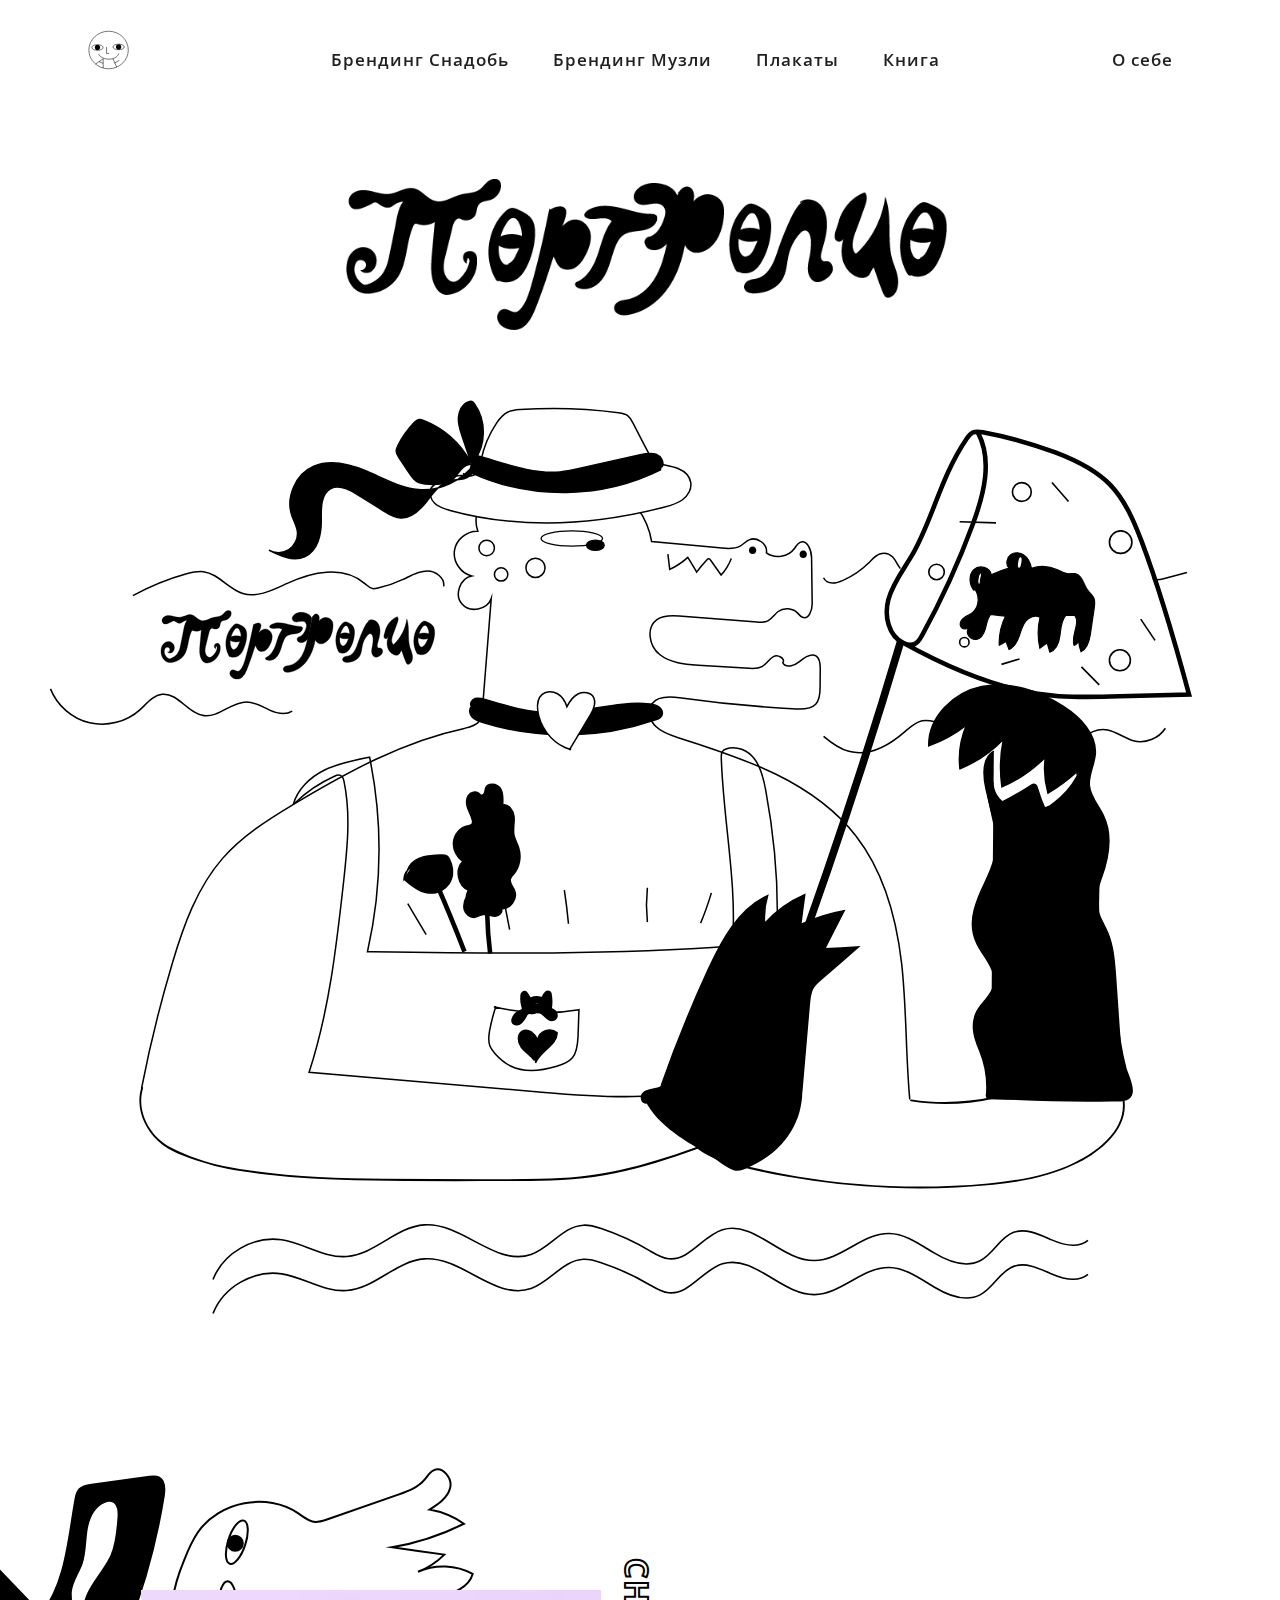
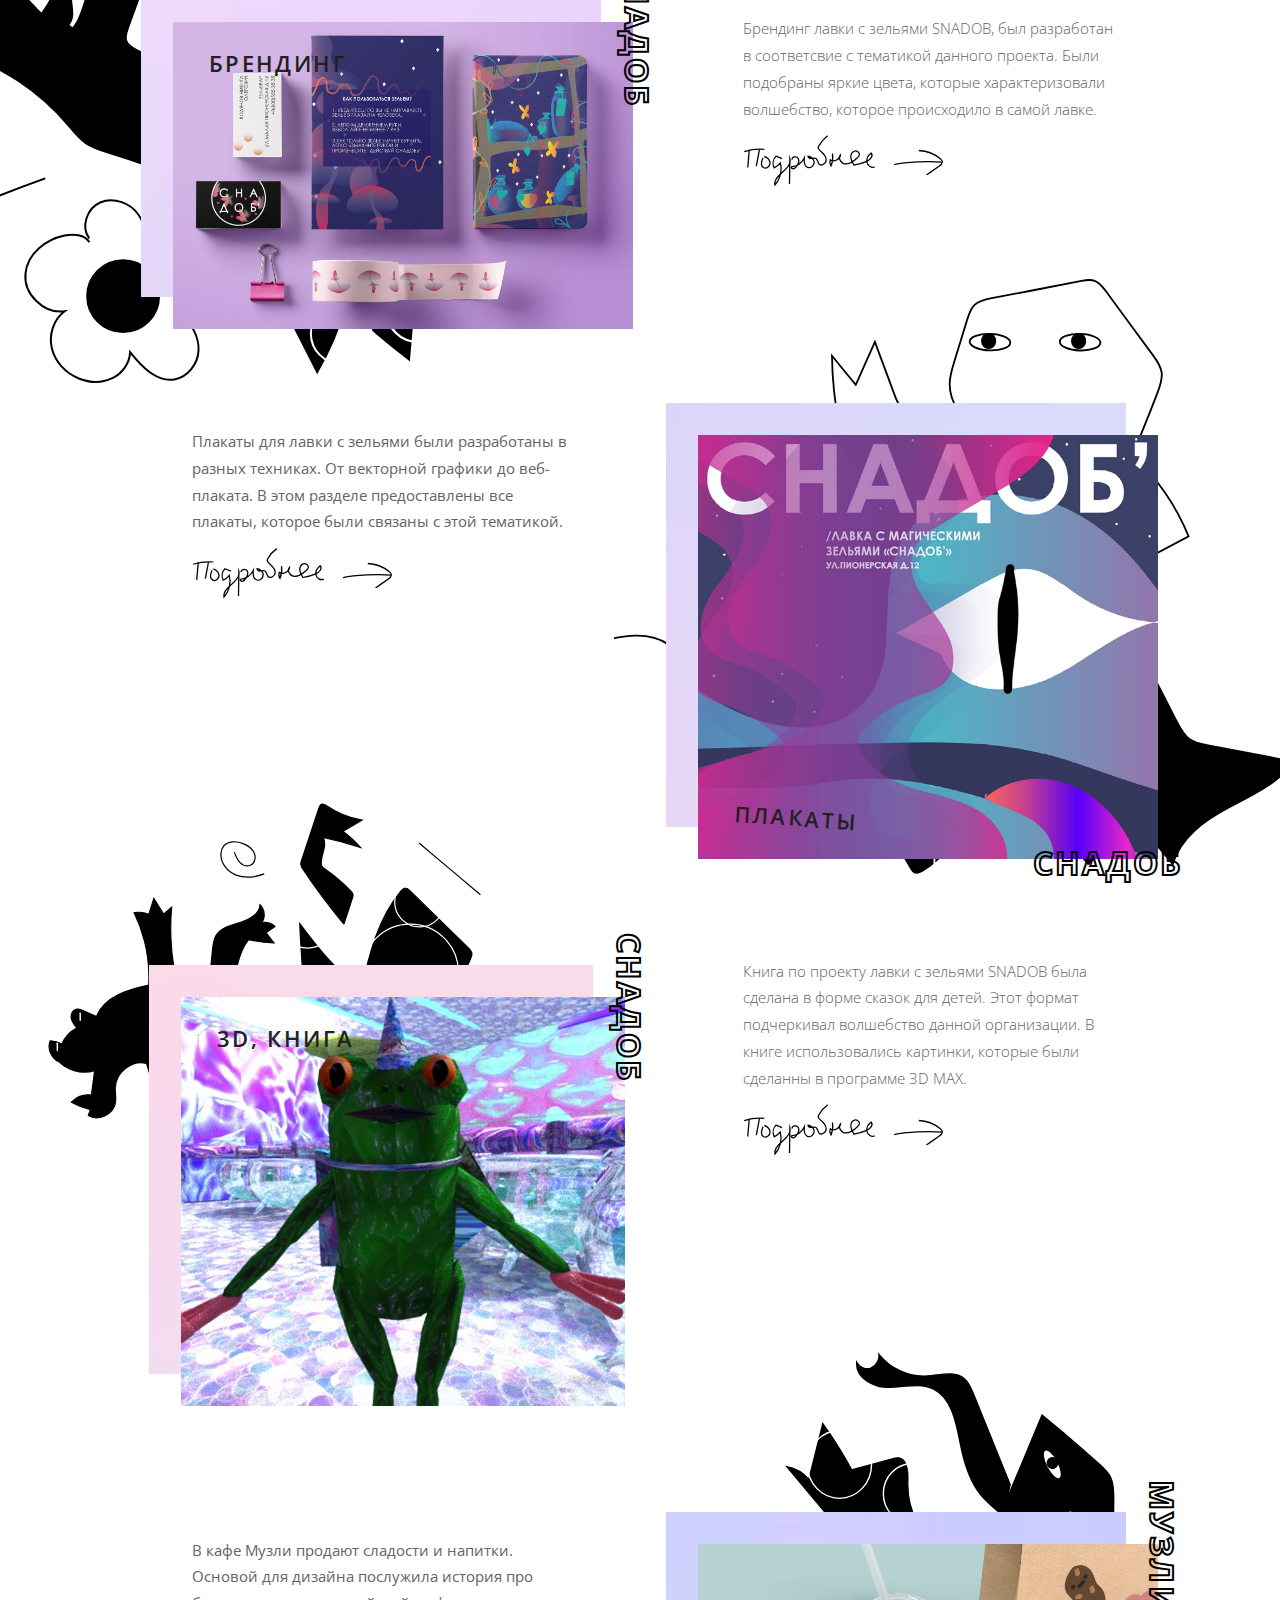
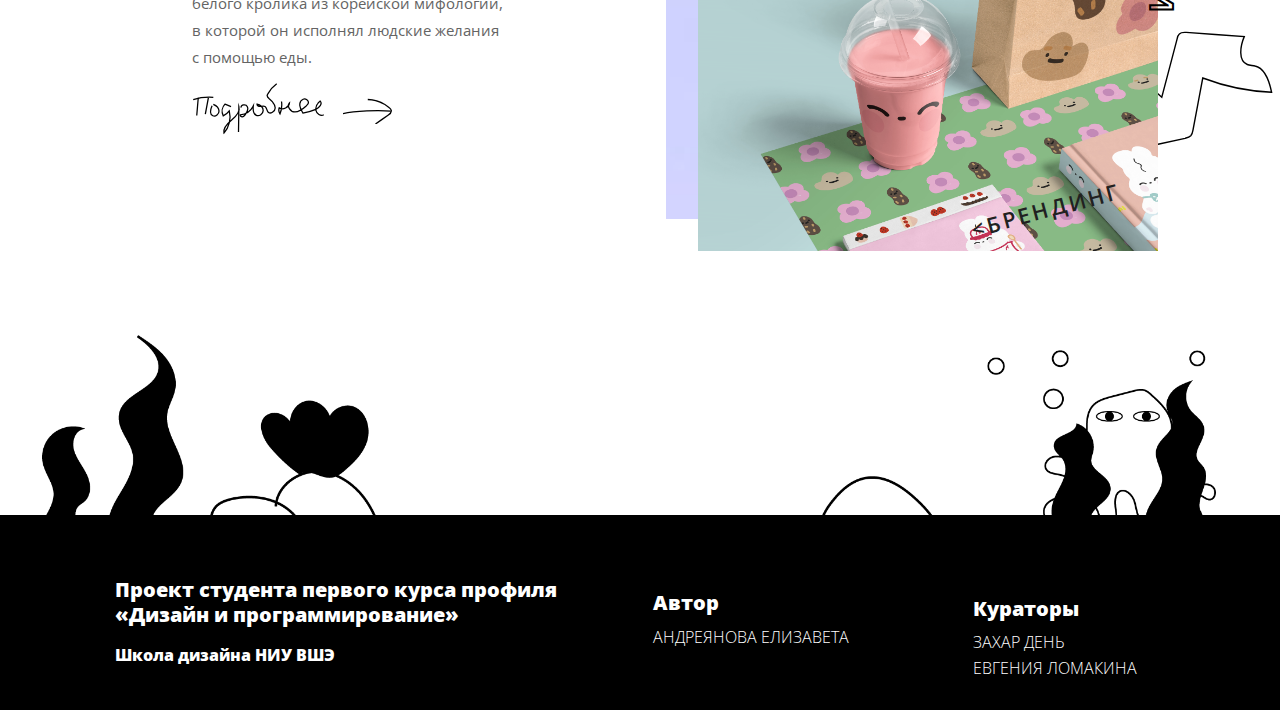
<file: index.html>
﻿
<!DOCTYPE html>
<html class="no-js" lang="en">

<head>
	<meta charset="utf-8">
	<title>Портфолио</title>

	<meta name="viewport" content="width=device-width, initial-scale=1, maximum-scale=1">
	<meta name="theme-color" content="#212121" />
	<meta name="msapplication-navbutton-color" content="#212121" />
	<meta name="apple-mobile-web-app-status-bar-style" content="#212121" />

	<link href="https://fonts.googleapis.com/css?family=Work+Sans:100,200,300,400,500,600,700,800,900" rel="stylesheet" />
	<link href="https://fonts.googleapis.com/css?family=Poppins:100,100i,200,200i,300,300i,400,400i,500,500i,600,600i,700,700i,800,800i,900,900i" rel="stylesheet" />


	<link rel="stylesheet" href="css/font-awesome.min.css" />
	<link rel="stylesheet" href="css/style.css" />
	<link rel="stylesheet" href="css/ionicons.min.css" />
	<link rel="stylesheet" href="css/owl.carousel.css" />
	<link rel="stylesheet" href="css/owl.transitions.css" />



</head>

<body class="royal_preloader">

	<div id="royal_preloader"></div>


	<nav id="menu-wrap" class="menu-back cbp-af-header">
		<div class="menu">
			<a href="index.html">
				<div class="logo"></div>
			</a>
			<ul>
				<li><a href="project.html">Брендинг Снадобь</a></li>
				<li><a href="project3.html">Брендинг Музли</a></li>
				<li><a href="project1.html">Плакаты</a></li>
				<li><a href="project2.html">Книга</a></li>
				<li class="uy">
					<a class="shadow-hover" href="about.html">О себе</a></li>
				<ul>
		</div>
	</nav>

	<main>
		<img class="namep" src="img/1/name.png"></img>
		<img class="croc" src="img/1/croc.svg"></img>
		<img class="frogs" src="img/1/frogs.svg"></img>
		<img class="what" src="img/1/what.svg"></img>
		<img src="img/1/asssSSS.svg" class="wawe"></img>
		<div class="content padding-top-bottom-big" id="top-scroll">
			<div class="service-texta">
				<a class="grid__item" href="project.html">
					<div class="box">
						<div class="box__shadow pattern-1"></div>
						<img class="box__img" src="img/1/glass2.png" alt="Some image" />
						<h3 class="box__title"><span class="box__title-inner" data-hover="СНАДОБ">СНАДОБ</span></h3>
						<h4 class="box__text"><span class="box__text-inner">Брендинг</span></h4>
					</div>
				</a>

				<div class="fa">
					<p class="fa">Брендинг лавки с зельями SNADOB, был разработан в соответсвие с тематикой данного проекта. Были подобраны яркие цвета, которые характеризовали волшебство, которое происходило в самой лавке.</p>
					<a href="project.html"><img class="words" src="img/1/words.svg"></img></a>
					<a href="project.html"><img class="strelka" src="img/1/strelka.svg"></img></a>
				</div>
				<div class="fi">
					<p class="faa">Плакаты для лавки с зельями были разработаны в разных техниках. От векторной графики до веб-плаката. В этом разделе предоставлены все плакаты, которое были связаны с этой тематикой.</p>
					<a href="project1.html"><img class="wordss" src="img/1/words.svg"></img></a>
					<a href="project1.html"><img class="strelkaa" src="img/1/strelka.svg"></img></a>
				</div>
				<a class="grid__item" href="project1.html">
					<div class="box">
						<div class="box__shadow pattern-2"></div>
						<img class="box__img" src="img/1/glass3.png" alt="Some image" />
						<h3 class="box__title box__title--straight box__title--bottom"><span class="box__title-inner" data-hover="СНАДОБ">СНАДОБ</span></h3>
						<h4 class="box__text box__text--bottom"><span class="box__text-inner box__text-inner--rotated1">Плакаты</span></h4>
					</div>
				</a>

				<a class="grid__item" href="project2.html">
					<div class="boxx">
						<div class="box__shadow pattern-3"></div>
						<img class="box__img" src="img/1/glass4.png" alt="Some image" />
						<h3 class="box__title"><span class="box__title-inner" data-hover="СНАДОБ">СНАДОБ</span></h3>
						<h4 class="box__text box__text--topcloser"><span class="box__text-inner">3D, книга</span></h4>
					</div>
				</a>
				<div class="fa">
					<p class="fa">Книга по проекту лавки с зельями SNADOB была сделана в форме сказок для детей. Этот формат подчеркивал волшебство данной организации. В книге использовались картинки, которые были сделанны в программе 3D MAX.</p>
					<a href="project2.html"><img class="words" href="project2.html" src="img/1/words.svg"></img></a>
					<a href="project2.html"><img class="strelka" src="img/1/strelka.svg"></img></a>
				</div>
				<div class="fii">
					<p class="fsfs">В&nbsp;кафе Музли продают сладости и&nbsp;напитки. Основой для дизайна послужила история про белого кролика из&nbsp;корейской мифологии, в&nbsp;которой он&nbsp;исполнял людские желания с&nbsp;помощью еды.</p>
					<a href="project3.html"><img class="wordsss" href="project3.html" src="img/1/words.svg"></img></a>
					<a href="project3.html"> <img class="strelkaaa" src="img/1/strelka.svg"></img></a>
				</div>
				<a class="grid__item" href="project3.html">
					<div class="box">
						<div class="box__shadow pattern-4"></div>
						<img class="box__img" src="img/1/glass1.png" alt="Some image" />
						<h3 class="box__title"><span class="box__title-inner" data-hover="МOOZLI">Музли</span></h3>
						<h4 class="box__text box__text--bottom box__text--right"><span class="box__text-inner box__text-inner--rotated3">
								<Брендинг</span> </h4> </div> </a> </div> </div> <div class="gi" href="">
									<img src="img/1/ass.svg" class="girl"></img>
					</div>
					<img src="img/1/asssS.svg" class="wu"></img>
					<img src="img/1/asss.svg" class="q"></img>
					<img src="img/1/as.svg" class="so"></img>
					<img src="img/1/asssSS.png" class="frog"></img>

					<div class="section footer padding-top-big background-image-cover" style="background-color: black;">

						<h5 class="op">Проект студента первого курса профиля <br>«Дизайн и программирование»
						</h5>
						<h6 class="opp">Школа дизайна НИУ ВШЭ</h6>
						<h5 class="avtor">Автор</h5>
						<h6 class="name">Андреянова Елизавета </h6>
						<h5 class="cu">Кураторы</h5>
						<h6 class="curate">Захар День<br>
							Евгения Ломакина</h6>

					</div>

	</main>

	<script src="js/jquery.js"></script>
	<script src="js/royal_preloader.min.js"></script>
	<script src="js/popper.min.js"></script>
	<script src="js/plugins.js"></script>
	<script src="js/custom.js"></script>


</body>

</html>
</file>
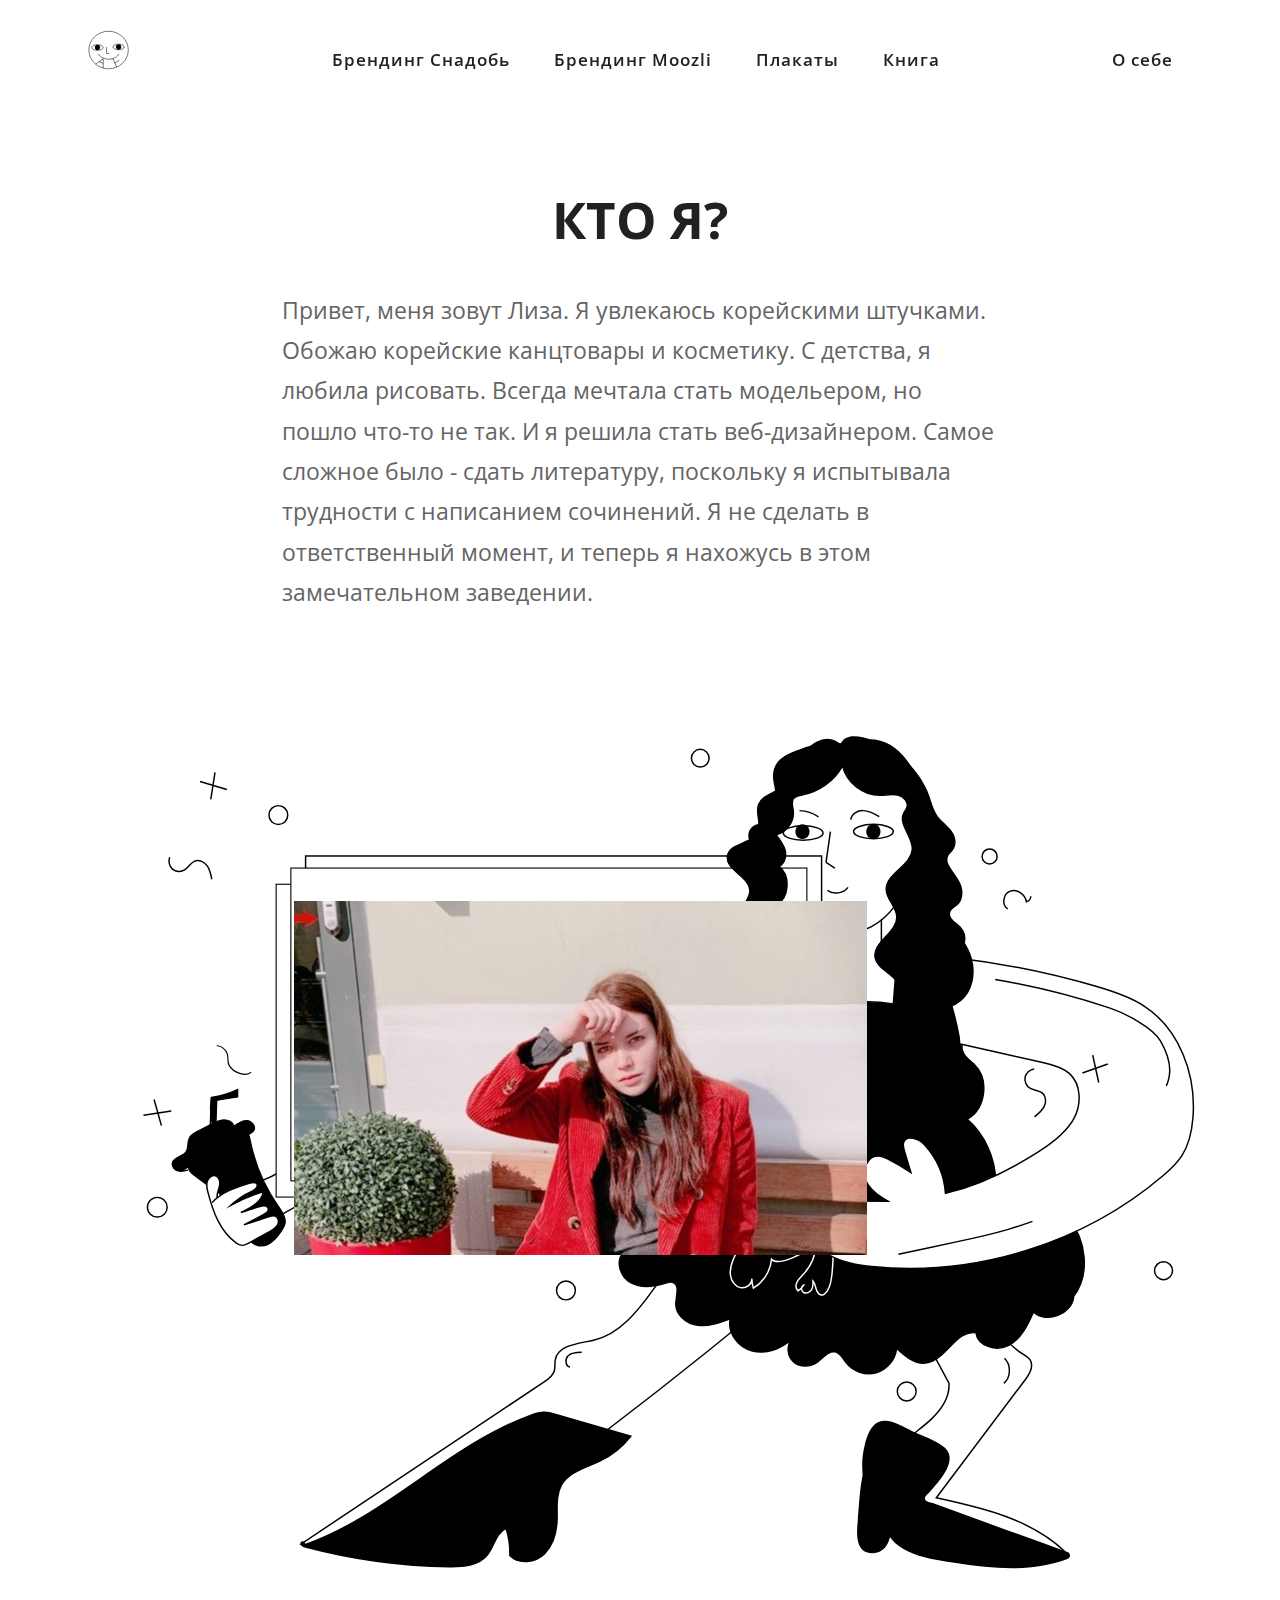
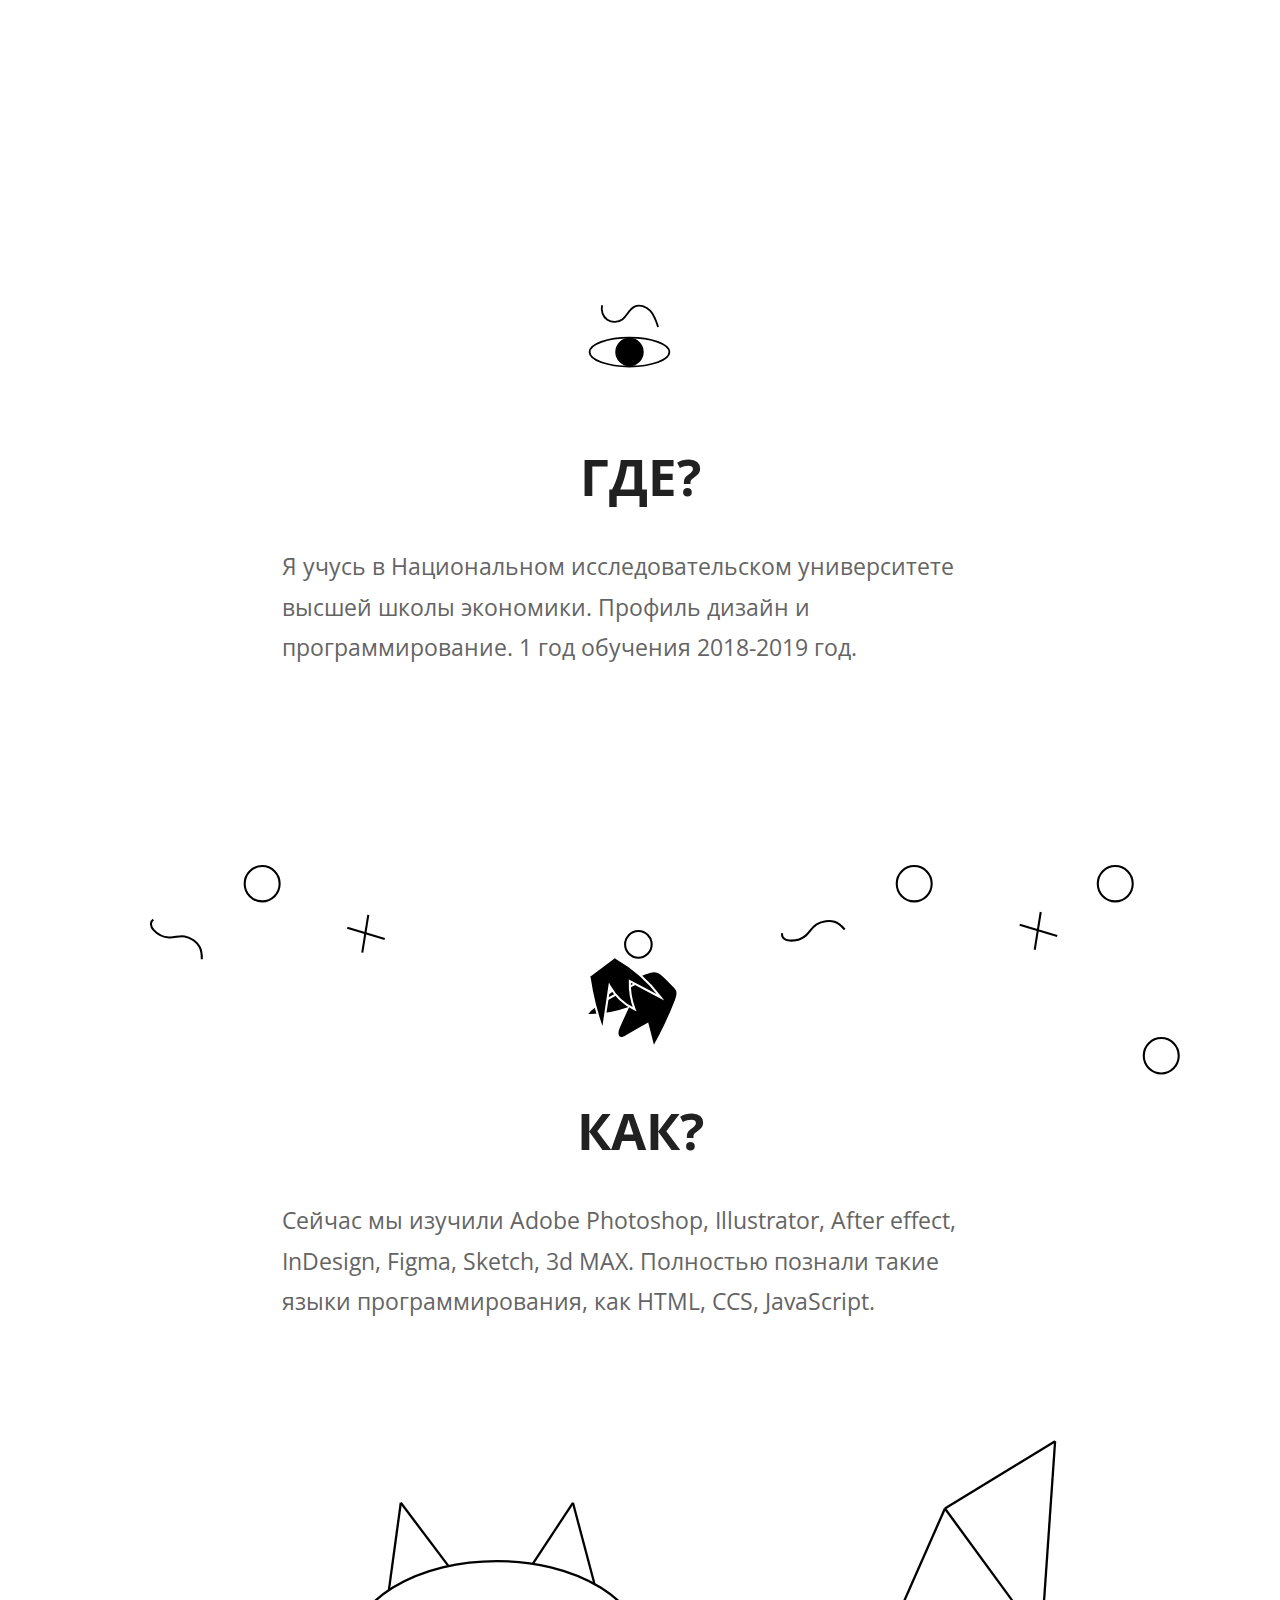
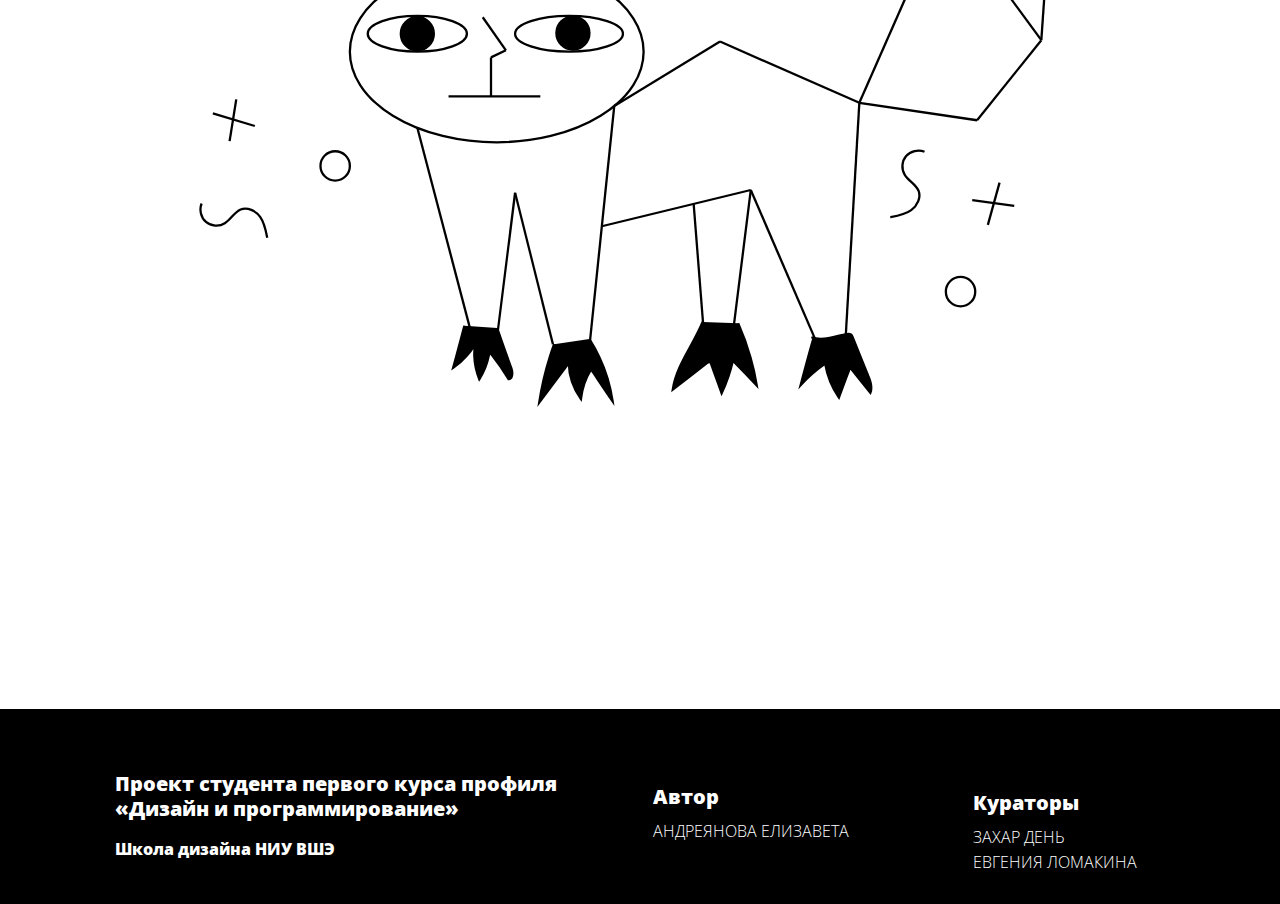
<file: about.html>
﻿<html class="no-js" lang="en">

<head>
	<meta charset="utf-8">
	<title>О себе</title>
	<meta name="viewport" content="width=device-width, initial-scale=1, maximum-scale=1">
	<meta name="theme-color" content="#212121" />
	<meta name="msapplication-navbutton-color" content="#212121" />
	<meta name="apple-mobile-web-app-status-bar-style" content="#212121" />
	<link href="https://fonts.googleapis.com/css?family=Work+Sans:100,200,300,400,500,600,700,800,900" rel="stylesheet" />
	<link href="https://fonts.googleapis.com/css?family=Poppins:100,100i,200,200i,300,300i,400,400i,500,500i,600,600i,700,700i,800,800i,900,900i" rel="stylesheet" />
	<link rel="stylesheet" href="css/font-awesome.min.css" />
	<link rel="stylesheet" href="css/style.css" />
	<link rel="stylesheet" href="css/ionicons.min.css" />
	<link rel="stylesheet" href="css/owl.carousel.css" />
	<link rel="stylesheet" href="css/owl.transitions.css" />
</head>

<body class="royal_preloader">

	<div id="royal_preloader"></div>

	<nav id="menu-wrap" class="menu-back cbp-af-header">
		<div class="menu">
			<a href="index.html">
				<div class="logo"></div>
			</a>
			<ul>
				<li><a href="project.html">Брендинг Снадобь</a></li>
				<li><a href="project3.html">Брендинг Moozli</a></li>
				<li><a href="project1.html">Плакаты</a></li>
				<li><a href="project2.html">Книга</a></li>
				<li class="uy">
					<a class="shadow-hover" href="about.html">О себе</a></li>
				<ul>
		</div>
	</nav>


	<div class="section padding-top-hero padding-bottom-big">
		<div class="container">
			<div class="row">
				<div class="col-md-12 page-center-text-wrap text-center">
					<h2 class="u">КТО Я?</h2>
					<p class="do">Привет, меня зовут Лиза. Я увлекаюсь корейскими штучками. Обожаю корейские канцтовары и косметику. С детства, я любила рисовать. Всегда мечтала стать модельером, но пошло что-то не так. И я решила стать веб-дизайнером. Самое
						сложное было - сдать литературу, поскольку я испытывала трудности с написанием сочинений. Я не сделать в ответственный момент, и теперь я нахожусь в этом замечательном заведении. </p>
				</div>
			</div>
		</div>
	</div>

	<div class="section padding-top-hero padding-bottom-big">
		<div class="container">
			<div class="row">
				<div class="col-md-12 page-center-text-wrap text-center">
					<img src="img/1/about.svg" class="about"></img>
				</div>
			</div>
		</div>
	</div>

	<div class="section padding-top-hero padding-bottom-big">
		<div class="container">
			<div class="row">
				<div class="col-md-12 page-center-text-wrap text-center">
					<img src="img/1/foto.jpg" class="foto"></img>
				</div>
			</div>
		</div>
	</div>

	<div class="section padding-top-hero padding-bottom-big">
		<div class="container">
			<div class="row">
				<div class="col-md-12 page-center-text-wrap text-center">
					<img src="img/1/w.svg" class="w"></img>
				</div>
			</div>
		</div>
	</div>

	<div class="section padding-top-hero padding-bottom-big">
		<div class="container">
			<div class="row">
				<div class="col-md-12 page-center-text-wrap text-center">
					<h2 class="e">ГДЕ?</h2>
					<p class="do">Я учусь в Национальном исследовательском университете высшей школы экономики. Профиль дизайн и программирование. 1 год обучения 2018-2019 год.</p>
				</div>
			</div>
		</div>
	</div>

	<div class="section padding-top-hero padding-bottom-big">
		<div class="container">
			<div class="row">
				<div class="col-md-12 page-center-text-wrap text-center">
					<img src="img/1/izo.svg" class="izo"></img>
				</div>
			</div>
		</div>
	</div>

	<div class="section padding-top-hero padding-bottom-big">
		<div class="container">
			<div class="row">
				<div class="col-md-12 page-center-text-wrap text-center">
					<img src="img/1/ww.svg" class="waw"></img>
				</div>
			</div>
		</div>
	</div>

	<div class="section padding-top-hero padding-bottom-big">
		<div class="container">
			<div class="row">
				<div class="col-md-12 page-center-text-wrap text-center">
					<h2 class="ui">КАК?</h2>
					<p class="do">Сейчас мы изучили Adobe Photoshop, Illustrator, After effect, InDesign, Figma, Sketch, 3d MAX. Полностью познали такие языки программирования, как HTML, CCS, JavaScript.</p>
				</div>
			</div>
		</div>
	</div>
	<img src="img/1/fox.svg" class="fox"></img>

	<div class="section footer padding-top-big background-image-cover" style="background-color: black;">

		<h5 class="op">Проект студента первого курса профиля <br>«Дизайн и программирование»
		</h5>
		<h6 class="opp">Школа дизайна НИУ ВШЭ</h6>
		<h5 class="avtor">Автор</h5>
		<h6 class="name">Андреянова Елизавета </h6>
		<h5 class="cu">Кураторы</h5>
		<h6 class="curate">Захар День<br>
			Евгения Ломакина</h6>

	</div>

	</main>


	<script src="js/jquery.js"></script>
	<script src="js/royal_preloader.min.js"></script>
	<script src="js/popper.min.js"></script>
	<script src="js/plugins.js"></script>
	<script src="js/custom.js"></script>

</body>

</html>
</file>
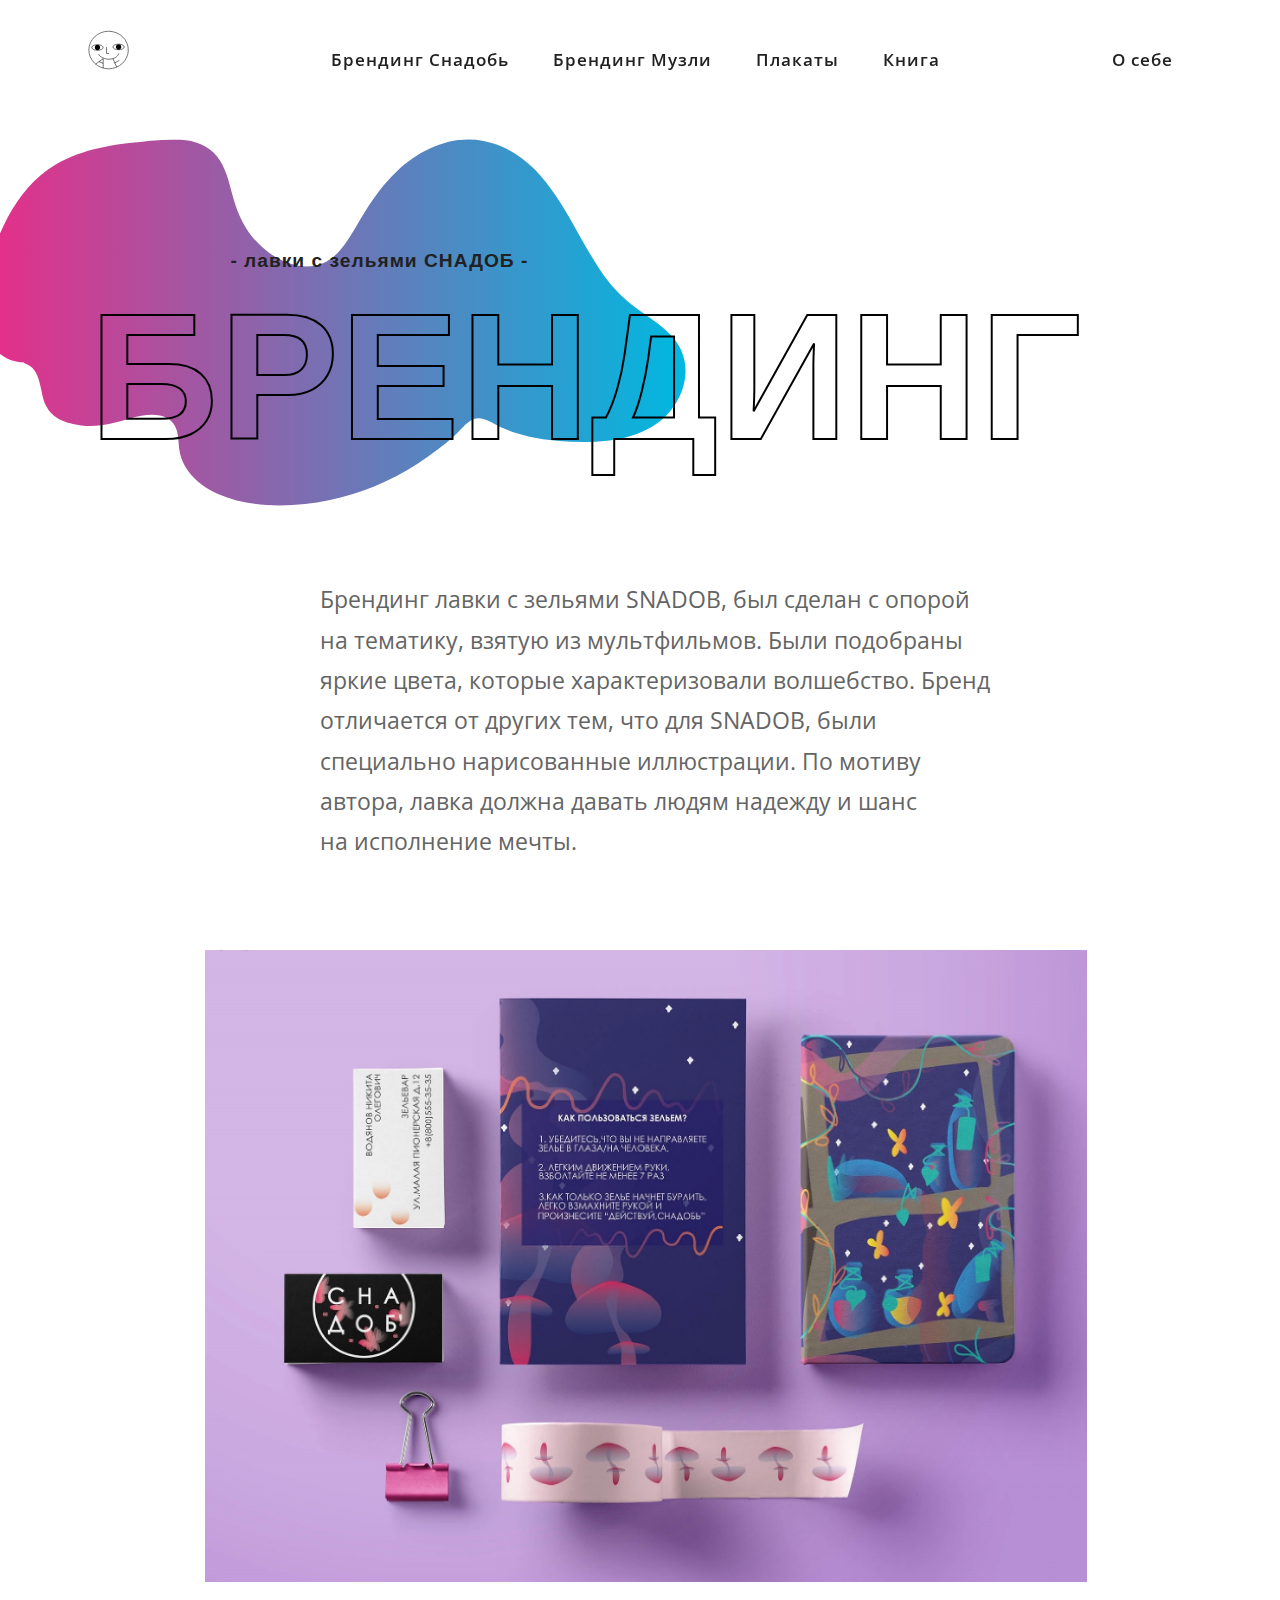
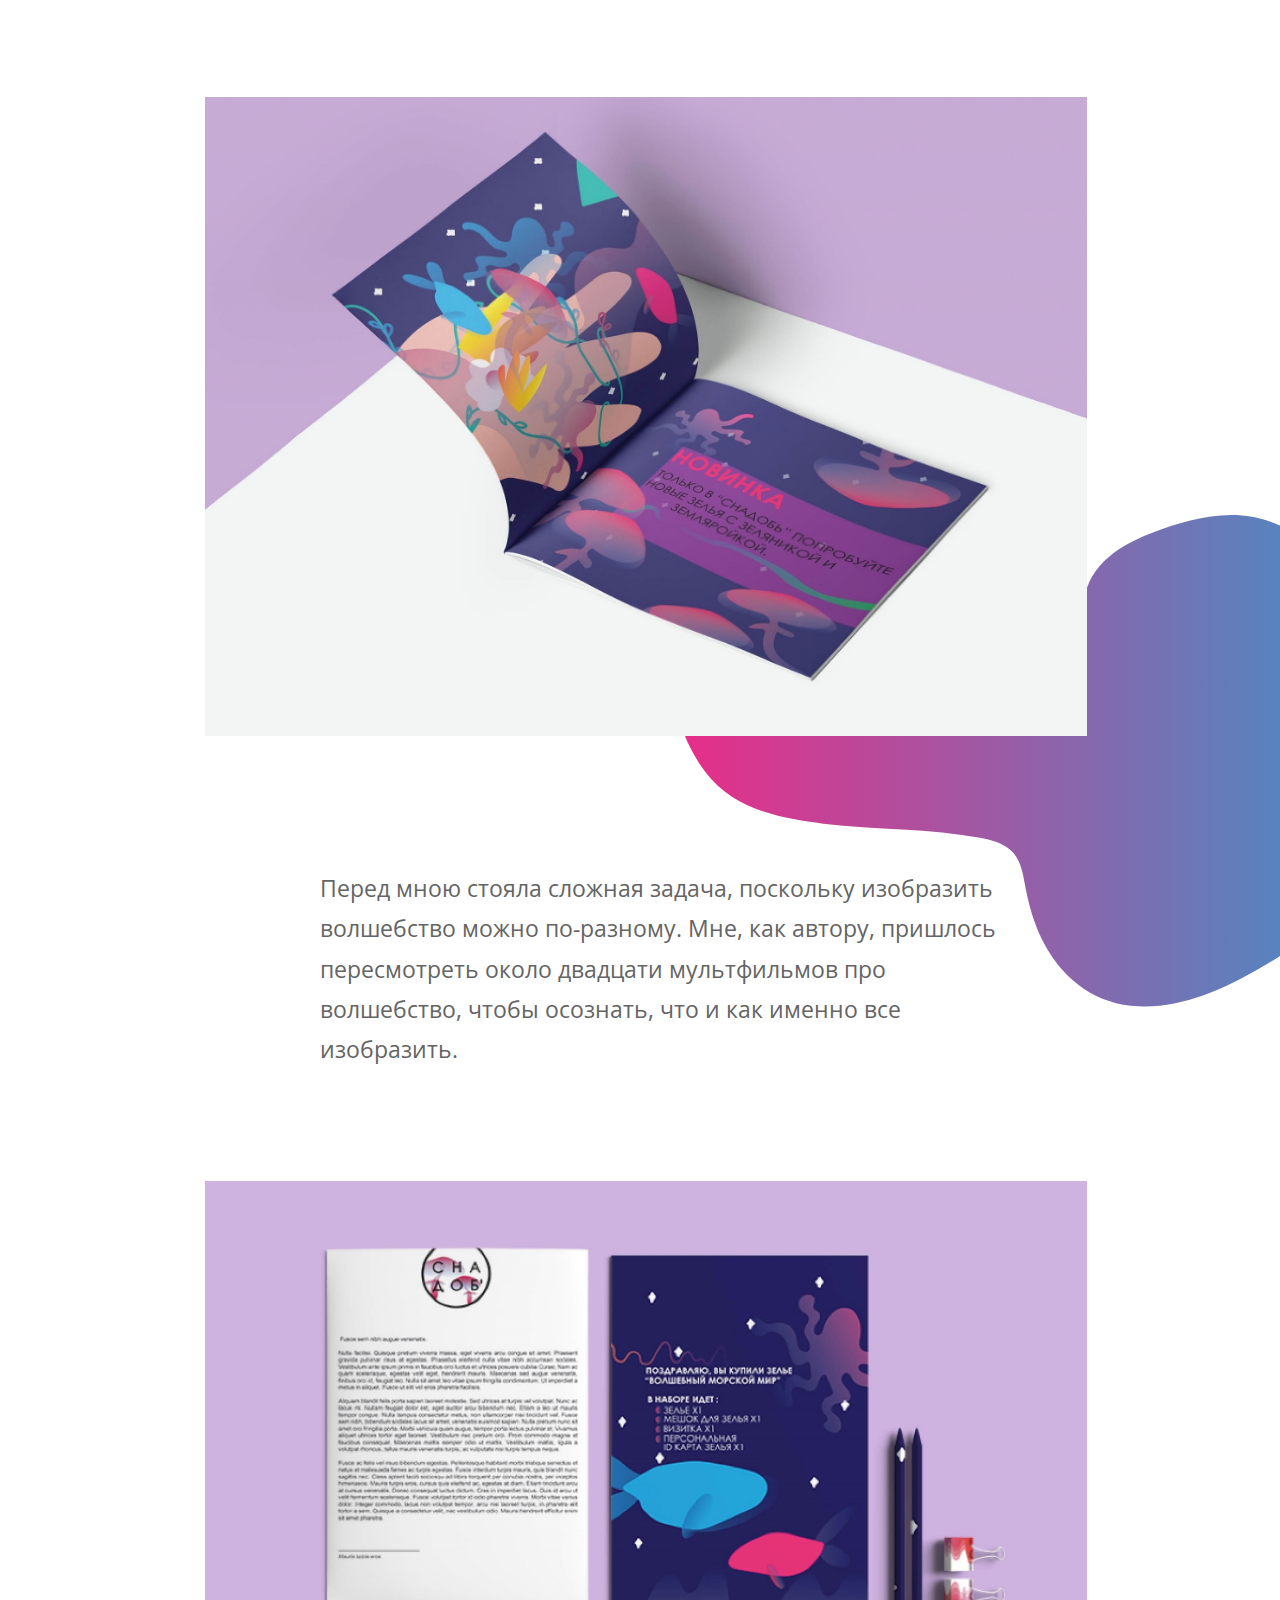
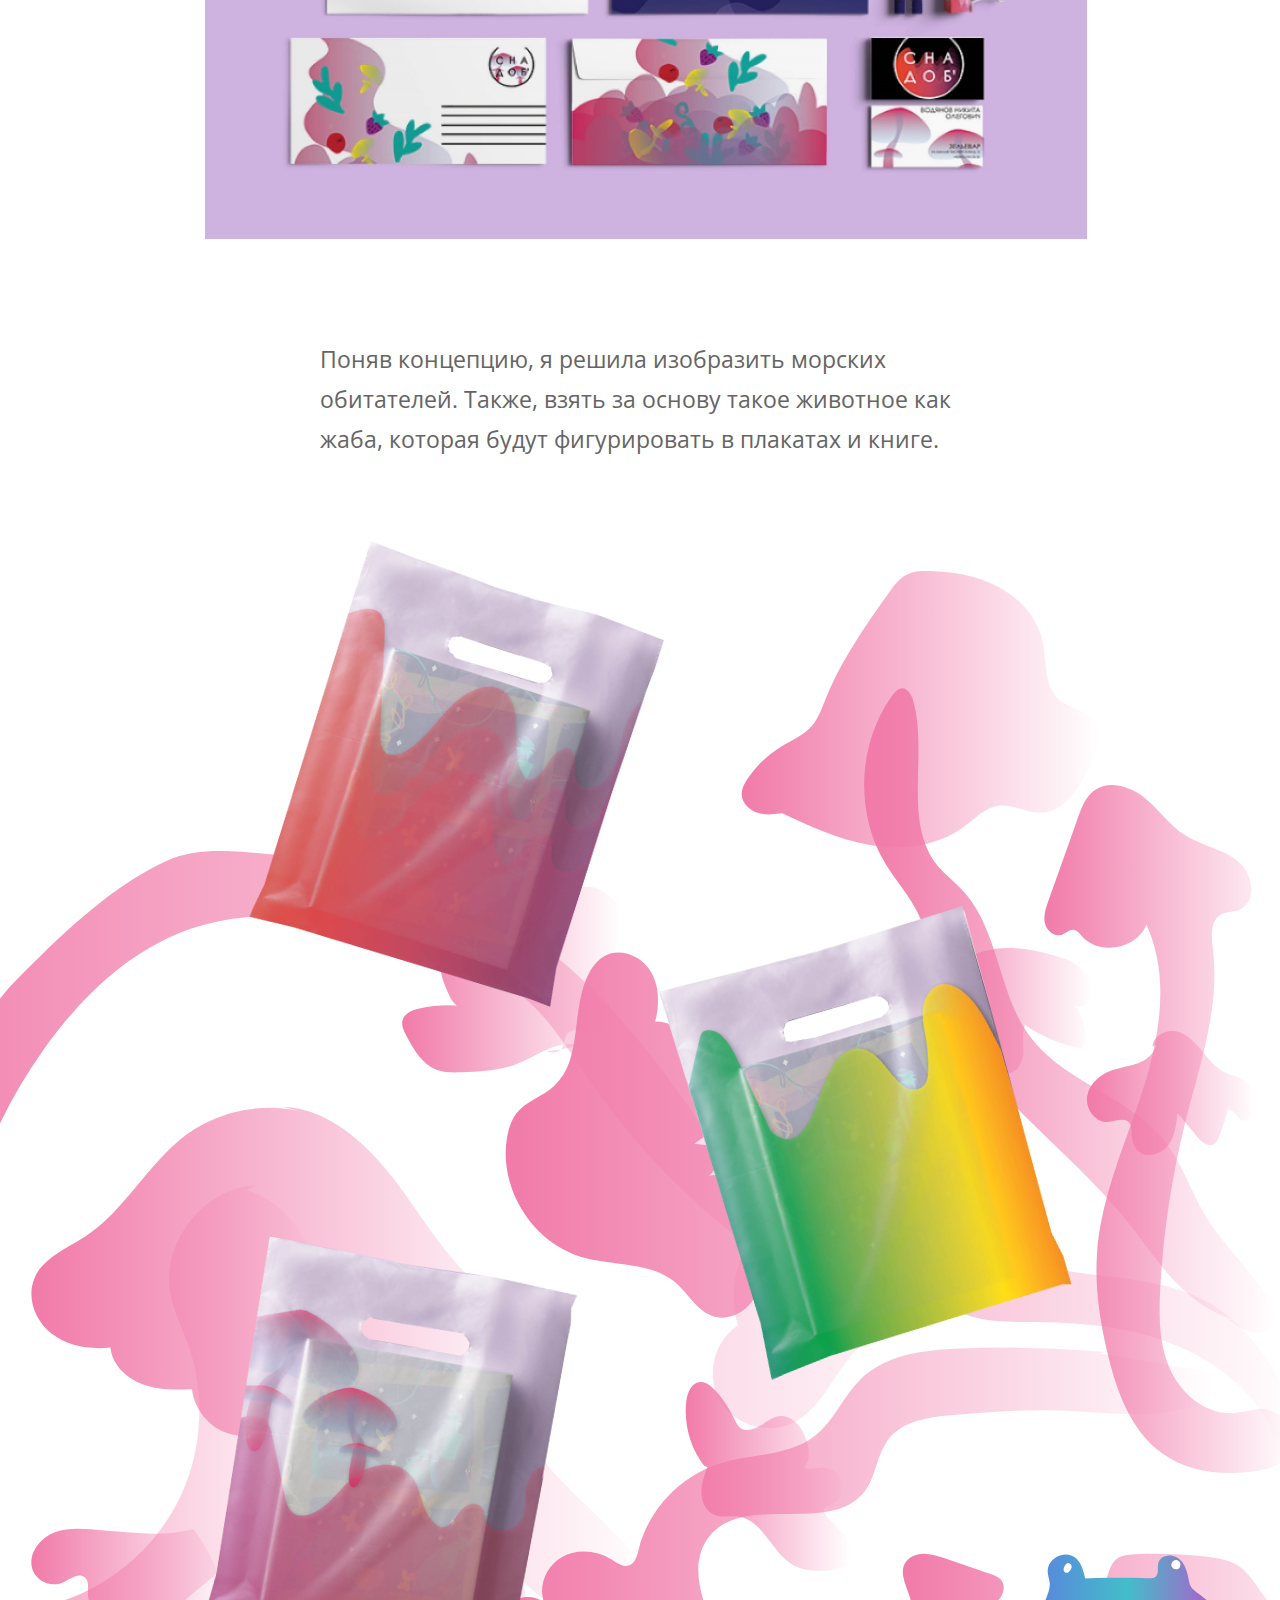
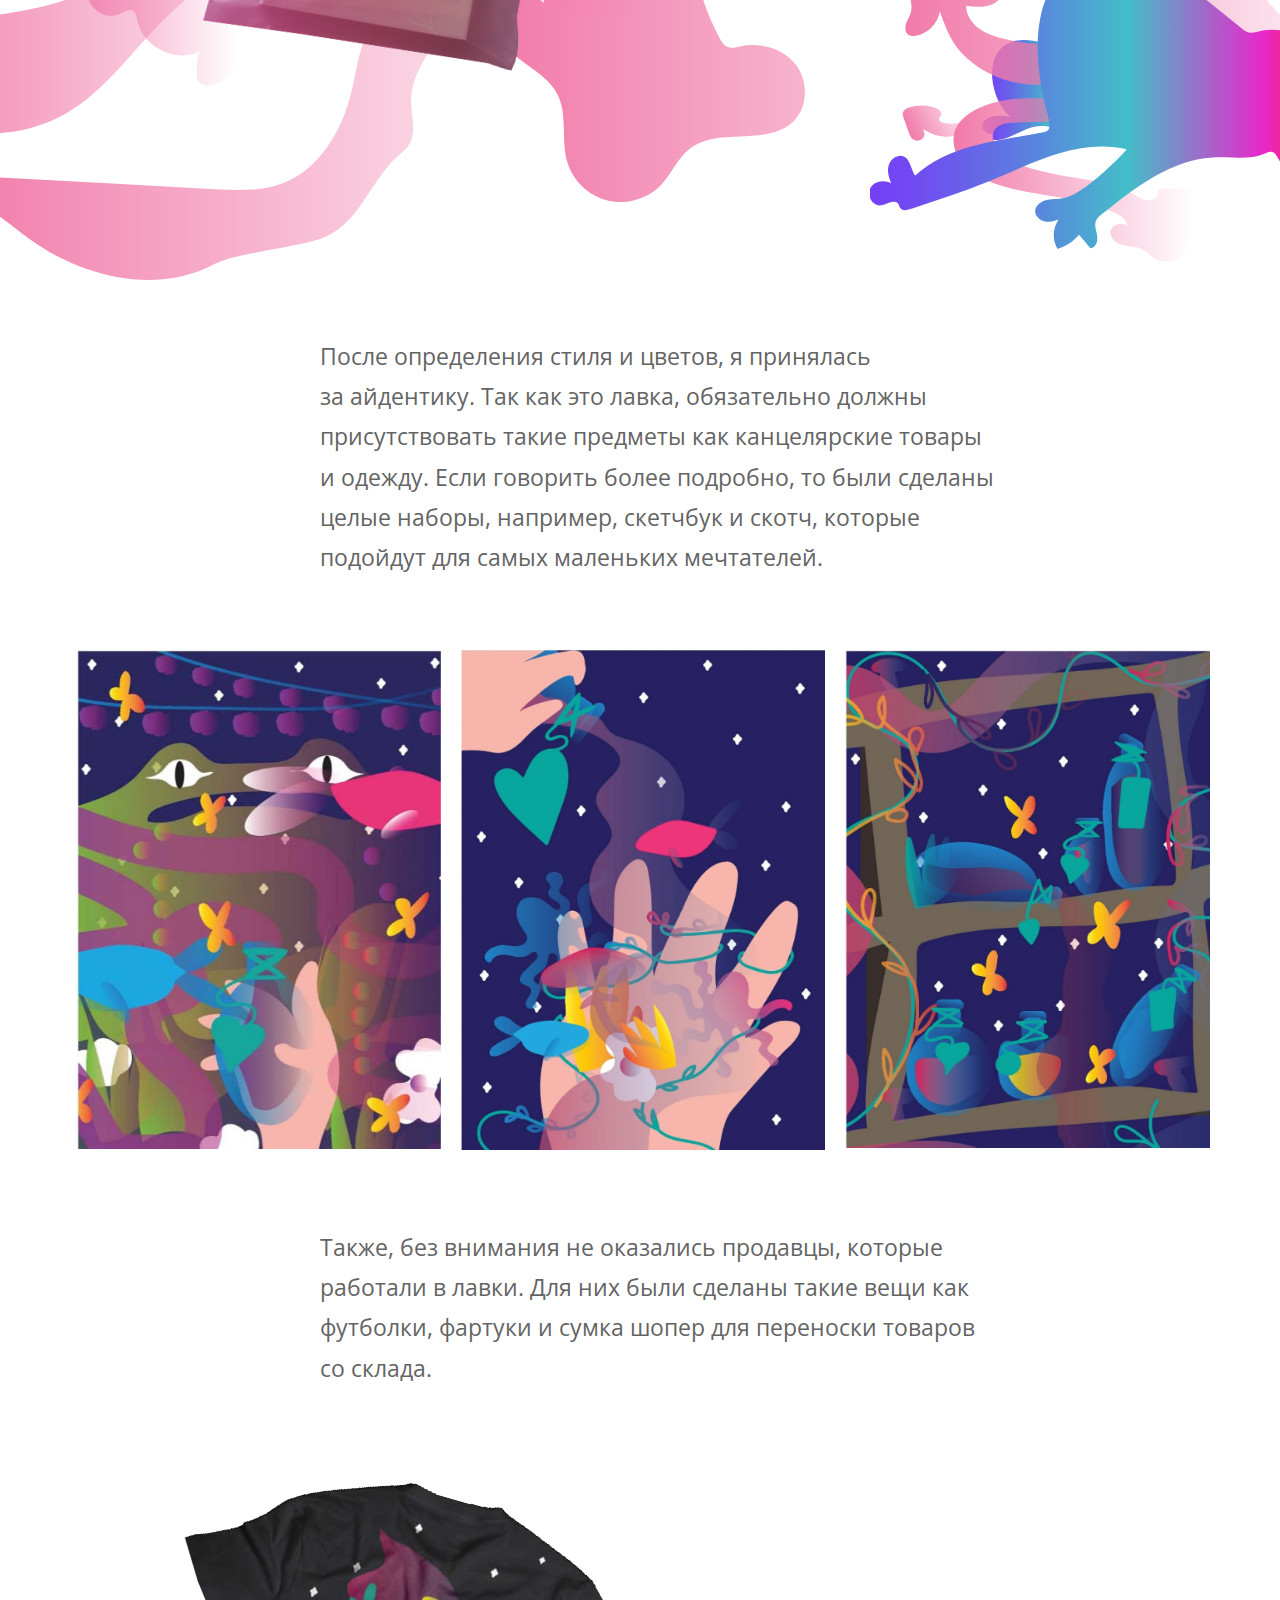
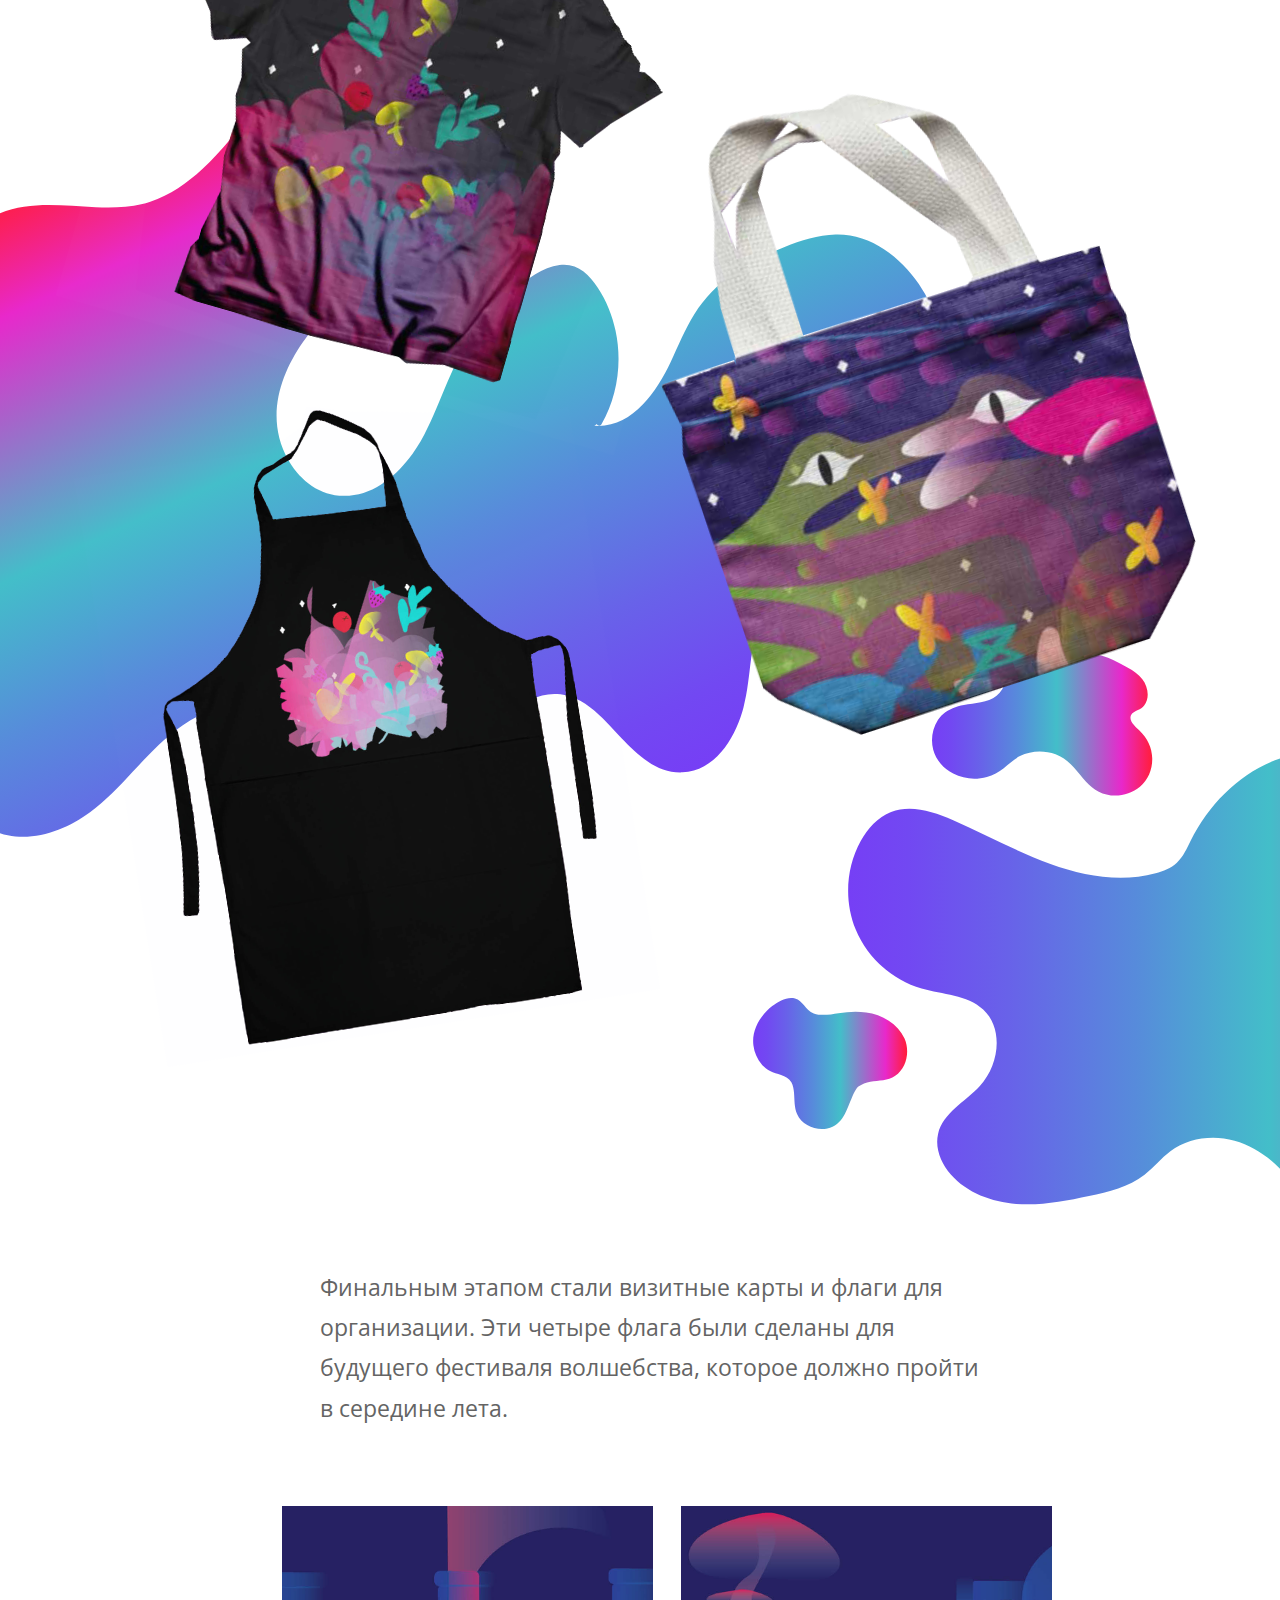
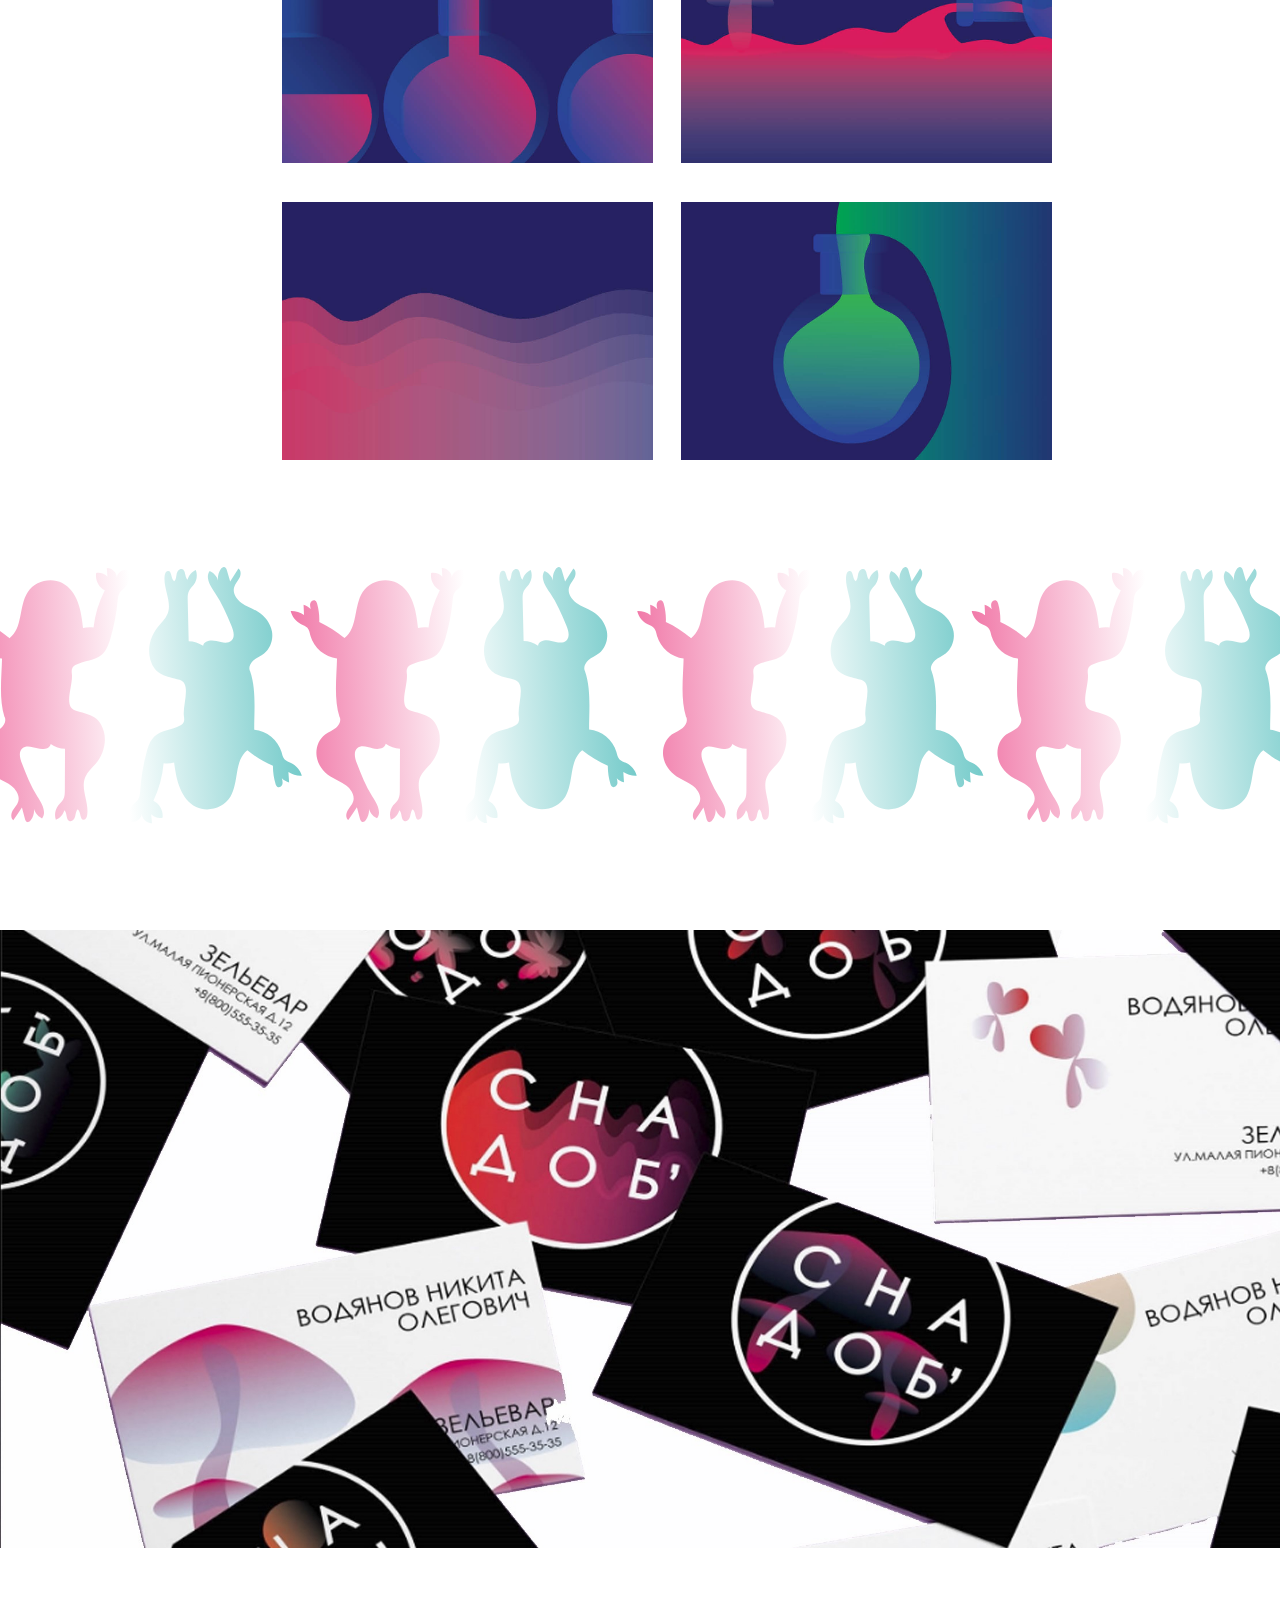
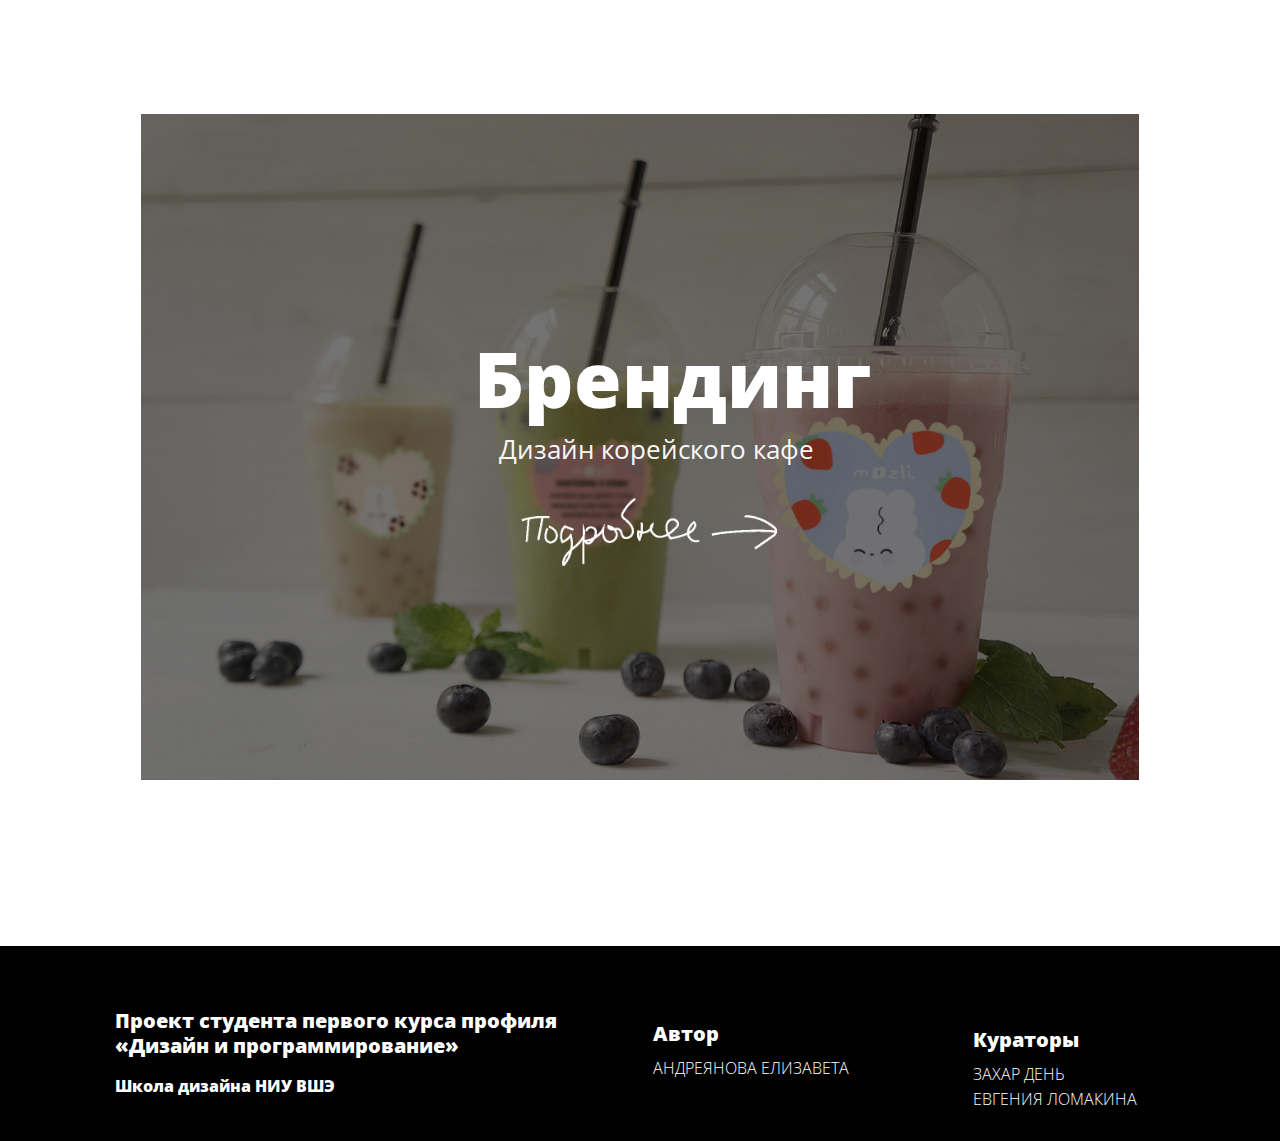
<file: project.html>
﻿<html class="no-js" lang="en">

<head>
	<meta charset="utf-8">
	<title>Брендинг СНАДОБ</title>
	<meta name="viewport" content="width=device-width, initial-scale=1, maximum-scale=1">
	<meta name="theme-color" content="#212121" />
	<meta name="msapplication-navbutton-color" content="#212121" />
	<meta name="apple-mobile-web-app-status-bar-style" content="#212121" />
	<link href="https://fonts.googleapis.com/css?family=Work+Sans:100,200,300,400,500,600,700,800,900" rel="stylesheet" />
	<link href="https://fonts.googleapis.com/css?family=Poppins:100,100i,200,200i,300,300i,400,400i,500,500i,600,600i,700,700i,800,800i,900,900i" rel="stylesheet" />
	<link rel="stylesheet" href="css/font-awesome.min.css" />
	<link rel="stylesheet" href="css/style.css" />
	<link rel="stylesheet" href="css/ionicons.min.css" />
	<link rel="stylesheet" href="css/owl.carousel.css" />
	<link rel="stylesheet" href="css/owl.transitions.css" />
</head>

<nav id="menu-wrap" class="menu-back cbp-af-header">
	<div class="menu">
		<a href="index.html">
			<div class="logo"></div>
		</a>
		<ul>
			<li><a href="project.html">Брендинг Снадобь</a></li>
			<li><a href="project3.html">Брендинг Музли</a></li>
			<li><a href="project1.html">Плакаты</a></li>
			<li><a href="project2.html">Книга</a></li>
			<li class="uy">
				<a class="shadow-hover" href="about.html">О себе</a></li>
			<ul>
	</div>
</nav>

<main class="over-hide">



	<div class="section padding-top-hero">
		<div class="container">
			<div class="row">
				<div class="col-md-12 page-center-text-wrap text-center">
					<h1 class="parallax-fade-top-2"><strong>-</strong> лавки с зельями СНАДОБ <strong>-</strong><br><span>БРЕНДИНГ</span></h1>
				</div>
			</div>
		</div>
	</div>
	<img src="img/1/water1.svg" class="water111"></img>

	<div class="section padding-top-bottom">
		<div class="container">
			<div class="row justify-content-center">
				<div class="col-md-8 text-center" data-scroll-reveal="enter bottom move 60px over 0.6s after 0.1s">
					<p class="lead">Брендинг лавки с&nbsp;зельями SNADOB, был сделан с&nbsp;опорой на&nbsp;тематику, взятую из&nbsp;мультфильмов. Были подобраны яркие цвета, которые характеризовали волшебство. Бренд отличается от&nbsp;других тем, что для SNADOB,
						были специально нарисованные иллюстрации.
						По&nbsp;мотиву автора, лавка должна давать людям надежду и&nbsp;шанс на&nbsp;исполнение мечты.</p>
				</div>
			</div>
		</div>
	</div>

	<div class="section padding-top-big">
		<div class="container">
			<div class="row">
				<div class="col-md-12" data-scroll-reveal="enter bottom move 60px over 0.6s after 0.1s">
					<div class="brend1">
						<img src="img/1/4.png" class="brend1">
					</div>
				</div>

				<img src="img/1/water2.svg" class="water1111"></img>

				<div class="col-md-6 pt-4" data-scroll-reveal="enter bottom move 60px over 0.6s after 0.1s">
					<div class="brend2">
						<img src="img/1/5.png" class="brend2">
					</div>
				</div>

				<div class="section padding-top-bottom">
					<div class="container">
						<div class="row justify-content-center">
							<div class="col-md-8 text-center" data-scroll-reveal="enter bottom move 60px over 0.6s after 0.1s">
								<p class="lead">Перед мною стояла сложная задача, поскольку изобразить волшебство можно по-разному. Мне, как автору, пришлось пересмотреть около двадцати мультфильмов про волшебство, чтобы осознать, что и&nbsp;как именно все изобразить.</p>
							</div>
						</div>
					</div>
				</div>

				<div class="col-md-6 pt-4" data-scroll-reveal="enter bottom move 60px over 0.6s after 0.1s">
					<div class="brend3">
						<img src="img/1/6.png" class="brend3">
					</div>
				</div>
			</div>
		</div>
	</div>

	<div class="section padding-top-bottom">
		<div class="container">
			<div class="row justify-content-center">
				<div class="col-md-8 text-center" data-scroll-reveal="enter bottom move 60px over 0.6s after 0.1s">
					<p class="lead">Поняв концепцию, я&nbsp;решила изобразить морских обитателей. Также, взять за&nbsp;основу такое животное как жаба, которая будут фигурировать в&nbsp;плакатах и&nbsp;книге.</p>
				</div>
			</div>
		</div>
	</div>
	<img src="img/1/grib1.svg" class="water3"></img>
	<div class="col-md-12 mt-4" data-scroll-reveal="enter bottom move 60px over 0.6s after 0.1s">
		<div class="packing1">
			<img src="img/1/15.jpg" class="packing1">
		</div>
	</div>

	<div class="col-md-12 mt-4" data-scroll-reveal="enter bottom move 60px over 0.6s after 0.1s">
		<div class="packing2">
			<img src="img/1/16.jpg" class="packing2">
		</div>
	</div>
	<img src="img/1/grib.svg" class="water5"></img>
	<div class="col-md-12 mt-4" data-scroll-reveal="enter bottom move 60px over 0.6s after 0.1s">
		<div class="packing3">
			<img src="img/1/17.jpg" class="packing3">
		</div>
	</div>
	<img src="img/1/17.svg" class="wwa">
	<div class="section padding-top-bottom">
		<div class="container">
			<div class="row justify-content-center">
				<div class="col-md-8 text-center" data-scroll-reveal="enter bottom move 60px over 0.6s after 0.1s">
					<p class="lead">После определения стиля и&nbsp;цветов, я&nbsp;принялась за&nbsp;айдентику. Так как это лавка, обязательно должны присутствовать такие предметы как канцелярские товары и&nbsp;одежду. Если говорить более подробно, то&nbsp;были
						сделаны целые наборы, например, скетчбук и&nbsp;скотч, которые подойдут для самых маленьких мечтателей.</p>
				</div>
			</div>
		</div>
	</div>

	<div class="service-text11">
		<div class="col-md-12 mt-4" data-scroll-reveal="enter bottom move 60px over 0.6s after 0.1s">
			<img src="img/1/1.jpg" class="picture1"></img>
		</div>
		<div class="col-md-12 mt-4" data-scroll-reveal="enter bottom move 60px over 0.6s after 0.1s">
			<img src="img/1/2.png" class="picture2"></img>
		</div>
		<div class="col-md-12 mt-4" data-scroll-reveal="enter bottom move 60px over 0.6s after 0.1s">
			<img src="img/1/3.png" class="picture3"></img>
		</div>
	</div>

	<div class="col-md-12 mt-4" data-scroll-reveal="enter bottom move 60px over 0.6s after 0.1s">
		<p class="lead">Также, без внимания не&nbsp;оказались продавцы, которые работали в&nbsp;лавки. Для них были сделаны такие вещи как футболки, фартуки и&nbsp;сумка шопер для переноски товаров со&nbsp;склада.</p>
	</div>
	<div class="service-text2">
		<div class="col-md-12 mt-4" data-scroll-reveal="enter bottom move 60px over 0.6s after 0.1s">
			<img src="img/1/8.jpg" class="top"></img>
		</div>
		<div class="col-md-12 mt-4" data-scroll-reveal="enter bottom move 60px over 0.6s after 0.1s">
			<img src="img/1/9.jpg" class="top1"></img>
		</div>
		<div class="col-md-12 mt-4" data-scroll-reveal="enter bottom move 60px over 0.6s after 0.1s">
			<img src="img/1/88.png" class="top2"></img>
		</div>
	</div>
	<div class="section padding-top-bottom">
		<div class="container">
			<div class="row justify-content-center">
				<div class="col-md-8 text-center" data-scroll-reveal="enter bottom move 60px over 0.6s after 0.1s">
					<p class="lead">Финальным этапом стали визитные карты и&nbsp;флаги для организации. Эти четыре флага были сделаны для будущего фестиваля волшебства, которое должно пройти в&nbsp;середине лета.</p>
				</div>
			</div>
		</div>
	</div>
	<img src="img/1/fon.svg" class="water8"></img>
	<img src="img/1/water7.svg" class="water7"></img>

	<div class="service-text3">
		<div class="col-md-12 mt-4" data-scroll-reveal="enter bottom move 60px over 0.6s after 0.1s">
			<img src="img/1/11.jpg" class="flat"></img>
		</div>
		<div class="col-md-12 mt-4" data-scroll-reveal="enter bottom move 60px over 0.6s after 0.1s">
			<img src="img/1/12.jpg" class="flat1"></img>
		</div>
		<div class="col-md-12 mt-4" data-scroll-reveal="enter bottom move 60px over 0.6s after 0.1s">
			<img src="img/1/14.png" class="flat2"></img>
		</div>
		<div class="col-md-12 mt-4" data-scroll-reveal="enter bottom move 60px over 0.6s after 0.1s">
			<img src="img/1/10.jpg" class="flat3"></img>
		</div>
	</div>

	<img src="img/1/water9.svg" class="water9"></img>

	<div class="col-md-12 mt-4" data-scroll-reveal="enter bottom move 60px over 0.6s after 0.1s">
		<img src="img/1/7.jpg" class="bre11"></img>
	</div>
	<img src="img/1/oi.jpg" class="oi"></img>
	<p class="nice">Брендинг</p>
	<p class="nicce">Дизайн корейского кафе</p>
	<a href="project3.html"><img src="img/1/niccce.png" class="niccce"></img></a>



	</div>
	</div>
	</div>

	<div class="section footer padding-top-big background-image-cover" style="background-color: black;">

		<h5 class="op">Проект студента первого курса профиля <br>«Дизайн и программирование»
		</h5>
		<h6 class="opp">Школа дизайна НИУ ВШЭ</h6>
		<h5 class="avtor">Автор</h5>
		<h6 class="name">Андреянова Елизавета </h6>
		<h5 class="cu">Кураторы</h5>
		<h6 class="curate">Захар День<br>
			Евгения Ломакина</h6>

	</div>
</main>


<script src="js/jquery.js"></script>
<script src="js/royal_preloader.min.js"></script>
<script src="js/popper.min.js"></script>
<script src="js/plugins.js"></script>
<script src="js/custom.js"></script>

</body>

</html>
</file>
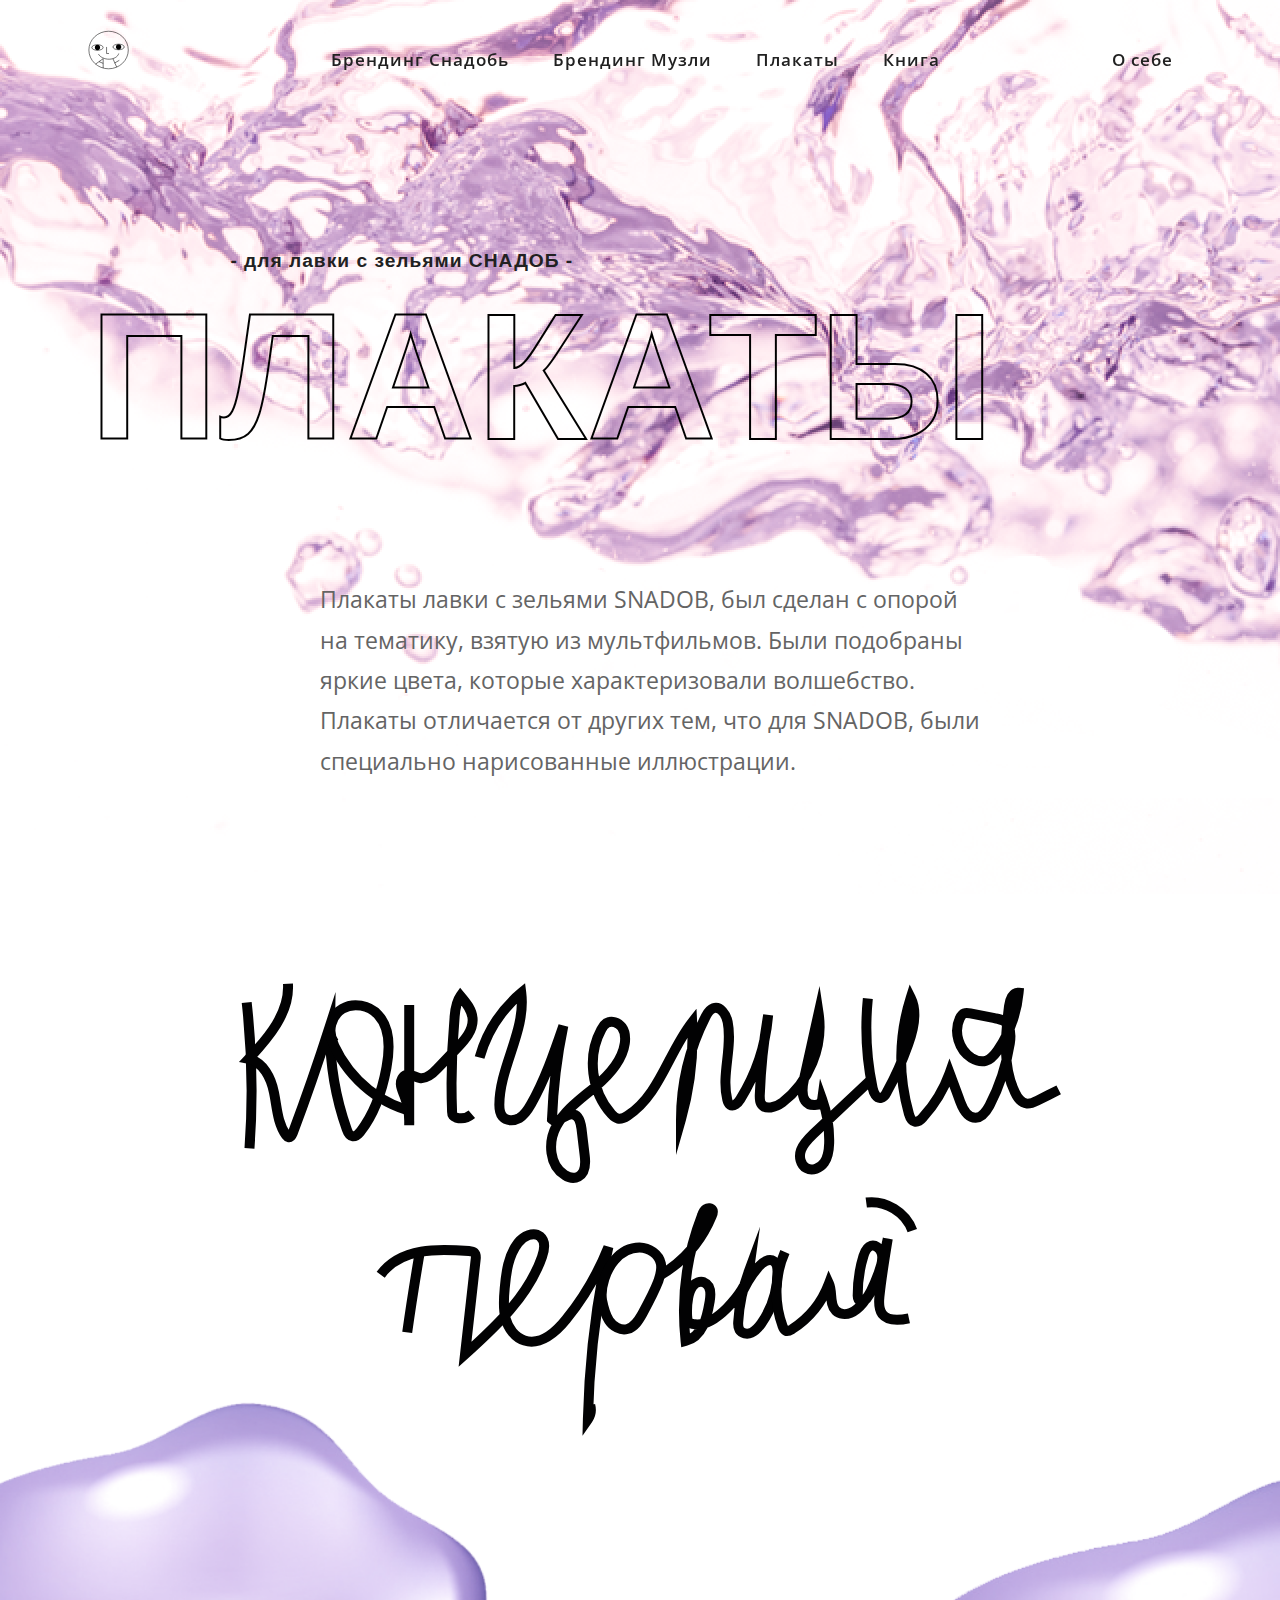
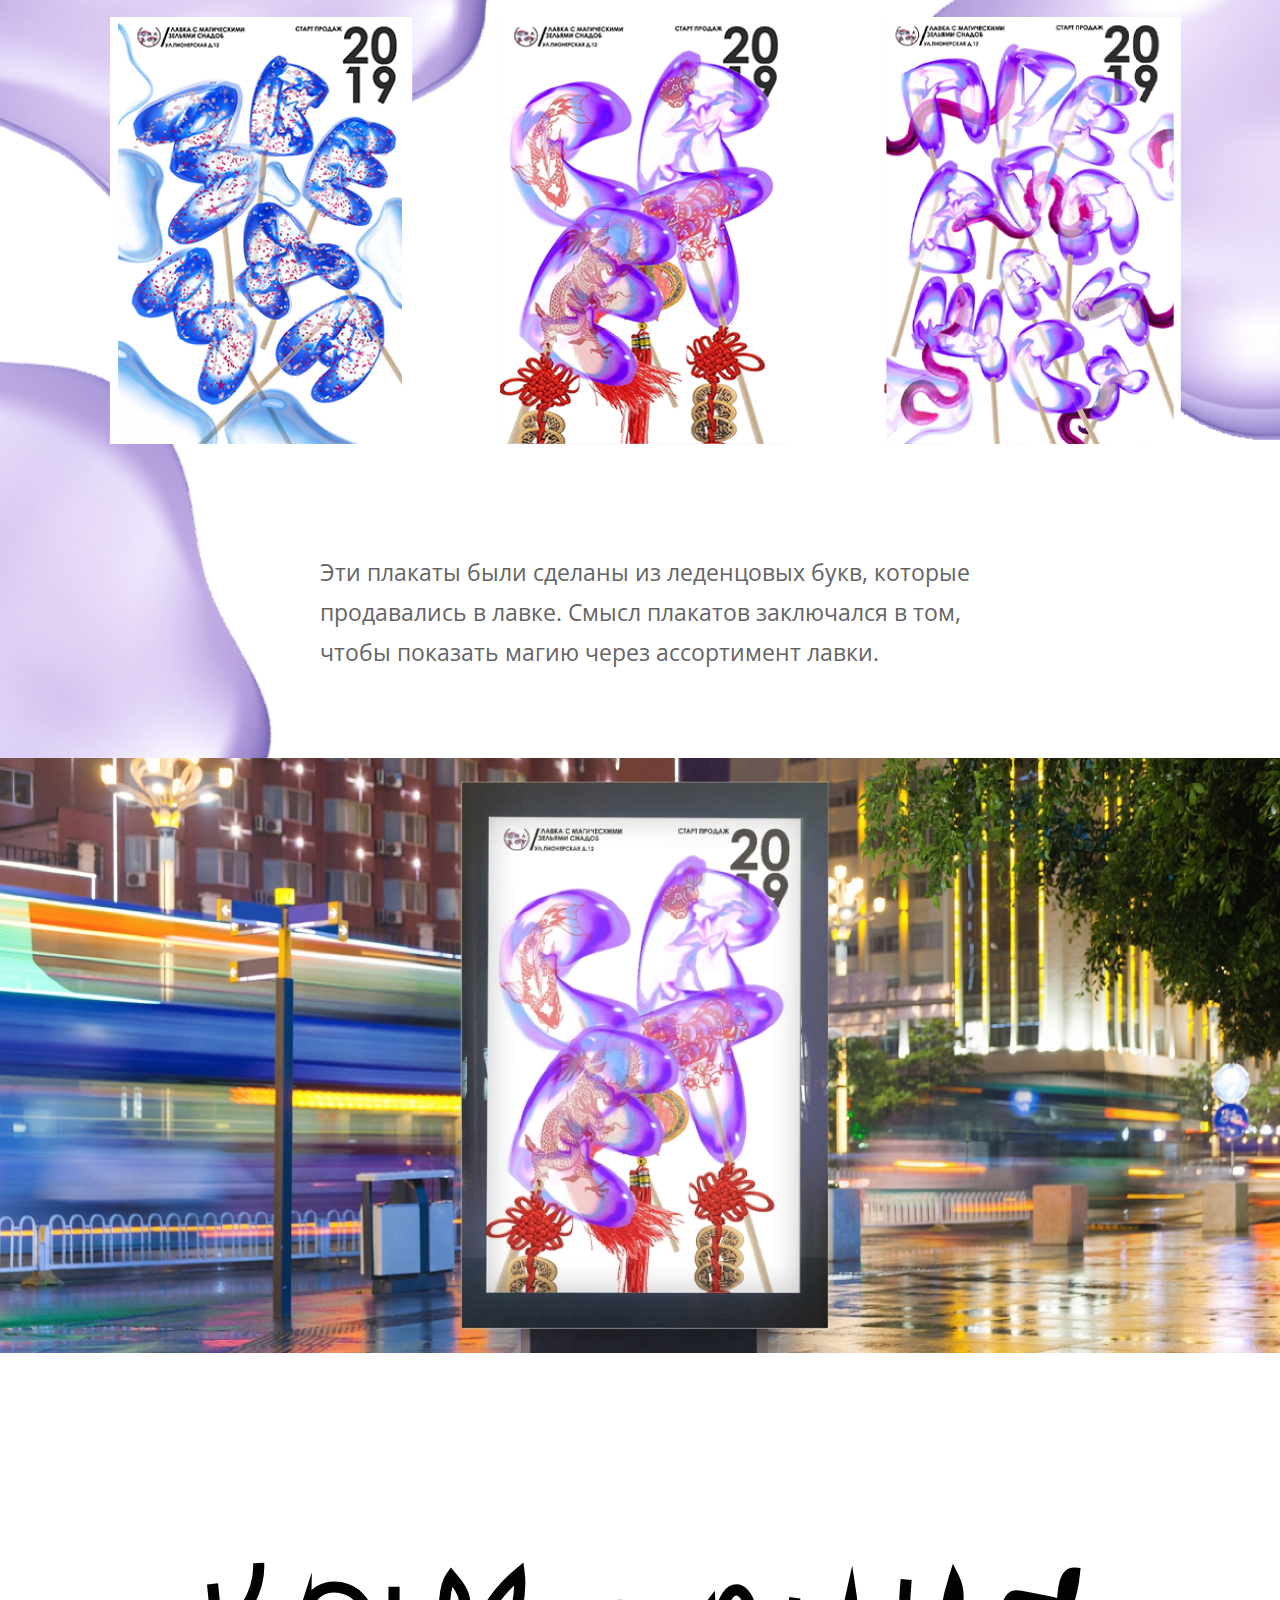
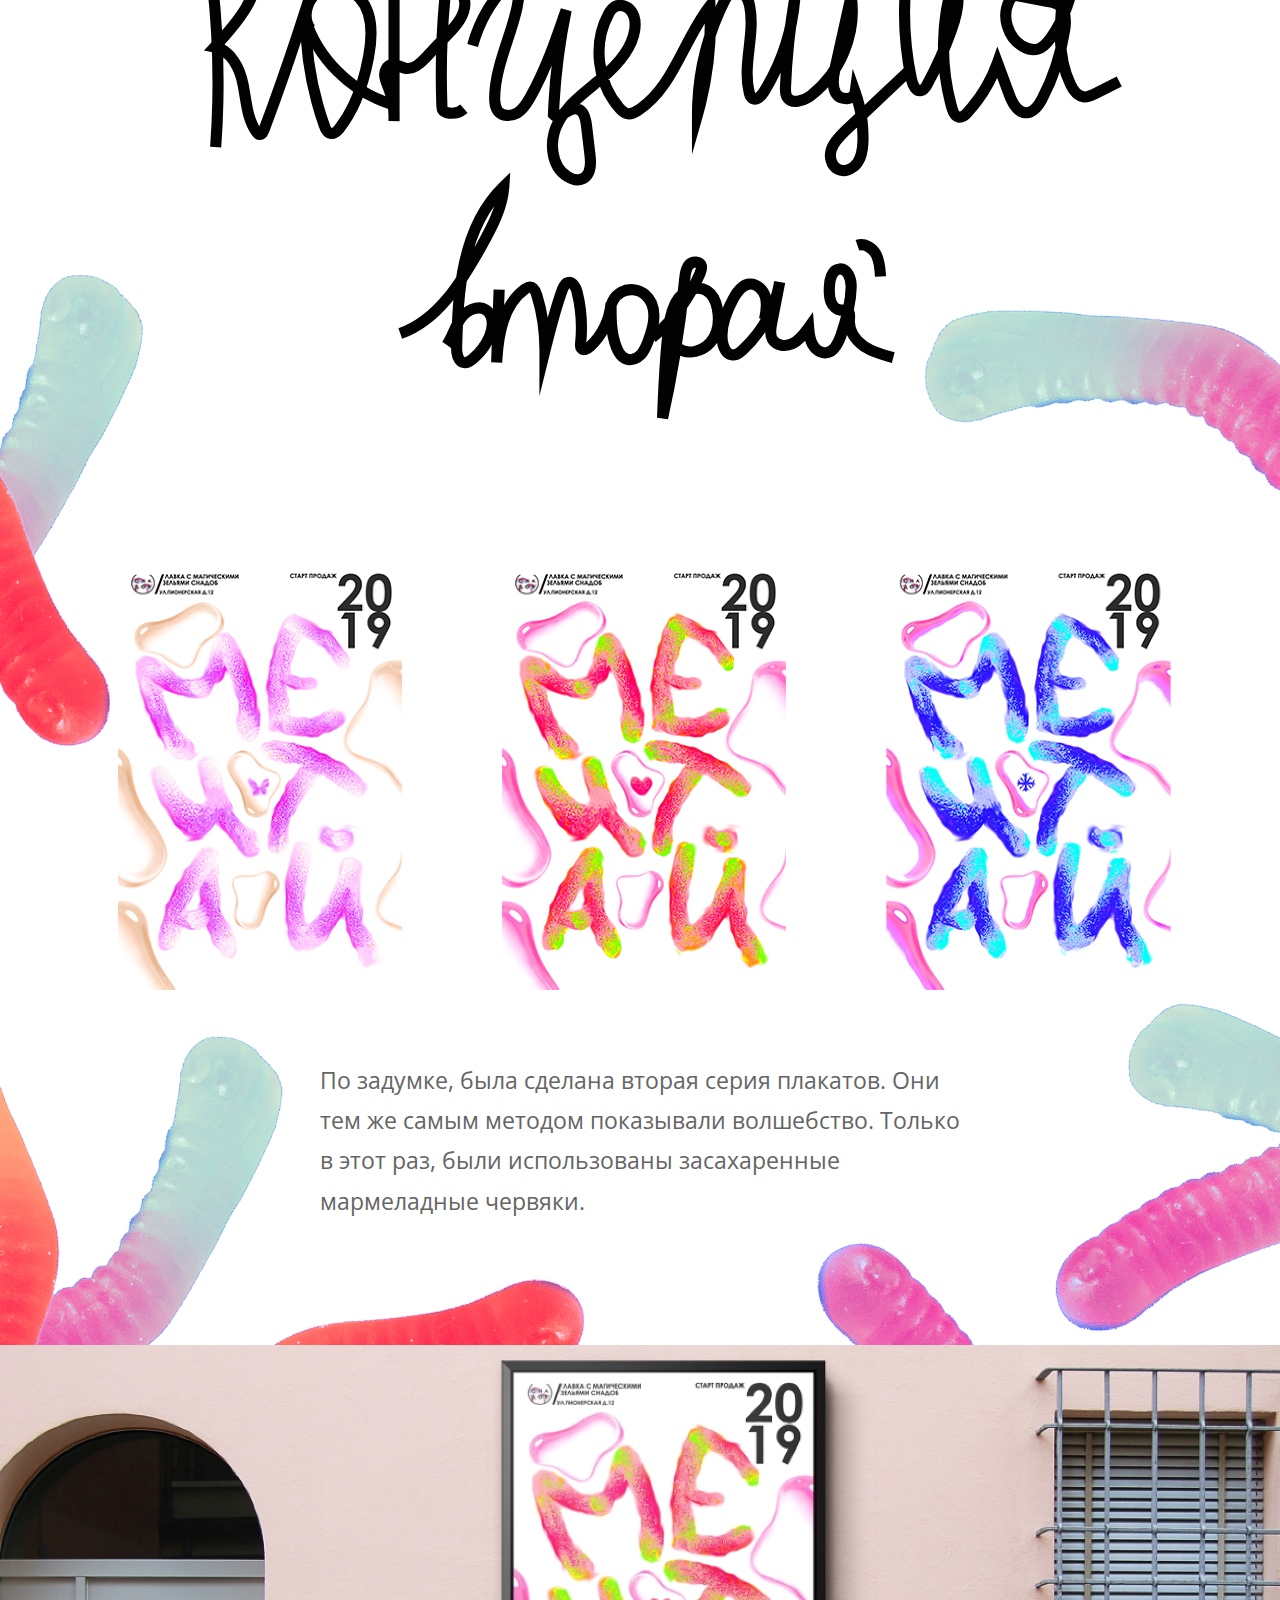
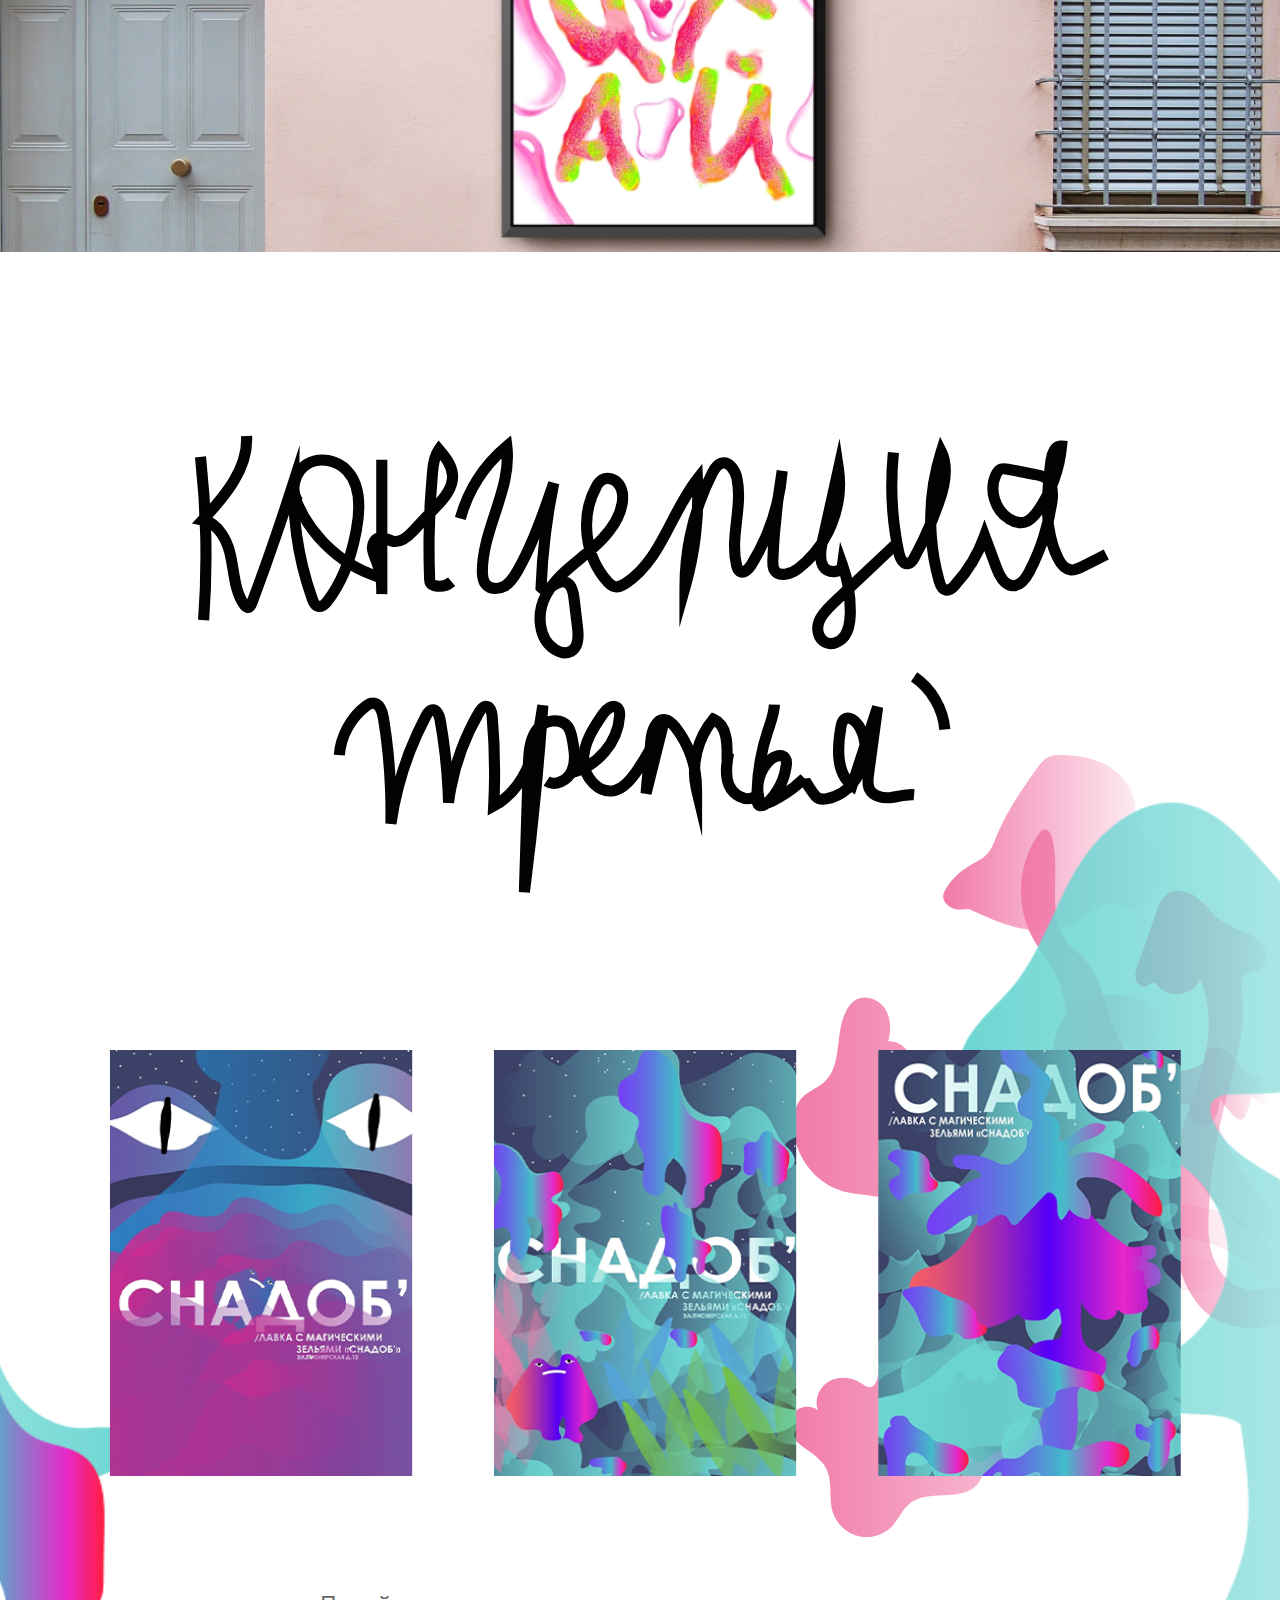
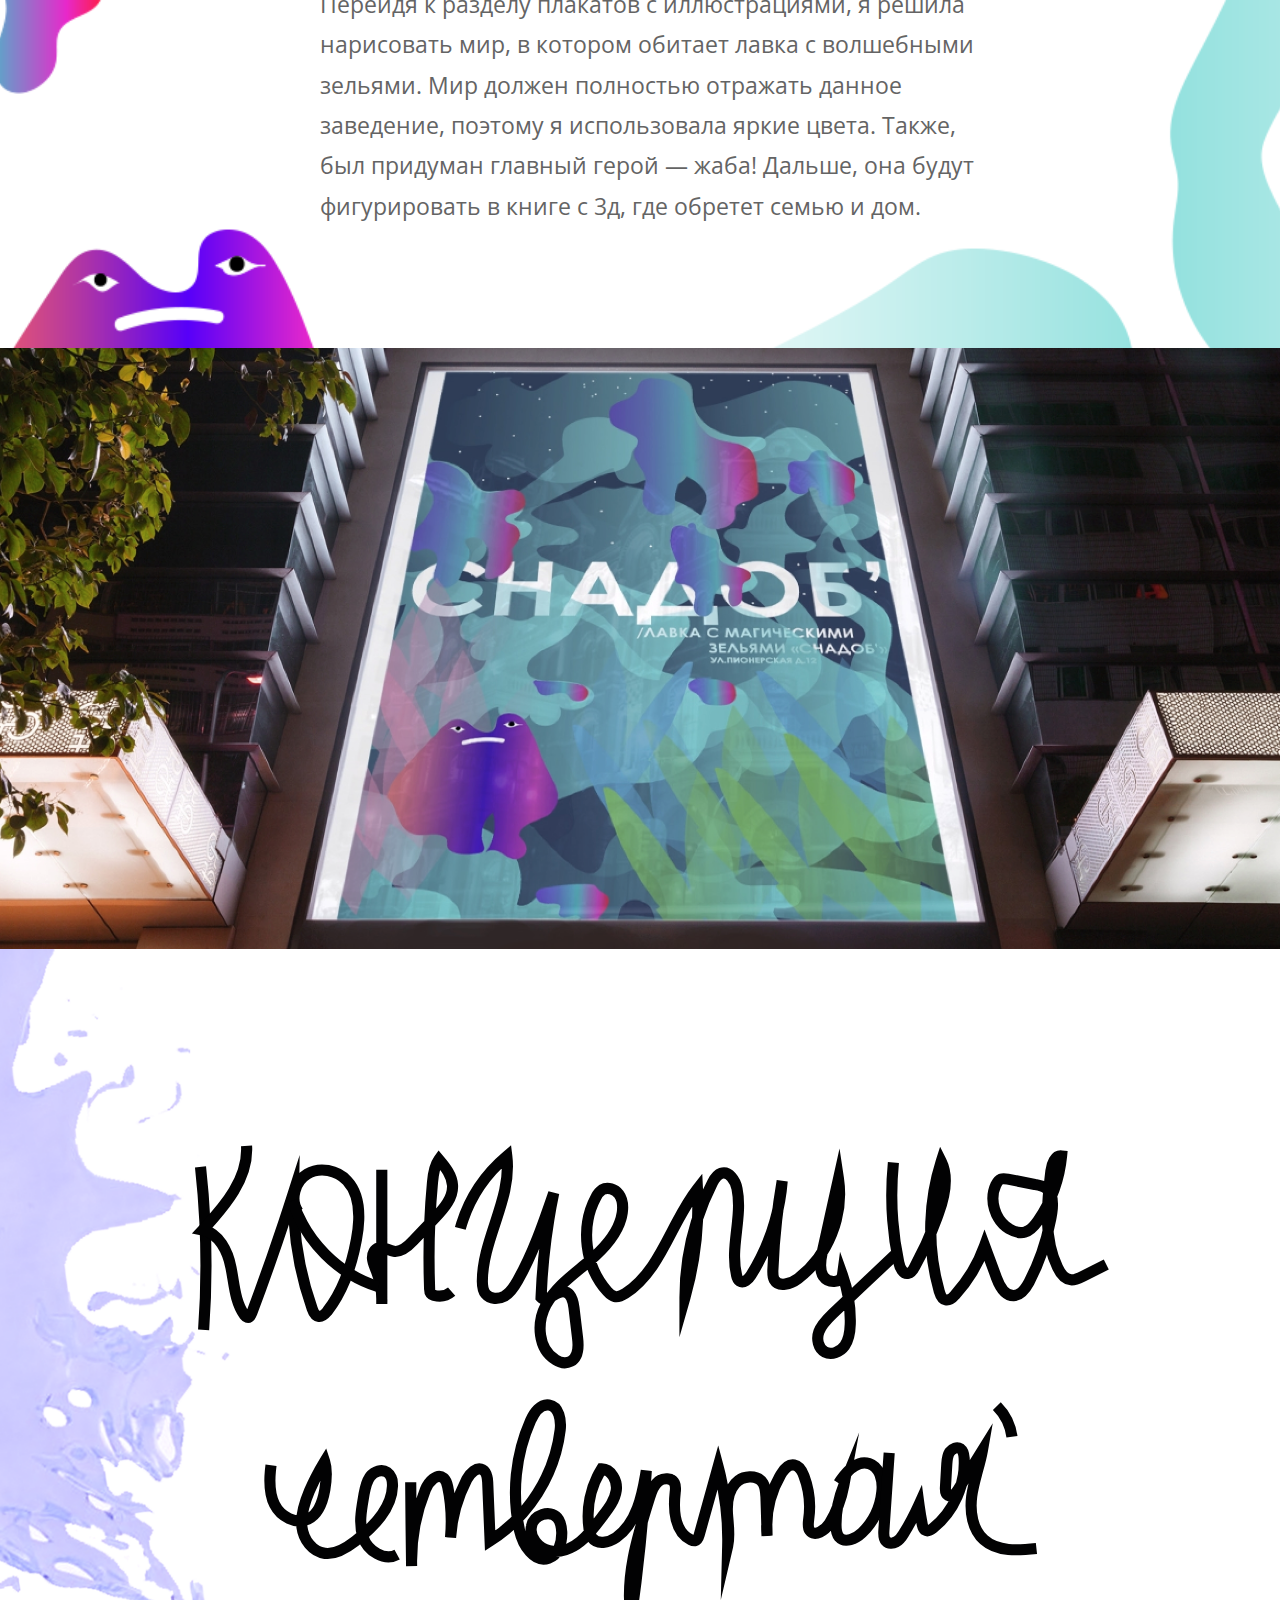
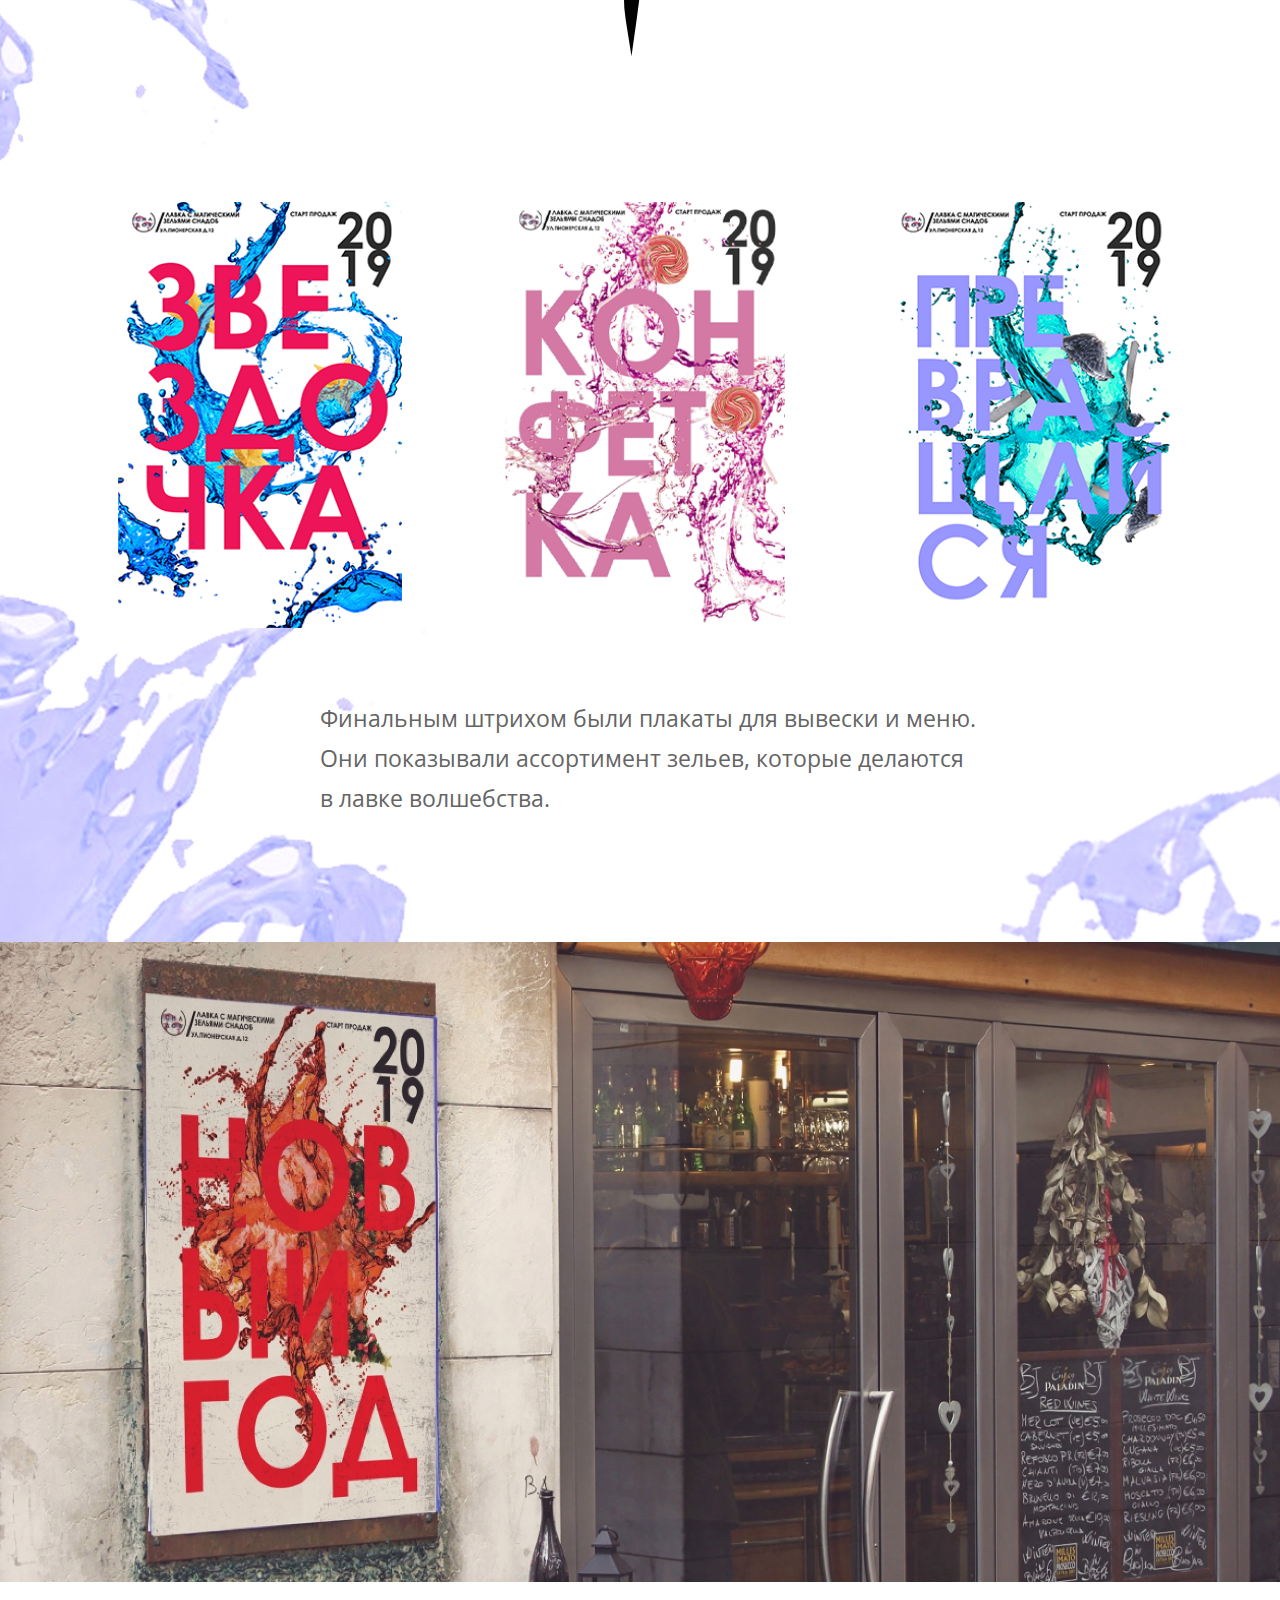
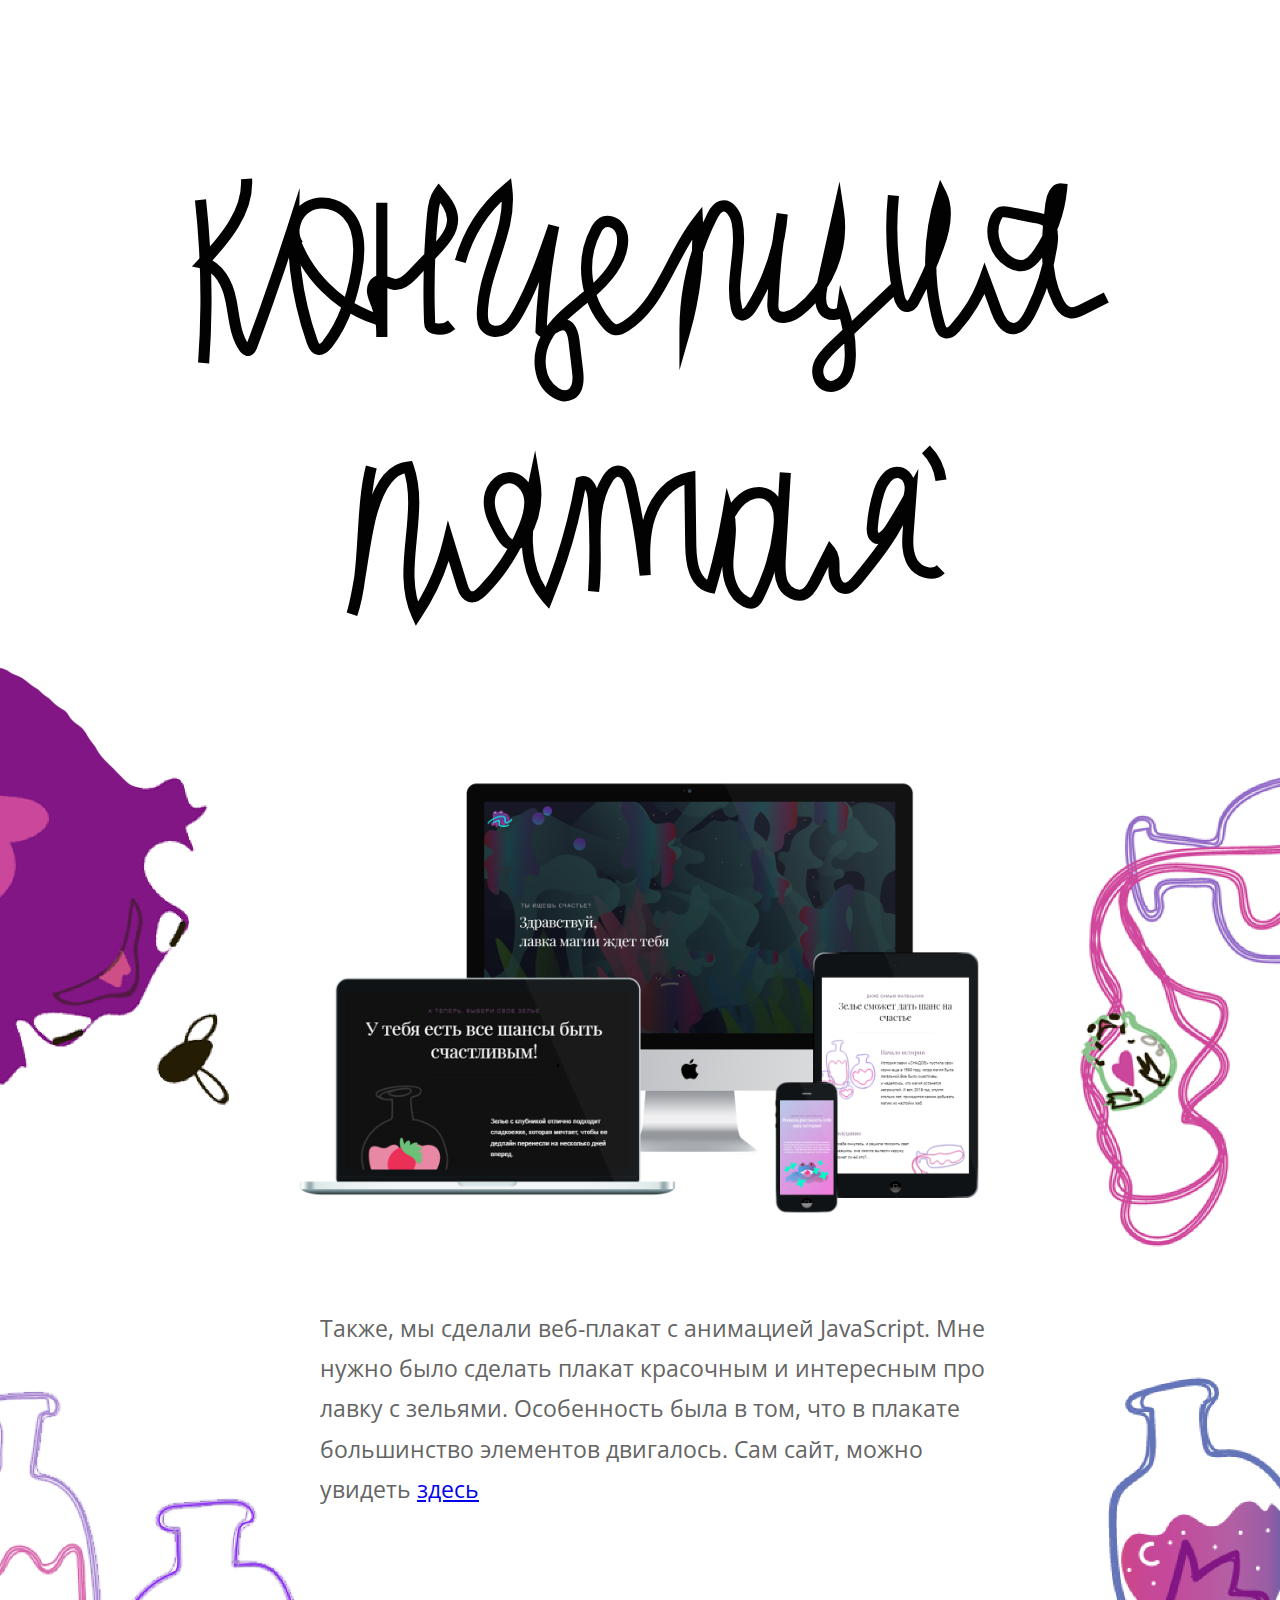
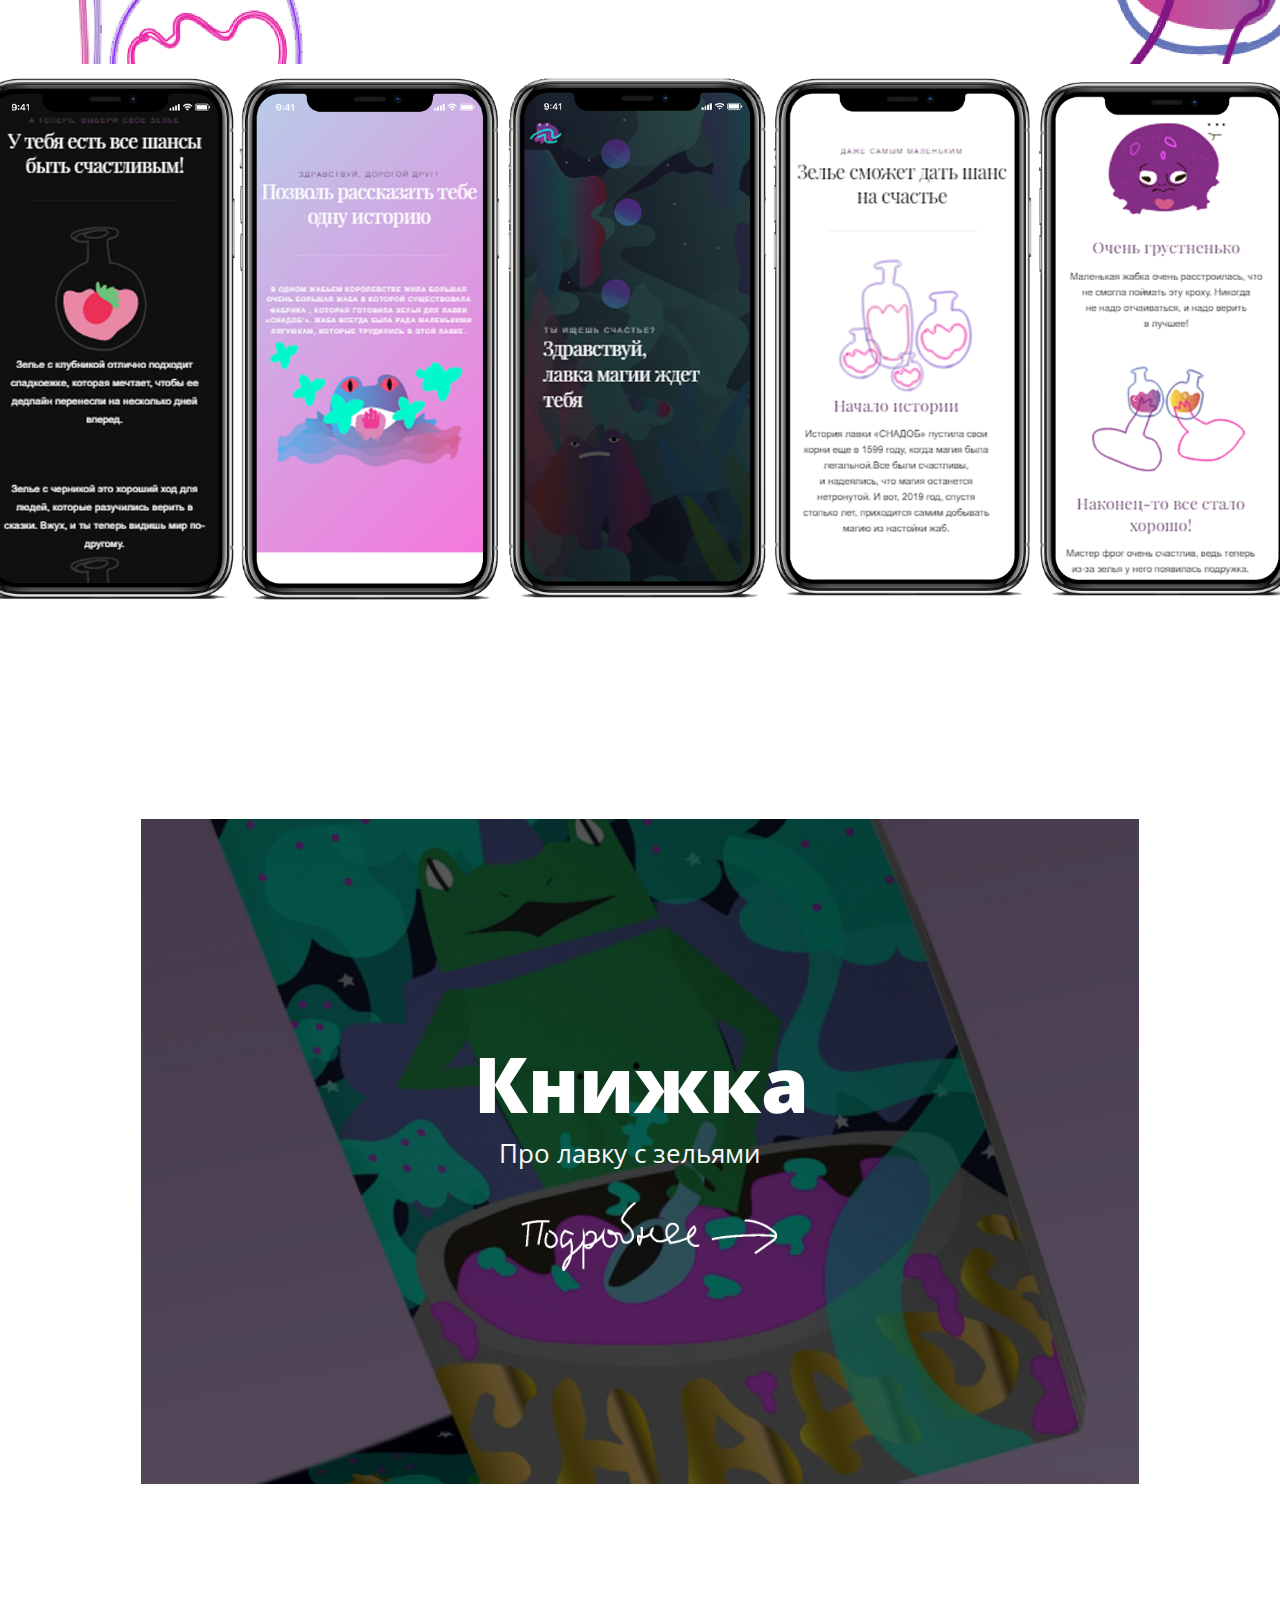
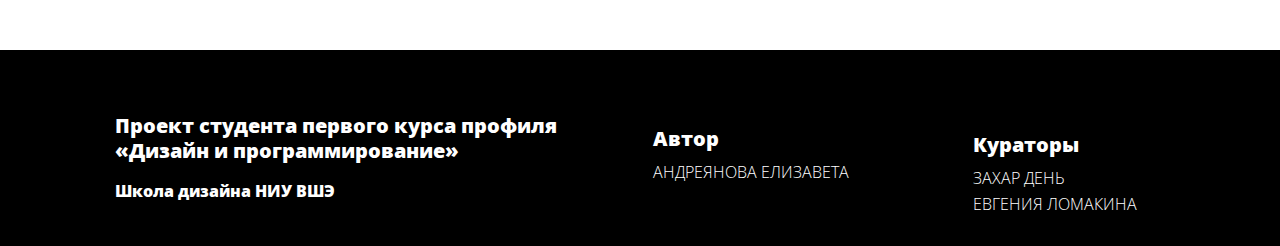
<file: project1.html>
<html class="no-js" lang="en">

<head>
	<meta charset="utf-8">
	<title>Плакаты</title>
	<meta name="viewport" content="width=device-width, initial-scale=1, maximum-scale=1">
	<meta name="theme-color" content="#212121" />
	<meta name="msapplication-navbutton-color" content="#212121" />
	<meta name="apple-mobile-web-app-status-bar-style" content="#212121" />
	<link href="https://fonts.googleapis.com/css?family=Work+Sans:100,200,300,400,500,600,700,800,900" rel="stylesheet" />
	<link href="https://fonts.googleapis.com/css?family=Poppins:100,100i,200,200i,300,300i,400,400i,500,500i,600,600i,700,700i,800,800i,900,900i" rel="stylesheet" />
	<link rel="stylesheet" href="css/font-awesome.min.css" />
	<link rel="stylesheet" href="css/style.css" />
	<link rel="stylesheet" href="css/ionicons.min.css" />
	<link rel="stylesheet" href="css/owl.carousel.css" />
	<link rel="stylesheet" href="css/owl.transitions.css" />
</head>

<nav id="menu-wrap" class="menu-back cbp-af-header">
	<div class="menu">
		<a href="index.html">
			<div class="logo"></div>
		</a>
		<ul>
			<li><a href="project.html">Брендинг Снадобь</a></li>
			<li><a href="project3.html">Брендинг Музли</a></li>
			<li><a href="project1.html">Плакаты</a></li>
			<li><a href="project2.html">Книга</a></li>
			<li class="uy">
				<a class="shadow-hover" href="about.html">О себе</a></li>
			<ul>
	</div>
</nav>

<main class="over-hide">
	<div class="section padding-top-hero">
		<div class="container">
			<div class="row">
				<div class="col-md-12 page-center-text-wrap text-center">
					<h1 class="parallax-fade-top-2"><strong>-</strong> для лавки с зельями СНАДОБ <strong>-</strong><br><span>ПЛАКАТЫ</span></h1>
				</div>
			</div>
		</div>
	</div>


	<div class="section padding-top-bottom">
		<div class="container">
			<div class="row justify-content-center">
				<div class="col-md-8 text-center" data-scroll-reveal="enter bottom move 60px over 0.6s after 0.1s">
					<p class="lead">Плакаты лавки с&nbsp;зельями SNADOB, был сделан с&nbsp;опорой на&nbsp;тематику, взятую из&nbsp;мультфильмов. Были подобраны яркие цвета, которые характеризовали волшебство. Плакаты отличается от&nbsp;других тем, что для SNADOB,
						были специально нарисованные иллюстрации.</p>
				</div>
			</div>
		</div>
	</div>
	<img src="img/1/oo.png" class="oo"></img>
	<img src="img/1/zazaza.svg" class="za"></img>
	<div class="service-text1">
		<div class="col-md-12 mt-4" data-scroll-reveal="enter bottom move 60px over 0.6s after 0.1s">
			<img src="img/1/V.png" class="pictures"></img>
		</div>
		<div class="col-md-12 mt-4" data-scroll-reveal="enter bottom move 60px over 0.6s after 0.1s">
			<img src="img/1/V01.png" class="pictures"></img>
		</div>
		<div class="col-md-12 mt-4" data-scroll-reveal="enter bottom move 60px over 0.6s after 0.1s">
			<img src="img/1/V012.png" class="pictures"></img>
		</div>
	</div>
	<img src="img/1/ooo.png" class="ooo"></img>

	<div class="section padding-top-bottom">
		<div class="container">
			<div class="row justify-content-center">
				<div class="col-md-8 text-center" data-scroll-reveal="enter bottom move 60px over 0.6s after 0.1s">
					<p class="lead">Эти плакаты были сделаны из&nbsp;леденцовых букв, которые продавались в&nbsp;лавке. Смысл плакатов заключался в&nbsp;том, чтобы показать магию через ассортимент лавки.</p>
				</div>
			</div>
		</div>
	</div>



	<div class="col-md-6 pt-4" data-scroll-reveal="enter bottom move 60px over 0.6s after 0.1s">
		<div class="bre1">
			<img src="img/1/gasa.png" class="bre1">
		</div>
	</div>
	<img src="img/1/wa.svg" class="zass"></img>
	<div class="service-text1">
		<div class="col-md-12 mt-4" data-scroll-reveal="enter bottom move 60px over 0.6s after 0.1s">
			<img src="img/1/A.png" class="pictures"></img>
		</div>
		<div class="col-md-12 mt-4" data-scroll-reveal="enter bottom move 60px over 0.6s after 0.1s">
			<img src="img/1/A1.png" class="pictures"></img>
		</div>
		<div class="col-md-12 mt-4" data-scroll-reveal="enter bottom move 60px over 0.6s after 0.1s">
			<img src="img/1/A2.png" class="pictures"></img>
		</div>
	</div>

	<div class="section padding-top-bottom">
		<div class="container">
			<div class="row justify-content-center">
				<div class="col-md-8 text-center" data-scroll-reveal="enter bottom move 60px over 0.6s after 0.1s">
					<p class="leadd">По&nbsp;задумке, была сделана вторая серия плакатов. Они тем&nbsp;же самым методом показывали волшебство. Только в&nbsp;этот раз, были использованы засахаренные мармеладные червяки.</p>
				</div>
			</div>
		</div>
	</div>

	<img src="img/1/z.png" class="z"></img>

	<div class="col-md-6 pt-4" data-scroll-reveal="enter bottom move 60px over 0.6s after 0.1s">
		<div class="bre1">
			<img src="img/1/ga.png" class="bre1">
		</div>
	</div>
	<img src="img/1/wa1.svg" class="zas"></img>
	<img src="img/1/grib1.svg" class="waterrr"></img>
	<div class="service-text1">
		<div class="col-md-12 mt-4" data-scroll-reveal="enter bottom move 60px over 0.6s after 0.1s">
			<img src="img/1/F1.png" class="pictures"></img>
		</div>
		<div class="col-md-12 mt-4" data-scroll-reveal="enter bottom move 60px over 0.6s after 0.1s">
			<img src="img/1/F2.png" class="pictures"></img>
		</div>
		<div class="col-md-12 mt-4" data-scroll-reveal="enter bottom move 60px over 0.6s after 0.1s">
			<img src="img/1/F3.png" class="pictures"></img>
		</div>
	</div>

	<div class="section padding-top-bottom">
		<div class="container">
			<div class="row justify-content-center">
				<div class="col-md-8 text-center" data-scroll-reveal="enter bottom move 60px over 0.6s after 0.1s">
					<p class="leaddd">Перейдя к&nbsp;разделу плакатов с&nbsp;иллюстрациями, я&nbsp;решила нарисовать мир, в&nbsp;котором обитает лавка с&nbsp;волшебными зельями. Мир должен полностью отражать данное заведение, поэтому я&nbsp;использовала яркие
						цвета.
						Также, был придуман главный герой&nbsp;&mdash; жаба! Дальше, она будут фигурировать в&nbsp;книге с&nbsp;3д, где обретет семью и&nbsp;дом.</p>
				</div>
			</div>
		</div>
	</div>

	<img src="img/1/f.png" class="f"></img>

	<div class="col-md-6 pt-4" data-scroll-reveal="enter bottom move 60px over 0.6s after 0.1s">
		<div class="bre1">
			<img src="img/1/gasas.png" class="bre1">
		</div>
	</div>


	<img src="img/1/wa2.svg" class="zasss"></img>
	<div class="service-text1">
		<div class="col-md-12 mt-4" data-scroll-reveal="enter bottom move 60px over 0.6s after 0.1s">
			<img src="img/1/V1.png" class="pictures"></img>
		</div>
		<div class="col-md-12 mt-4" data-scroll-reveal="enter bottom move 60px over 0.6s after 0.1s">
			<img src="img/1/V2.png" class="pictures"></img>
		</div>
		<div class="col-md-12 mt-4" data-scroll-reveal="enter bottom move 60px over 0.6s after 0.1s">
			<img src="img/1/V3.png" class="pictures"></img>
		</div>
	</div>

	<div class="section padding-top-bottom">
		<div class="container">
			<div class="row justify-content-center">
				<div class="col-md-8 text-center" data-scroll-reveal="enter bottom move 60px over 0.6s after 0.1s">
					<p class="leadddd">Финальным штрихом были плакаты для вывески и&nbsp;меню. Они показывали ассортимент зельев, которые делаются в&nbsp;лавке волшебства.</p>
				</div>
			</div>
		</div>
	</div>
	<img src="img/1/ko.png" class="ko"></img>
	<div class="col-md-6 pt-4" data-scroll-reveal="enter bottom move 60px over 0.6s after 0.1s">
		<div class="bre1">
			<img src="img/1/gas.png" class="bre1">
		</div>
	</div>
	<img src="img/1/wa3.svg" class="zaaa"></img>
	<div class="col-md-6 pt-4" data-scroll-reveal="enter bottom move 60px over 0.6s after 0.1s">
		<div class="bre1">
			<img src="img/1/koko.png" class="koko">
		</div>
	</div>

	<div class="section padding-top-bottom">
		<div class="container">
			<div class="row justify-content-center">
				<div class="col-md-8 text-center" data-scroll-reveal="enter bottom move 60px over 0.6s after 0.1s">
					<p class="lead">Также, мы сделали веб-плакат с анимацией JavaScript. Мне нужно было сделать плакат красочным и интересным про лавку с зельями. Особенность была в том, что в плакате большинство элементов двигалось.
						Сам сайт, можно увидеть <a href="https://eliseais.github.io/snadob_javas/">здесь</a></p>
				</div>
			</div>
		</div>
	</div>
	<img src="img/1/kokoko.png" class="kokoko"></img>
	<div class="col-md-6 pt-4" data-scroll-reveal="enter bottom move 60px over 0.6s after 0.1s">
		<div class="bre1">
			<img src="img/1/kokok.png" class="bre1">
		</div>
	</div>
	<img src="img/1/lovely.jpg" class="oi"></img>
	<p class="nice">Книжка</p>
	<p class="nicce">Про лавку с зельями</p>
	<a href="project2.html"><img src="img/1/niccce.png" class="niccce"></img></a>

	</div>
	</div>
	</div>
	<div class="section footer padding-top-big background-image-cover" style="background-color: black;">

		<h5 class="op">Проект студента первого курса профиля <br>«Дизайн и программирование»
		</h5>
		<h6 class="opp">Школа дизайна НИУ ВШЭ</h6>
		<h5 class="avtor">Автор</h5>
		<h6 class="name">Андреянова Елизавета </h6>
		<h5 class="cu">Кураторы</h5>
		<h6 class="curate">Захар День<br>
			Евгения Ломакина</h6>

	</div>
</main>
<script src="js/jquery.js"></script>
<script src="js/royal_preloader.min.js"></script>
<script src="js/popper.min.js"></script>
<script src="js/plugins.js"></script>
<script src="js/custom.js"></script>

</body>

</html>
</file>
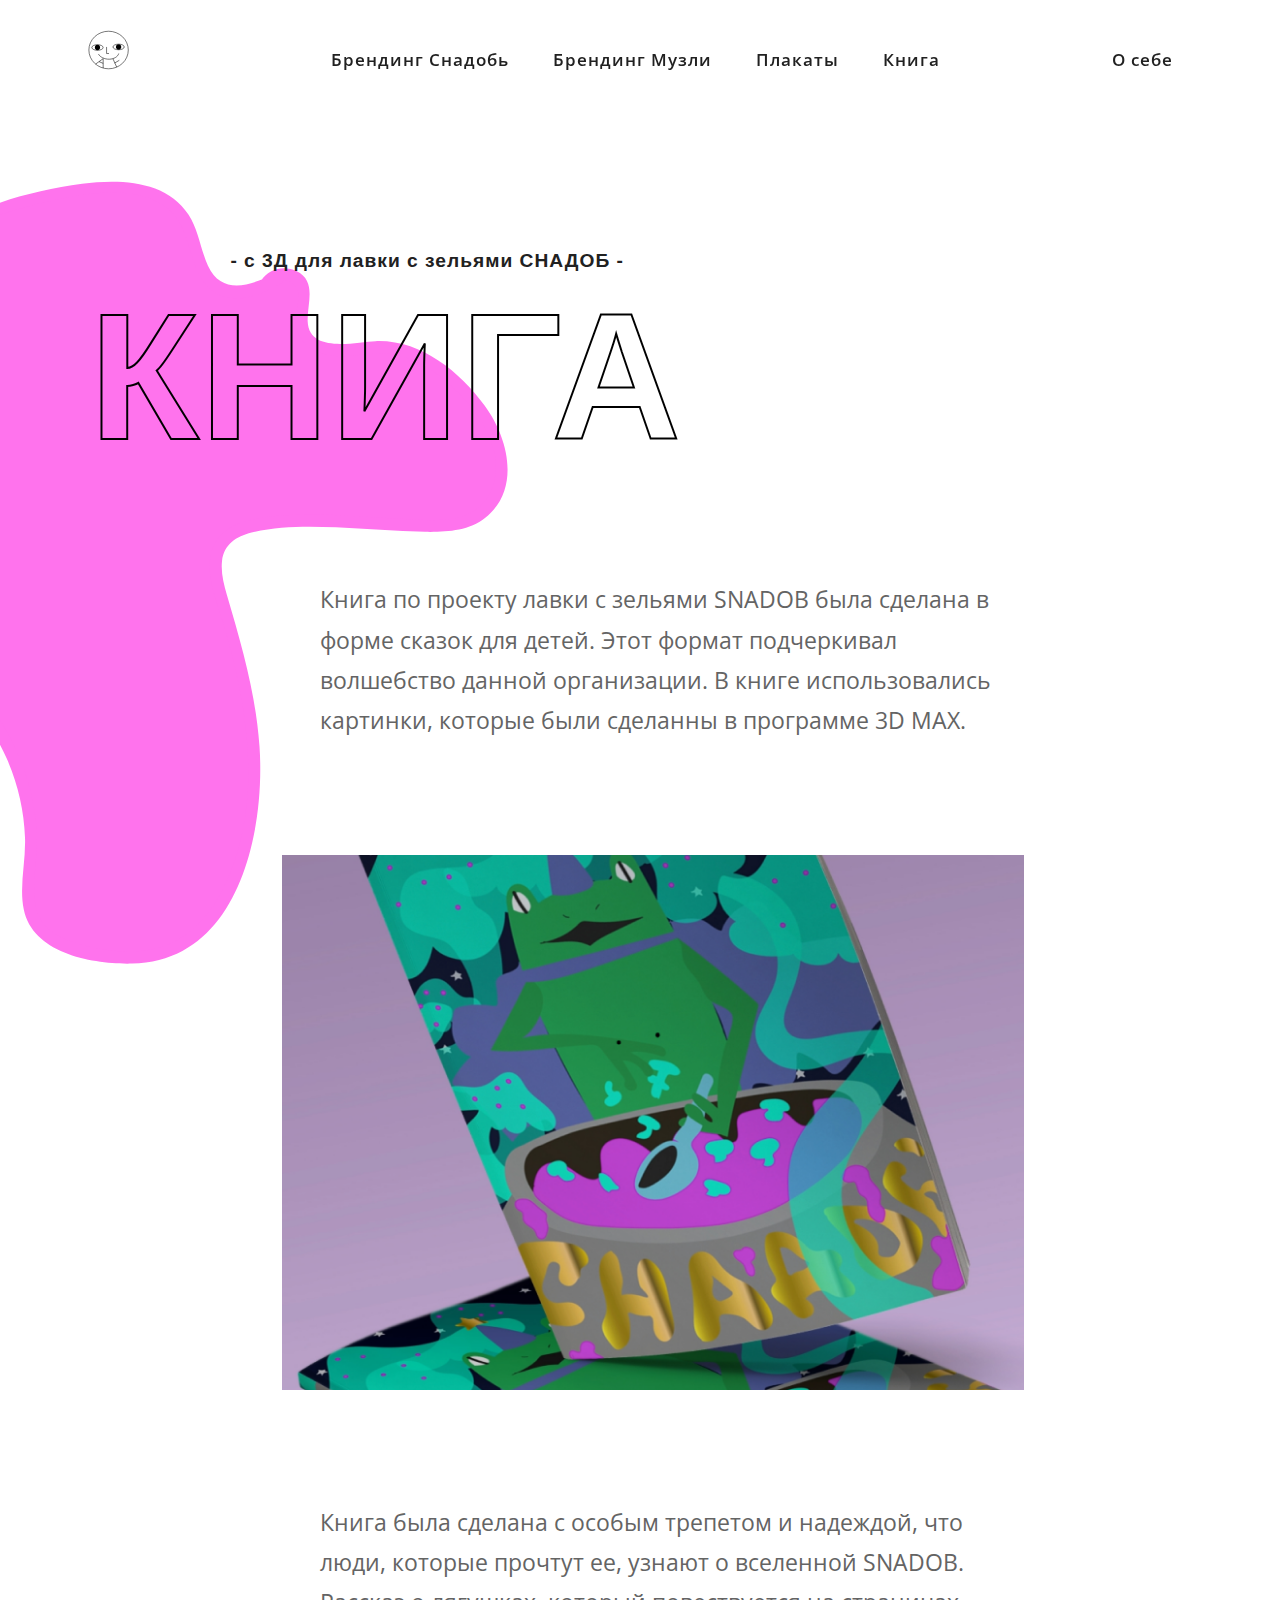
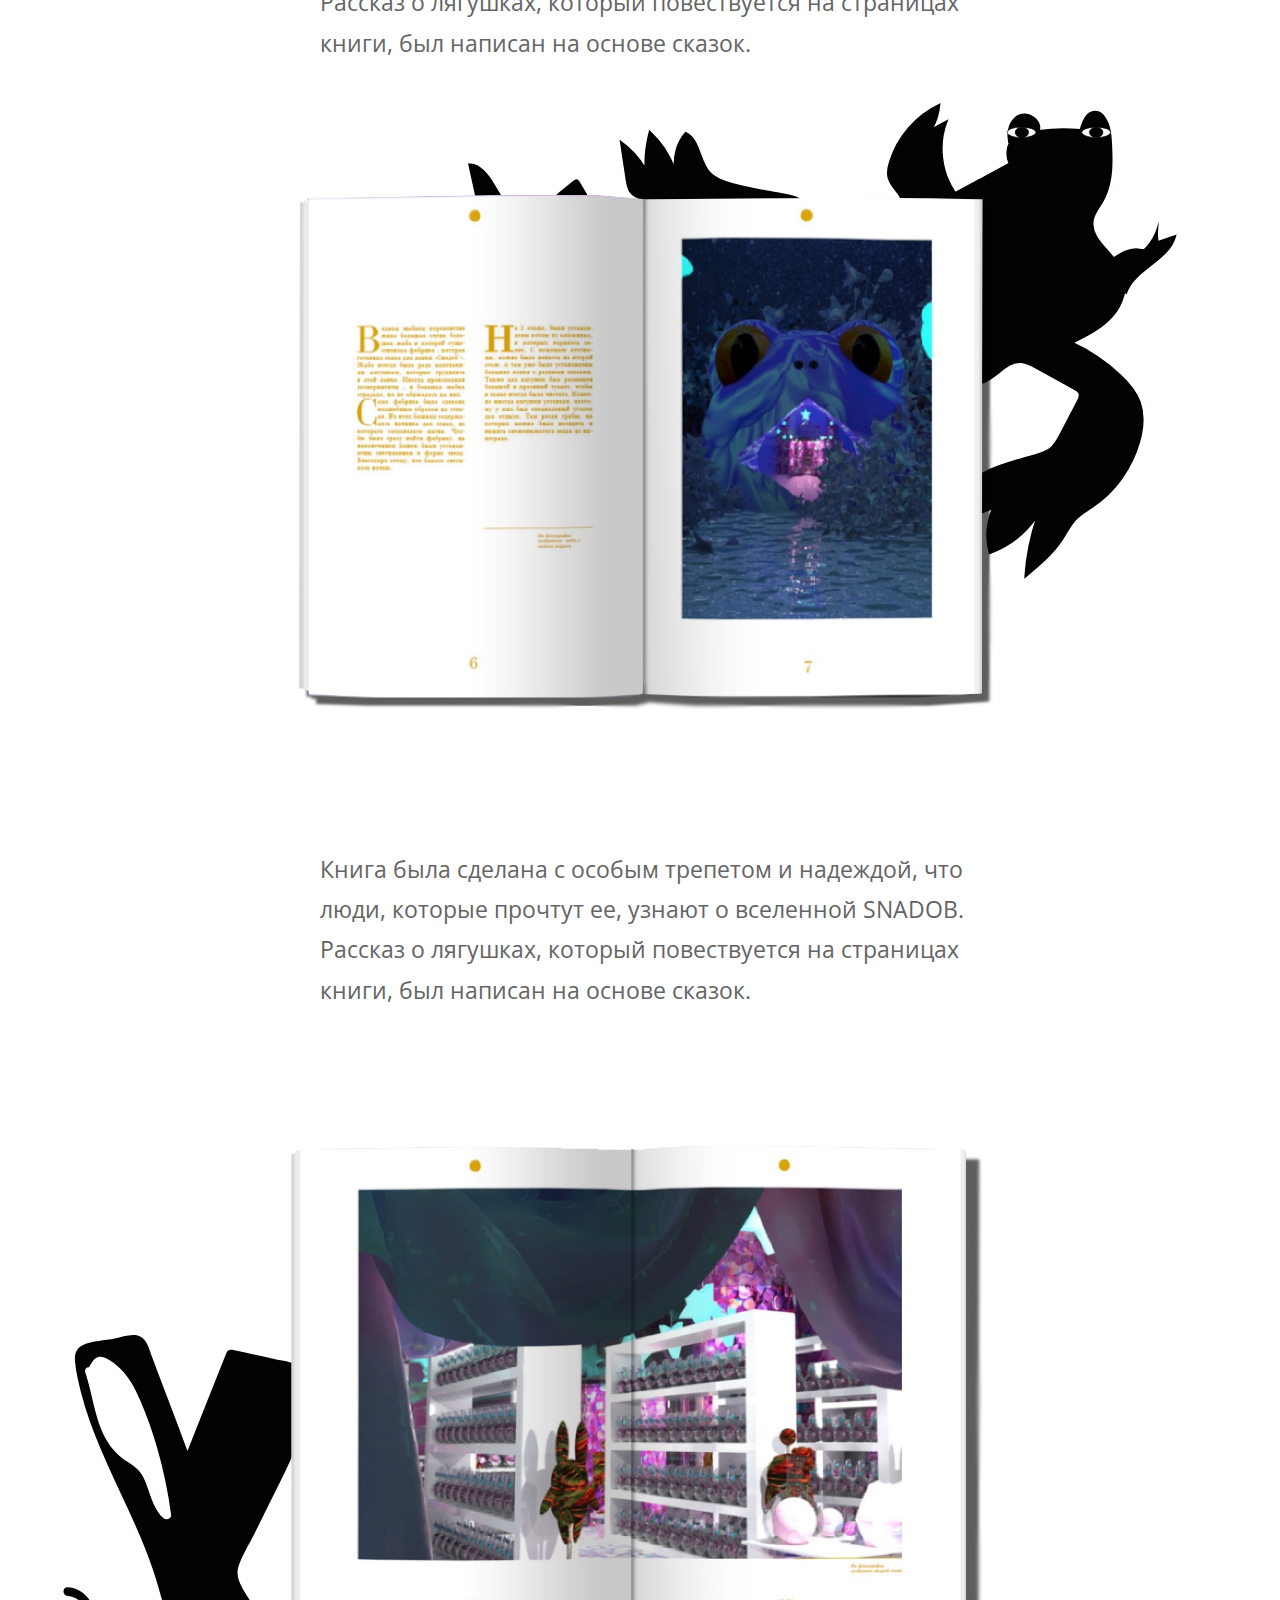
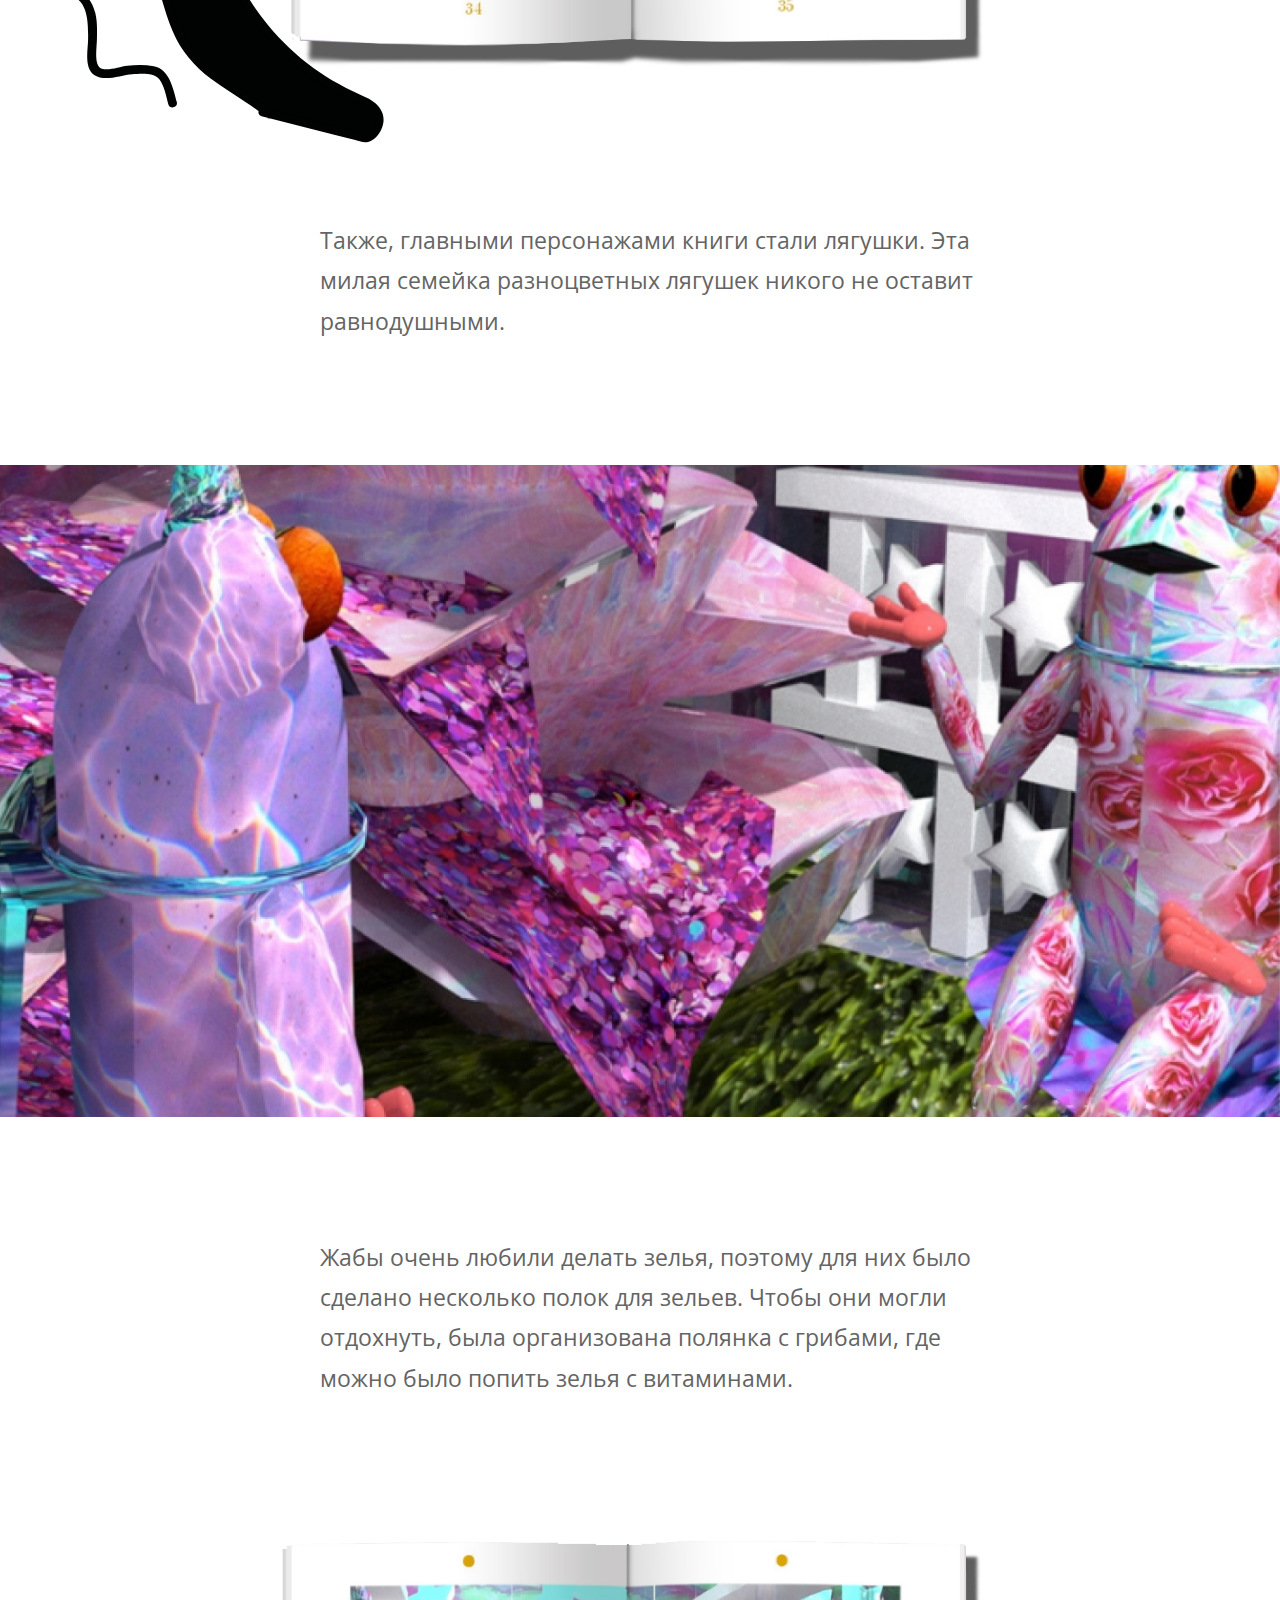
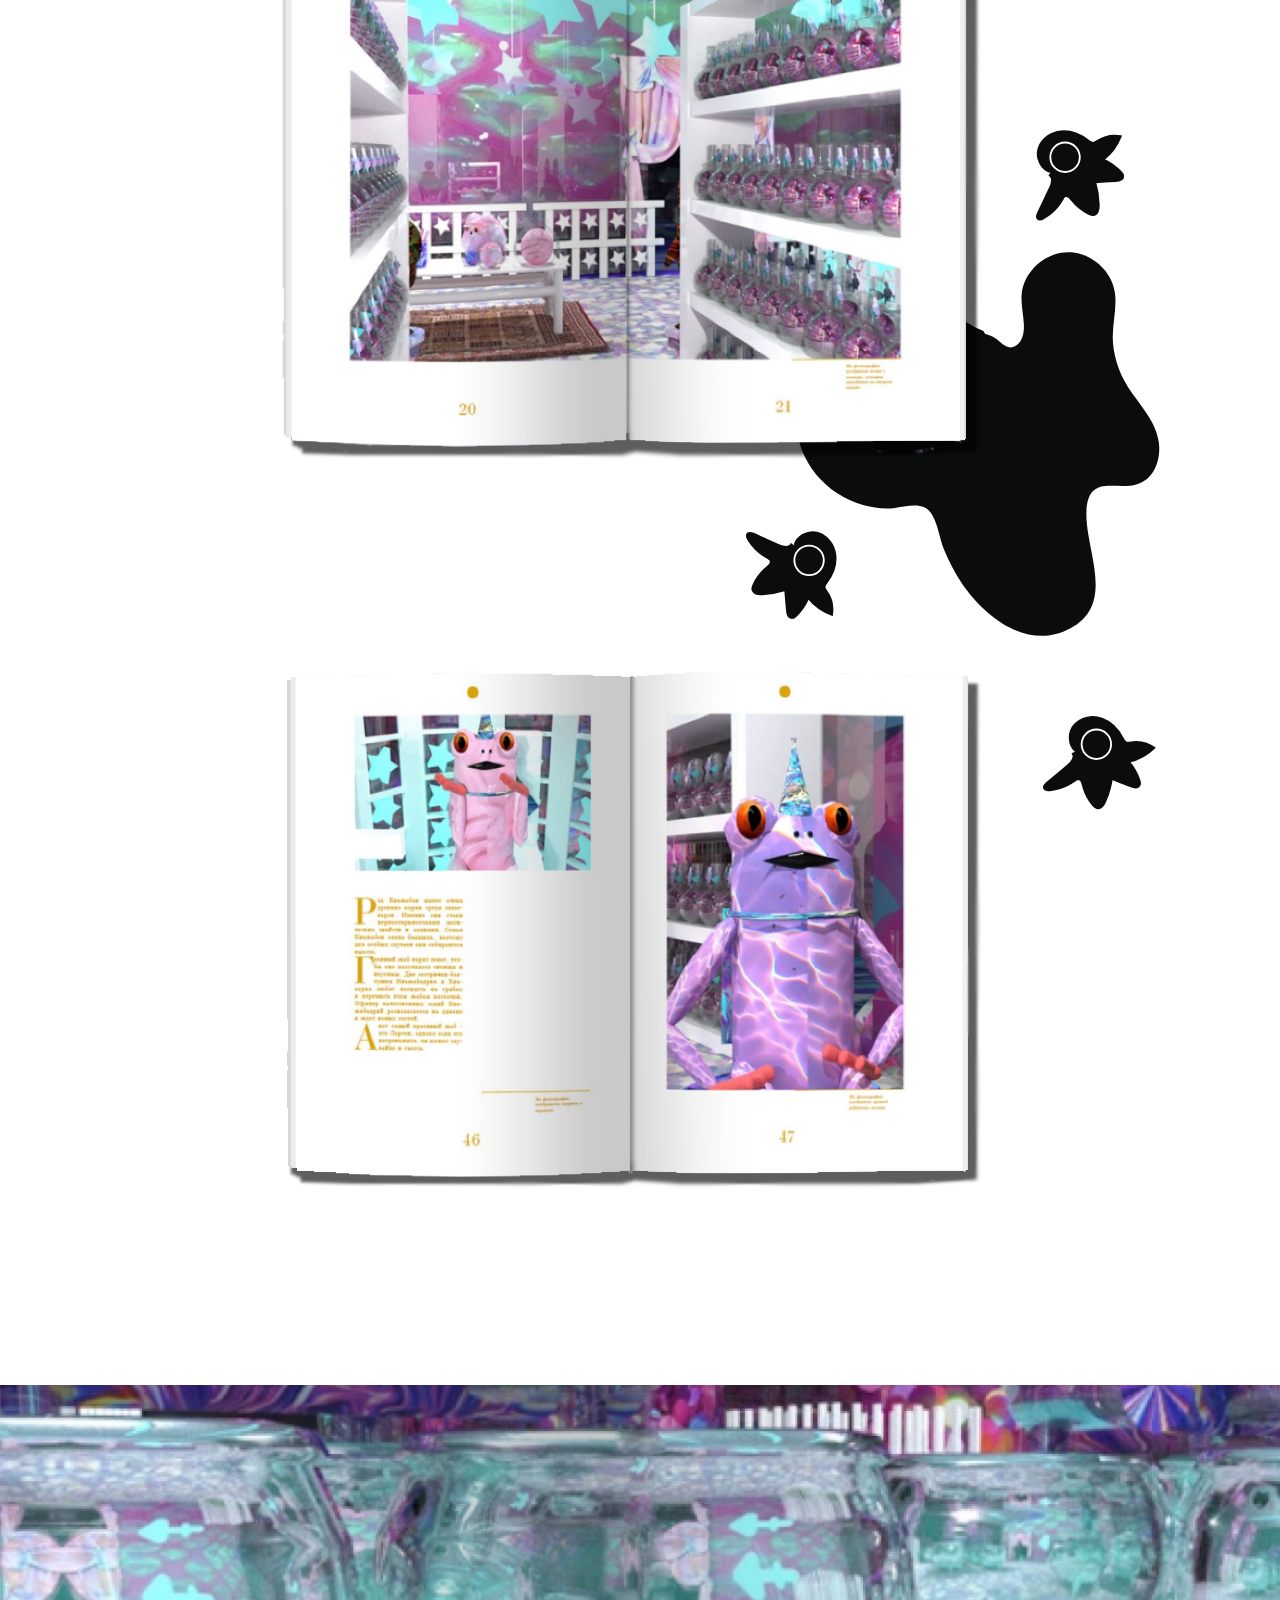
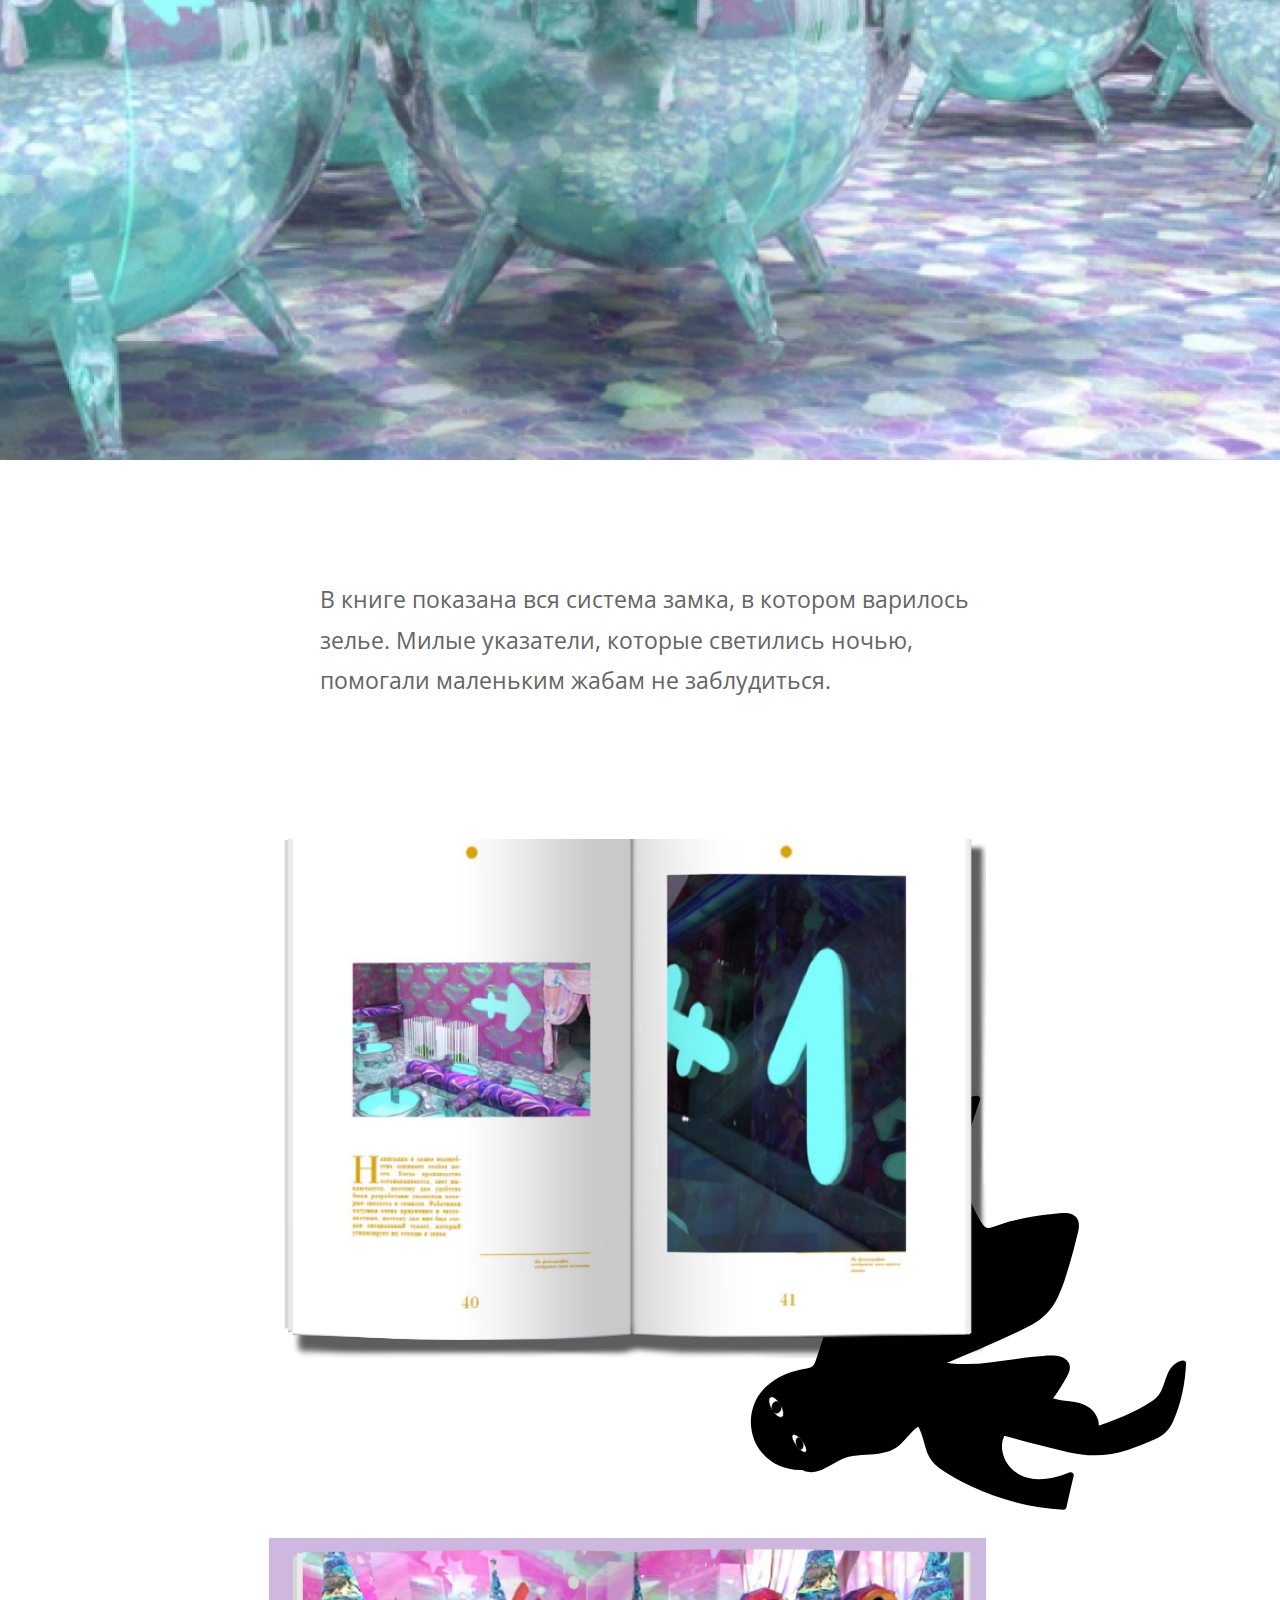
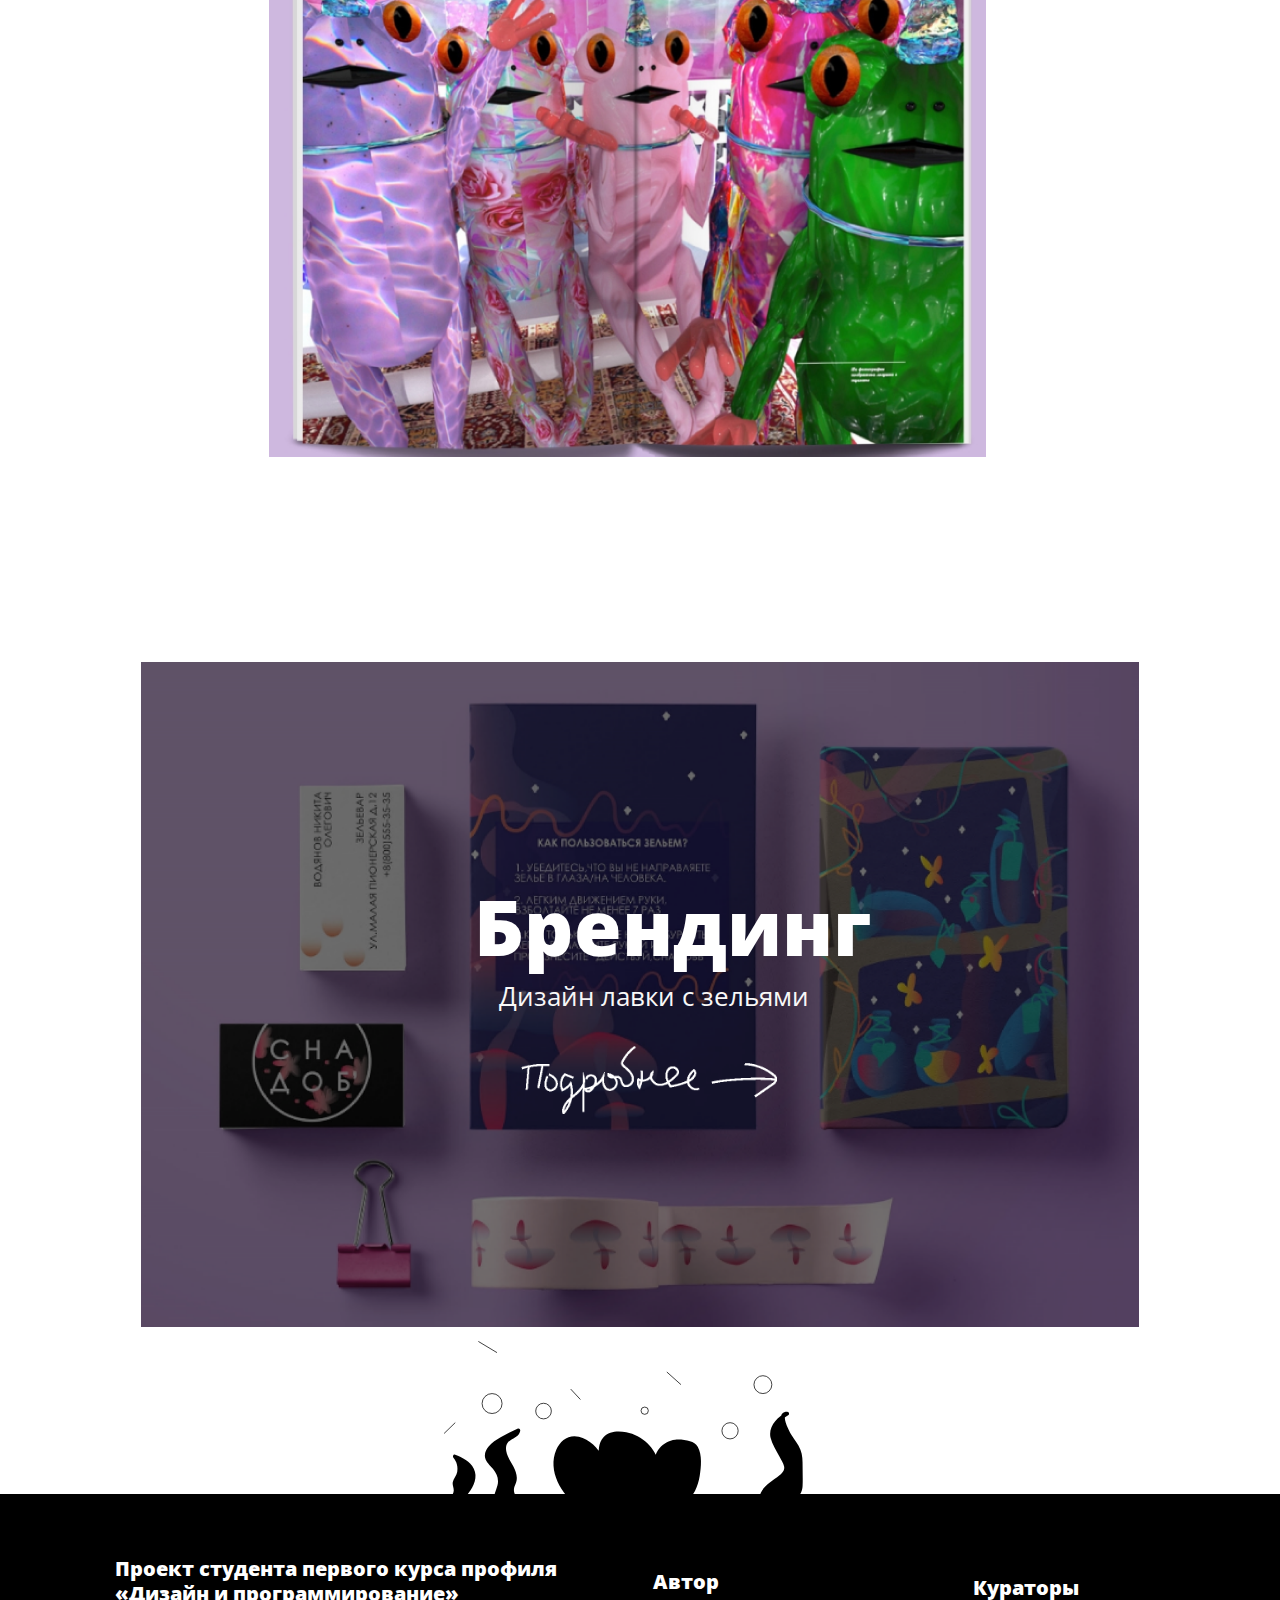
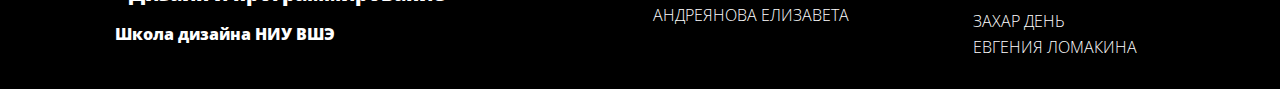
<file: project2.html>
<html class="no-js" lang="en">

<head>
	<meta charset="utf-8">
	<title>Книга</title>
	<meta name="viewport" content="width=device-width, initial-scale=1, maximum-scale=1">
	<meta name="theme-color" content="#212121" />
	<meta name="msapplication-navbutton-color" content="#212121" />
	<meta name="apple-mobile-web-app-status-bar-style" content="#212121" />
	<link href="https://fonts.googleapis.com/css?family=Work+Sans:100,200,300,400,500,600,700,800,900" rel="stylesheet" />
	<link href="https://fonts.googleapis.com/css?family=Poppins:100,100i,200,200i,300,300i,400,400i,500,500i,600,600i,700,700i,800,800i,900,900i" rel="stylesheet" />
	<link rel="stylesheet" href="css/font-awesome.min.css" />
	<link rel="stylesheet" href="css/style.css" />
	<link rel="stylesheet" href="css/ionicons.min.css" />
	<link rel="stylesheet" href="css/owl.carousel.css" />
	<link rel="stylesheet" href="css/owl.transitions.css" />
</head>

<nav id="menu-wrap" class="menu-back cbp-af-header">
	<div class="menu">
		<a href="index.html">
			<div class="logo"></div>
		</a>
		<ul>
			<li><a href="project.html">Брендинг Снадобь</a></li>
			<li><a href="project3.html">Брендинг Музли</a></li>
			<li><a href="project1.html">Плакаты</a></li>
			<li><a href="project2.html">Книга</a></li>
			<li class="uy">
				<a class="shadow-hover" href="about.html">О себе</a></li>
			<ul>
	</div>
</nav>

<main class="over-hide">


	<div class="section padding-top-hero">
		<div class="container">
			<div class="row">
				<div class="col-md-12 page-center-text-wrap text-center">
					<h1 class="parallax-fade-top-2"><strong>-</strong> с 3Д для лавки с зельями СНАДОБ <strong>-</strong><br><span>КНИГА</span></h1>
				</div>
			</div>
		</div>
	</div>


	<div class="section padding-top-bottom">
		<div class="container">
			<div class="row justify-content-center">
				<div class="col-md-8 text-center" data-scroll-reveal="enter bottom move 60px over 0.6s after 0.1s">
					<p class="lead">Книга по проекту лавки с зельями SNADOB была сделана в форме сказок для детей. Этот формат подчеркивал волшебство данной организации. В книге использовались картинки, которые были сделанны в программе 3D MAX.</p>
				</div>
			</div>
		</div>
	</div>

	<div class="section padding-top-big">
		<div class="container">
			<div class="row">
				<div class="col-md-12" data-scroll-reveal="enter bottom move 60px over 0.6s after 0.1s">
					<div class="">
						<img src="img/1/j1.png" class="j1">
					</div>
				</div>
			</div>
		</div>
	</div>

	<img src="img/1/mea.svg" class="mea">
	<img src="img/1/princess.svg" class="meaa">
	<div class="section padding-top-bottom">
		<div class="container">
			<div class="row justify-content-center">
				<div class="col-md-8 text-center" data-scroll-reveal="enter bottom move 60px over 0.6s after 0.1s">
					<p class="lead">Книга была сделана с особым трепетом и надеждой, что люди, которые прочтут ее, узнают о вселенной SNADOB. Рассказ о лягушках, который повествуется на страницах книги, был написан на основе сказок.</p>
				</div>
			</div>
		</div>
	</div>

	<div class="j3">
		<img src="img/1/j2.png" class="j2">
	</div>


	<div class="section padding-top-bottom">
		<div class="container">
			<div class="row justify-content-center">
				<div class="col-md-8 text-center" data-scroll-reveal="enter bottom move 60px over 0.6s after 0.1s">
					<p class="lead">Книга была сделана с особым трепетом и надеждой, что люди, которые прочтут ее, узнают о вселенной SNADOB. Рассказ о лягушках, который повествуется на страницах книги, был написан на основе сказок.</p>
				</div>
			</div>
		</div>
	</div>

	<div class="col-md-6 pt-4" data-scroll-reveal="enter bottom move 60px over 0.6s after 0.1s">
		<div class="">
			<img src="img/1/j3.png" class="j3">
		</div>
	</div>
	<img src="img/1/prince.svg" class="meawe">

	<div class="section padding-top-bottom">
		<div class="container">
			<div class="row justify-content-center">
				<div class="col-md-8 text-center" data-scroll-reveal="enter bottom move 60px over 0.6s after 0.1s">
					<p class="lead">Также, главными персонажами
						книги стали лягушки. Эта милая семейка разноцветных лягушек
						никого не оставит равнодушными.</p>
				</div>
			</div>
		</div>
	</div>

	<div class="col-md-12 mt-4" data-scroll-reveal="enter bottom move 60px over 0.6s after 0.1s">
		<div class="">
			<img src="img/1/j4.png" class="j4">
		</div>
	</div>

	<div class="section padding-top-bottom">
		<div class="container">
			<div class="row justify-content-center">
				<div class="col-md-8 text-center" data-scroll-reveal="enter bottom move 60px over 0.6s after 0.1s">
					<p class="lead">Жабы очень любили делать зелья, поэтому для них было сделано несколько полок для зельев. Чтобы они могли отдохнуть, была организована полянка с грибами, где можно было попить зелья с витаминами.</p>
				</div>
			</div>
		</div>
	</div>

	<div class="col-md-12 mt-4" data-scroll-reveal="enter bottom move 60px over 0.6s after 0.1s">
		<div class="">
			<img src="img/1/j5.png" class="j3">
		</div>
	</div>
	<img src="img/1/frogfive.svg" class="meaai">
	<div class="col-md-12 mt-4" data-scroll-reveal="enter bottom move 60px over 0.6s after 0.1s">
		<div class="">
			<img src="img/1/j6.png" class="j3">
		</div>
	</div>
	<div class="col-md-12 mt-4" data-scroll-reveal="enter bottom move 60px over 0.6s after 0.1s">
		<div class="">
			<img src="img/1/j7.png" class="j4">
		</div>
	</div>
	<div class="section padding-top-bottom">
		<div class="container">
			<div class="row justify-content-center">
				<div class="col-md-8 text-center" data-scroll-reveal="enter bottom move 60px over 0.6s after 0.1s">
					<p class="lead">В книге показана вся система замка, в котором варилось зелье. Милые указатели, которые светились ночью, помогали маленьким жабам не заблудиться.</p>
				</div>
			</div>
		</div>
	</div>

	<div class="col-md-6 pt-4" data-scroll-reveal="enter bottom move 60px over 0.6s after 0.1s">
		<div class="">
			<img src="img/1/j8.png" class="j3">
		</div>
	</div>
	<img src="img/1/frogthree.svg" class="meaaiu">
	<div class="">
		<img src="img/1/j9.png" class="j3">
	</div>
	<img src="img/1/frogfour.svg" class="meaw">

	<img src="img/1/star.png" class="oi"></img>
	<p class="nice">Брендинг</p>
	<p class="nicce">Дизайн лавки с зельями</p>
	<a href="project.html"><img src="img/1/niccce.png" class="niccce"></img></a>

	</div>
	</div>
	</div>

	<div class="section footer padding-top-big background-image-cover" style="background-color: black;">

		<h5 class="op">Проект студента первого курса профиля <br>«Дизайн и программирование»
		</h5>
		<h6 class="opp">Школа дизайна НИУ ВШЭ</h6>
		<h5 class="avtor">Автор</h5>
		<h6 class="name">Андреянова Елизавета </h6>
		<h5 class="cu">Кураторы</h5>
		<h6 class="curate">Захар День<br>
			Евгения Ломакина</h6>

	</div>

</main>


<script src="js/jquery.js"></script>
<script src="js/royal_preloader.min.js"></script>
<script src="js/popper.min.js"></script>
<script src="js/plugins.js"></script>
<script src="js/custom.js"></script>
</body>

</html>
</file>
<file: css/style.css>
@import url('https://fonts.googleapis.com/css?family=Roboto:300,400,700&display=swap');
@import url('https://fonts.googleapis.com/css?family=Open+Sans:400,700&display=swap');

.uy {
  margin-left: 10vw;
}

.frogs {
  width: 23vw;
  padding-left: 19vw;
  animation-name: frogs;
  animation-duration: 2s;
  animation-timing-function: ease;
  animation-iteration-count: infinite;
  position: relative;
  z-index: 3;
  top: -26vw;
}

.page-center-text-wrap h1 span {
  font-family: "Work-Sans", sans-serif;
  font-weight: 800;
  letter-spacing: 1px;
  font-size: 17vw;
  line-height: 1.2;
  -webkit-text-stroke: 2px #000;
  text-stroke: 2px #000;
  color: transparent;
  margin-left: -11vw;
}

@keyframes frogs {
  0% {
    transform: translateY(0);
  }

  50% {
    transform: translateY(-100px);
  }

  100% {
    transform: translateY(0);
  }
}

.what {
  width: 23vw;
  padding-left: 19vw;
  animation-name: what;
  animation-duration: 2s;
  animation-timing-function: ease;
  animation-iteration-count: infinite;
  position: relative;
  z-index: 3;
  top: -26vw;
}

@keyframes what {
  0% {
    transform: translateY(0);
  }

  50% {
    transform: translateY(-5px);
  }

  100% {
    transform: translateY(0);
  }
}

.service-text1 {
  display: grid;
  max-width: 100%;
  margin: 0 auto;
  grid-template-columns: 1fr;
  grid-template-rows: auto 200px 200px auto 200px 200px 200px auto 200px 200px auto;
  grid: repeat(1, 1fr) / repeat(3, 1fr);
}

.fs {
  color: #0a75ff;
}

.fo {
  color: #0a75ff;
}

.foo {
  color: #0a75ff;
}

.service-text6 {
  display: grid;
  max-width: 100%;
  margin: 0 auto;
  grid-template-columns: 1fr;
  grid-template-rows: auto 200px 200px auto 200px 200px 200px auto 200px 200px auto;
  grid: repeat(1, 1fr) / repeat(2, 1fr);
}

.service-text2 {
  /* margin-top: 8vw; */
  padding-top: 8vw;
  padding-bottom: 8vw;
  display: grid;
  max-width: 100%;
  margin: 0 auto;
  grid-template-columns: 1fr;
  grid-template-rows: auto 200px 200px auto 200px 200px 200px auto 200px 200px auto;
  grid-gap: 47px;
  row-gap: 47px;
  column-gap: 47px;
  grid: repeat(1, 1fr) / repeat(2, 1fr);
}

.service-text3 {
  display: grid;
  max-width: 100%;
  margin: 0 auto;
  grid-template-columns: 1fr;
  grid-template-rows: auto 123px 200px auto 200px 200px 200px auto 200px 200px auto;
  grid-gap: 30px;
  row-gap: 39px;
  /* column-gap: 0px; */
  margin-left: 18vw;
  grid: repeat(1, 1fr) / repeat(2, 1fr);
}

body {
  font-family: 'Open Sans', sans-serif;
  font-size: .87rem;
  line-height: 1.75;
  color: #646464;
  overflow-x: hidden;
  background:;
  margin: 0;
}

h1, h2, h3, h4, h5, h6,
.h1, .h2, .h3, .h4, .h5, .h6 {
  font-family: 'Open Sans', sans-serif;
  font-weight: 400;
  margin-bottom: 0.6rem;
  line-height: 1.25;
  color: #212121;
}

h1, .h1 {
  font-size: 2.8rem;
  font-weight: 500;
}

h2, .h2 {
  font-size: 2.3rem;
}

h3, .h3 {
  font-size: 2rem;
}

h4, .h4 {
  font-size: 1.7rem;
  font-weight: 500;
}

h5, .h5 {
  font-size: 1.25rem;
  font-weight: 500;
}

h6, .h6 {
  font-size: 1rem;
  text-transform: uppercase;
  font-weight: 600;
  margin-bottom: 1rem;
}

.lead {
  font-size: 1.05rem;
  font-weight: 400;
  color: #b2b2b2;
}

::selection {
  color: #fff;
}

::-moz-selection {
  color: #fff;
}

mark {
  color: #fff;
}

body.royal_preloader {
background: none;
visibility: hidden;
}

#royal_preloader {
visibility: visible;
position: fixed;
width: 100%;
height: 100%;
top: 0;
right: 0;
bottom: 0;
left: 0;
height: auto;
margin: 0;
z-index: 9999999999;
}

#royal_preloader.royal_preloader_number:before,
#royal_preloader.royal_preloader_progress:before {
content: '';
position: absolute;
top: 0;
right: 0;
bottom: 0;
left: 0;
}

#royal_preloader.complete {
opacity: 0;
-webkit-transition: opacity 0.2s linear 0.5s;
-moz-transition: opacity 0.2s linear 0.5s;
-ms-transition: opacity 0.2s linear 0.5s;
-o-transition: opacity 0.2s linear 0.5s;
transition: opacity 0.2s linear 0.5s;
}

#royal_preloader.royal_preloader_line {
height: 2px;
bottom: auto;
}

#royal_preloader.royal_preloader_number .royal_preloader_percentage {
position: absolute;
top: 0;
right: 0;
bottom: 0;
left: 0;
margin: auto;
width: 100px;
height: 100px;
border-width: 1px;
border-style: solid;
border-radius: 50%;
line-height: 100px;
font-size: 20px;
text-shadow: 1px 1px 2px rgba(0, 0, 0, 0.1);
text-align: center;
}

#royal_preloader.royal_preloader_number .royal_preloader_percentage>div {
position: absolute;
top: -2px;
right: -2px;
bottom: -2px;
left: -2px;
border: 4px solid transparent;
border-left-color: #FFFFFF;
border-radius: 50%;
-webkit-animation: rotate 0.8s linear infinite;
-moz-animation: rotate 0.8s linear infinite;
-ms-animation: rotate 0.8s linear infinite;
-o-animation: rotate 0.8s linear infinite;
animation: rotate 0.8s linear infinite;
}

/* Line Mode */
#royal_preloader.royal_preloader_line .royal_preloader_loader {
position: absolute;
height: 100%;
left: 0;
}

#royal_preloader.royal_preloader_line .royal_preloader_peg {
position: absolute;
right: 0;
height: 100%;
width: 100px;
opacity: 0.5;
}

/* Text Mode */
#royal_preloader.royal_preloader_text .royal_preloader_loader {
color: #FFFFFF;
position: absolute;
top: 0;
bottom: 0;
opacity: .2;
left: 50%;
font-weight: 700;
height: 80px;
line-height: 80px;
margin: auto;
letter-spacing: -4px;
font-size: 55px;
white-space: nowrap;
}

#royal_preloader.royal_preloader_text .royal_preloader_loader div {
position: absolute;
top: 0px;
right: 0px;
bottom: 0px;
left: 0%;
background-color: #000000;
opacity: 0.7;
filter: alpha(opacity=70);
}

/* Scale Text Mode */
#royal_preloader.royal_preloader_scale_text .royal_preloader_loader {
color: #FFFFFF;
position: absolute;
font-weight: 700;
top: 0;
bottom: 0;
left: 50%;
height: 32px;
line-height: 32px;
margin: auto;
letter-spacing: 1px;
font-size: 32px;
white-space: nowrap;
}

#royal_preloader.royal_preloader_scale_text .royal_preloader_loader span {
display: inline-block;
-webkit-transform: scale(0);
-moz-transform: scale(0);
-ms-transform: scale(0);
-o-transform: scale(0);
transform: scale(0);
}

#royal_preloader.royal_preloader_scale_text .royal_preloader_loader span.loaded {
-webkit-animation: scale 0.2s forwards;
-moz-animation: scale 0.2s forwards;
-ms-animation: scale 0.2s forwards;
-o-animation: scale 0.2s forwards;
animation: scale 0.2s forwards;
}

/* Logo Mode */
#royal_preloader.royal_preloader_logo .royal_preloader_loader {
position: absolute;
left: 50%;
top: 50%;
margin: 0px;
overflow: hidden;
background-position: 50% 50%;
background-repeat: no-repeat;
background-size: 100%;
border-radius: 5px;
}

#royal_preloader.royal_preloader_logo .royal_preloader_loader div {
position: absolute;
bottom: 0%;
left: 0px;
right: 0px;
height: 100%;
opacity: 0.7;
filter: alpha(opacity=70);
}

#royal_preloader.royal_preloader_logo .royal_preloader_percentage {
position: absolute;
top: 50%;
left: 50%;
height: 40px;
line-height: 40px;
margin: 0px;
color: #072E77;
text-align: center;
font-size: 12px;
font-weight: bold;
}

/* Progress Mode */
#royal_preloader.royal_preloader_progress

.royal_preloader_percentage {
position: absolute;
top: 50%;
left: 0;
right: 0;
color: rgba(255, 255, 255, 0);
text-align: center;
}

#royal_preloader.royal_preloader_progress .royal_preloader_loader {
content: '';
position: absolute;
top: 50%;
left: 0;
right: 0;
width: 160px;
height: 1px;
margin: -10px auto auto auto;
background: #ccc;
}

#royal_preloader.royal_preloader_progress .royal_preloader_meter {
width: 0;
height: 100%;
margin: auto;
padding: 0;
}

@-webkit-keyframes rotate {
0% {
-webkit-transform: rotate(0);
}

100% {
-webkit-transform: rotate(360deg);
}
}

@-moz-keyframes rotate {
0% {
-moz-transform: rotate(0);
}

100% {
-moz-transform: rotate(360deg);
}
}

@-ms-keyframes rotate {
0% {
-ms-transform: rotate(0);
}

100% {
-ms-transform: rotate(360deg);
}
}

@-o-keyframes rotate {
0% {
-o-transform: rotate(0);
}

100% {
-o-transform: rotate(360deg);
}
}

@keyframes rotate {
0% {
transform: rotate(0);
}

100% {
transform: rotate(360deg);
}
}

@-webkit-keyframes scale {
0% {
-webkit-transform: scale(0);
opacity: 0;
}

50% {
-webkit-transform: scale(2);
opacity: 0.5;
}

100% {
-webkit-transform: scale(1);
opacity: 1;
}
}

@-moz-keyframes scale {
0% {
-moz-transform: scale(0);
opacity: 0;
}

50% {
-moz-transform: scale(2);
opacity: 0.5;
}

100% {
-moz-transform: scale(1);
opacity: 1;
}
}

@-ms-keyframes scale {
0% {
-ms-transform: scale(0);
opacity: 0;
}

50% {
-ms-transform: scale(2);
opacity: 0.5;
}

100% {
-ms-transform: scale(1);
opacity: 1;
}
}

@-o-keyframes scale {
0% {
-o-transform: scale(0);
opacity: 0;
}

50% {
-o-transform: scale(2);
opacity: 0;
.5
}

100% {
-o-transform: scale(1);
opacity: 1;
}
}

@keyframes scale {
0% {
transform: scale(0);
opacity: 0;
}

50% {
transform: scale(2);
opacity: 0.5;
}

100% {
transform: scale(1);
opacity: 1;
}
}

@-webkit-keyframes rotate {
  0% {
    -webkit-transform: rotate(0);
  }

  100% {
    -webkit-transform: rotate(360deg);
  }
}

@-moz-keyframes rotate {
  0% {
    -moz-transform: rotate(0);
  }

  100% {
    -moz-transform: rotate(360deg);
  }
}

@-ms-keyframes rotate {
  0% {
    -ms-transform: rotate(0);
  }

  100% {
    -ms-transform: rotate(360deg);
  }
}

@-o-keyframes rotate {
  0% {
    -o-transform: rotate(0);
  }

  100% {
    -o-transform: rotate(360deg);
  }
}

@keyframes rotate {
  0% {
    transform: rotate(0);
  }

  100% {
    transform: rotate(360deg);
  }
}

@-webkit-keyframes scale {
  0% {
    -webkit-transform: scale(0);
    opacity: 0;
  }

  50% {
    -webkit-transform: scale(2);
    opacity: 0.5;
  }

  100% {
    -webkit-transform: scale(1);
    opacity: 1;
  }
}

@-moz-keyframes scale {
  0% {
    -moz-transform: scale(0);
    opacity: 0;
  }

  50% {
    -moz-transform: scale(2);
    opacity: 0.5;
  }

  100% {
    -moz-transform: scale(1);
    opacity: 1;
  }
}

@-ms-keyframes scale {
  0% {
    -ms-transform: scale(0);
    opacity: 0;
  }

  50% {
    -ms-transform: scale(2);
    opacity: 0.5;
  }

  100% {
    -ms-transform: scale(1);
    opacity: 1;
  }
}

@-o-keyframes scale {
  0% {
    -o-transform: scale(0);
    opacity: 0;
  }

  50% {
    -o-transform: scale(2);
    opacity: 0;
    .5
  }

  100% {
    -o-transform: scale(1);
    opacity: 1;
  }
}

@keyframes scale {
  0% {
    transform: scale(0);
    opacity: 0;
  }

  50% {
    transform: scale(2);
    opacity: 0.5;
  }

  100% {
    transform: scale(1);
    opacity: 1;
  }
}

#menu-wrap {
  position: fixed;
  width: 100%;
  z-index: 5000;
  margin: 0 auto;
  top: 0;
  left: 0;
}

#menu-wrap .container .columns {
  margin-top: 0;
  margin-bottom: 0;
}

#menu-wraps {
  position: fixed;
  width: 100%;
  z-index: 5000;
  margin: 0 auto;
  top: 0;
  left: 0;
  margin-left: 16vw;
}

#menu-wraps .container .columns {
  margin-top: 0;
  margin-bottom: 0;
}

.menu-back {
  background: rgba(0, 0, 0, 0);
  -webkit-transition: all 0.3s ease-out;
  -moz-transition: all 0.3s ease-out;
  -o-transition: all 0.3s ease-out;
  transition: all 0.3s ease-out;
}

.cbp-af-header {
  -webkit-transition: all 0.3s ease-out;
  -moz-transition: all 0.3s ease-out;
  -o-transition: all 0.3s ease-out;
  transition: all 0.3s ease-out;
}

.cbp-af-header.cbp-af-header-shrink {
  background: rgba(0, 0, 0, .93);
  -webkit-transition: all 0.3s ease-out;
  -moz-transition: all 0.3s ease-out;
  -o-transition: all 0.3s ease-out;
  transition: all 0.3s ease-out;
}

.cbp-af-header.cbp-af-header-shrink .logo {
  width: 48px;
  height: 43px;
  top: 21px;
  background: url('../img/1/logo.svg') no-repeat center center;
  background-size: cover;
  -webkit-transition: all 0.3s ease-out;
  -moz-transition: all 0.3s ease-out;
  -o-transition: all 0.3s ease-out;
  transition: all 0.3s ease-out;
}

.cbp-af-header.cbp-af-header-shrink .menu>ul>li a {
  padding: 30px 20px;
  color: #fff;
  -webkit-transition: all 0.3s ease-out;
  -moz-transition: all 0.3s ease-out;
  -o-transition: all 0.3s ease-out;
  transition: all 0.3s ease-out;
}

.cbp-af-header.cbp-af-header-shrink .menu>ul>li>ul>li a {
  padding: 0;
  margin-left: 5px;
  margin-right: 5px;
  color: #c5c5c5;
  font-family: 'Open Sans', sans-serif;
  font-weight: 600;
  font-size: 12px;
  line-height: 12px;
  letter-spacing: 1px;
  width: calc(100% - 20px);
  display: block;
}

.cbp-af-header.cbp-af-header-shrink .menu>ul>li>ul>li a:hover {
  color: #fff;
}

.cbp-af-header.cbp-af-header-shrink .menu>ul>li>ul.normal-sub {
  width: 240px;
  left: auto;
  padding: 10px 20px;
}

.cbp-af-header.cbp-af-header-shrink .menu>ul>li>ul.normal-sub>li {
  width: 100%;
}

.cbp-af-header.cbp-af-header-shrink .menu>ul>li>ul.normal-sub>li a {
  border: 0;
  padding: 1em 0;
}

.logo {
  position: absolute;
  width: 48px;
  height: 43px;
  z-index: 10000;
  top: 30px;
  background: url('../img/1/logo.svg') no-repeat center center;
  background-size: cover;
  -webkit-transition: all 0.3s ease-out;
  -moz-transition: all 0.3s ease-out;
  -o-transition: all 0.3s ease-out;
  transition: all 0.3s ease-out;
}

.menu-mobile {
  display: none;
  padding-top: 40px;
  padding-bottom: 40px;
}

.menu-mobile:after {
  content: "\f394";
  font-family: "Ionicons";
  font-size: 30px;
  height: 40px;
  line-height: 40px;
  padding: 0;
  float: right;
  position: relative;
  top: 0;
  color: #fff;
  -webkit-transform: translateY(-50%);
  -ms-transform: translateY(-50%);
  transform: translateY(-50%);
}

.menu-dropdown-icon:before {
  content: "\f489";
  font-family: "Ionicons";
  display: none;
  cursor: pointer;
  float: right;
  padding: 8px 12px;
  background: #212121;
  color: #fff;
}

.menu {
  position: relative;
  width: calc(100% - 60px);
  margin: 0 auto;
  max-width: 1110px;
  z-index: 3;
}

.menu>ul {
  margin: 0 auto;
  width: auto;
  float: right;
  list-style: none;
  padding: 0;
  box-sizing: border-box;
}

.menu>ul:before,
.menu>ul:after {
  content: "";
  display: table;
}

.menu>ul:after {
  clear: both;
}

.menu>ul>li {
  float: left;
  padding: 0;
}

.menu>ul>li a {
  text-decoration: none;
  padding: 50px 22px;
  display: block;
  font-family: 'Open Sans', sans-serif;
  font-weight: 600;
  font-size: 15px;
  line-height: 20px;
  letter-spacing: 1px;
  color: #212121;
  -webkit-transition: all 0.3s ease-out;
  -moz-transition: all 0.3s ease-out;
  -o-transition: all 0.3s ease-out;
  transition: all 0.3s ease-out;
}

.menu>ul>li:hover>ul {}

.menu>ul>li>ul {
  display: none;
  width: 100%;
  background: #111;
  padding: 60px 50px;
  position: absolute;
  z-index: 99999;
  left: 0;
  margin: 0;
  list-style: none;
  box-sizing: border-box;
}

.menu>ul>li>ul:before,
.menu>ul>li>ul:after {
  content: "";
  display: table;
  padding: 3px;
}

.menu>ul>li>ul:after {
  clear: both;
}

.menu>ul>li>ul>li {
  margin: 0;
  padding-bottom: 0;
  list-style: none;
  width: 25%;
  background: none;
  float: left;
}

.menu>ul>li>ul>li p {
  padding: 0;
  padding-bottom: 10px;
  margin-left: 10px;
  margin-right: 10px;
  color: #fff;
  font-family: 'Open Sans', sans-serif;
  font-weight: 600;
  font-size: 12px;
  line-height: 18px;
  letter-spacing: 2px;
  text-transform: uppercase;
  width: calc(100% - 20px);
  display: block;
  border-bottom: 1px solid rgba(255, 255, 255, .2);
}

.menu>ul>li>ul>li p span {
  vertical-align: super;
  font-size: 9px;
  line-height: 9px;
  font-weight: 500;
}

.menu>ul>li>ul>li a {
  padding: 9px 0 !important;
  margin-left: 10px;
  margin-right: 10px;
  color: #c5c5c5;
  font-family: 'Open Sans', sans-serif;
  font-weight: 500;
  font-size: 13px;
  line-height: 13px;
  letter-spacing: 1px;
  width: calc(100% - 20px);
  display: block;
}

.menu>ul>li a span {
  vertical-align: super;
  font-size: 8.5px;
  line-height: 8.5px;
  font-weight: 600;
}

.menu>ul>li>ul>li a:hover {
  color: #fff;
}

.menu>ul>li>ul>li>ul {
  display: block;
  padding: 0;
  margin: 10px 0 0;
  list-style: none;
  box-sizing: border-box;
}

.menu>ul>li>ul>li>ul:before,
.menu>ul>li>ul>li>ul:after {
  content: "";
  display: table;
}

.menu>ul>li>ul>li>ul:after {
  clear: both;
}

.menu>ul>li>ul>li>ul>li {
  float: left;
  width: 100%;
  padding: 10px 0;
  margin: 0;
  font-size: .8em;
}

.menu>ul>li>ul>li>ul>li a {
  border: 0;
}

.menu>ul>li>ul.normal-sub {
  width: 240px;
  left: auto;
  padding: 10px 20px;
}

.menu>ul>li>ul.normal-sub>li {
  width: 100%;
}

.menu>ul>li>ul.normal-sub>li a {
  border: 0;
  padding: 1em 0;
}

@media only screen and (max-width: 1170px) {
  .menu-back {
    background: rgba(0, 0, 0, .93);
    -webkit-transition: all 0.3s ease-out;
    -moz-transition: all 0.3s ease-out;
    -o-transition: all 0.3s ease-out;
    transition: all 0.3s ease-out;
  }

  .cbp-af-header.cbp-af-header-shrink {
    background: rgba(0, 0, 0, .93);
    -webkit-transition: all 0.3s ease-out;
    -moz-transition: all 0.3s ease-out;
    -o-transition: all 0.3s ease-out;
    transition: all 0.3s ease-out;
  }

  .cbp-af-header.cbp-af-header-shrink .logo {
    position: absolute;
    width: 48px;
    height: 43px;
    z-index: 10000;
    top: 30px;
    background: url('../img/1/logo.svg') no-repeat center center;
    background-size: cover;
    -webkit-transition: all 0.3s ease-out;
    -moz-transition: all 0.3s ease-out;
    -o-transition: all 0.3s ease-out;
    transition: all 0.3s ease-out;
  }

  .logo {
    position: absolute;
    width: 48px;
    height: 43px;
    z-index: 10000;
    top: 30px;
    background: url('../img/1/logo.svg') no-repeat center center;
    background-size: cover;
    -webkit-transition: all 0.3s ease-out;
    -moz-transition: all 0.3s ease-out;
    -o-transition: all 0.3s ease-out;
    transition: all 0.3s ease-out;
  }

  .cbp-af-header.cbp-af-header-shrink .menu>ul>li a {
    padding: 20px 0;
    color: #fff;
    -webkit-transition: all 0.3s ease-out;
    -moz-transition: all 0.3s ease-out;
    -o-transition: all 0.3s ease-out;
    transition: all 0.3s ease-out;
  }

  .cbp-af-header.cbp-af-header-shrink .menu>ul>li>ul>li a {
    padding: 0;
    margin-left: 10px;
    margin-right: 10px;
    color: #c5c5c5;
    font-family: 'Open Sans', sans-serif;
    font-weight: 600;
    font-size: 10px;
    line-height: 18px;
    letter-spacing: 2px;
    text-transform: uppercase;
    width: calc(100% - 20px);
    display: block;
  }

  .menu>ul>li a {
    padding: 20px 0;
    color: #fff;
    -webkit-transition: all 0.3s ease-out;
    -moz-transition: all 0.3s ease-out;
    -o-transition: all 0.3s ease-out;
    transition: all 0.3s ease-out;
  }

  .menu>ul>li>ul>li a {
    padding: 0;
    margin-left: 10px;
    margin-right: 10px;
    color: #c5c5c5;
    font-family: 'Open Sans', sans-serif;
    font-weight: 600;
    font-size: 10px;
    line-height: 18px;
    letter-spacing: 2px;
    text-transform: uppercase;
    width: calc(100% - 20px);
    display: block;
  }

  .menu-container {
    width: 100%;
  }

  .menu-mobile {
    display: block;
  }

  .menu-dropdown-icon:before {
    display: block;
  }

  .menu>ul>li>ul {
    padding: 20px 0;
  }

  .menu>ul {
    width: 100%;
    float: none;
    position: relative;
    display: none;
  }

  .menu>ul>li {
    width: 100%;
    float: none;
    display: block;
  }

  .menu>ul>li a {
    width: 100%;
    display: block;
  }

  .menu>ul>li>ul {
    position: relative;
  }

  .menu>ul>li>ul.normal-sub {
    width: 100%;
    padding: 0;
  }

  .cbp-af-header.cbp-af-header-shrink .menu>ul>li>ul.normal-sub {
    width: 100%;
    padding: 0;
  }

  .cbp-af-header.cbp-af-header-shrink .menu>ul>li>ul.normal-sub>li a {
    border: 0;
    padding: 10px 0;
  }

  .menu>ul>li>ul>li {
    float: none;
    width: 100%;
    padding-bottom: 0;
  }

  .menu>ul>li>ul>li:first-child {
    margin: 0;
  }

  .menu>ul>li>ul>li>ul {
    position: relative;
  }

  .menu>ul>li>ul>li>ul>li {
    float: none;
  }

  .menu .show-on-mobile {
    display: block;
  }
}

.section {
  position: relative;
  width: 100%;
  display: block;
}

.relative {
  position: relative;
}

.over-hide {
  overflow: hidden;
}

.full-height {
  height: 100vh;
}

.half-height {
  height: 50vh;
}

.small-25-height {
  height: 25vh;
}

.big-55-height {
  height: 55vh;
}

.big-60-height {
  height: 60vh;
}

.big-65-height {
  height: 65vh;
}

.big-70-height {
  height: 70vh;
}

.big-75-height {
  height: 75vh;
}

.big-80-height {
  height: 80vh;
}

.big-85-height {
  height: 85vh;
}

.max-width-80 {
  max-width: 80%;
}

.background-image-cover {
  background-position: center center;
  background-size: cover;
  background-repeat: no-repeat;
}

.background-image-cover-top {
  background-position: center top;
  background-size: cover;
  background-repeat: no-repeat;
}

.background-image-cover-bottom {
  background-position: center bottom;
  background-size: cover;
  background-repeat: no-repeat;
}

.background-white {
  background-color: #ffffff;
}

.background-grey {
  background-color: #f0f1f6;
}

.background-grey-1 {
  background-color: #f9f9f9;
}

.background-black {
  background-color: #000000;
}

.background-dark {
  background-color: #212121;
}

.img-wrap {
  position: relative;
  width: 100%;
}

.img-wrap.header-img {
  min-width: 1150px;
}

.img-wrap img {
  width: 100%;
  display: block;
}

.z-bigger {
  z-index: 10;
}

.padding-top-bottom {
  padding-top: 80px;
  padding-bottom: 80px;
}

.padding-top {
  padding-top: 80px;
}

.padding-bottom {
  padding-bottom: 80px;
}

.padding-top-bottom-big {
  padding-top: 110px;
  padding-bottom: 110px;
}

.padding-top-big {
  padding-top: 110px;
}

.padding-bottom-big {
  padding-bottom: 110px;
}

.padding-top-bottom-small {
  padding-top: 50px;
  padding-bottom: 50px;
}

.padding-top-small {
  padding-top: 50px;
}

.padding-bottom-small {
  padding-bottom: 50px;
}

.padding-top-hero {
  padding-top: 200px;
}

.full-line {
  width: 100%;
  border-bottom: 1px solid rgba(0, 0, 0, .06);
}

.hero-center-wrap {
  position: absolute;
  width: 100%;
  top: 50%;
  left: 0;
  z-index: 20;
  -webkit-transform: translateY(-50%);
  -moz-transform: translateY(-50%);
  -ms-transform: translateY(-50%);
  -o-transform: translateY(-50%);
  transform: translateY(-50%);
}

.hero-center-wrap h1 {
  position: relative;
  margin-left: 25%;
  font-weight: 900;
  letter-spacing: 3px;
  font-size: 8vw;
  line-height: 0.9;
  z-index: 2;
}

.hero-center-wrap h1 span {
  padding-left: 30px;
  -webkit-text-stroke: 2px #000;
  text-stroke: 2px #000;
  -webkit-text-fill-color: transparent;
  text-fill-color: transparent;
  color: transparent;
}

.hero-top-text {
  position: absolute;
  font-family: 'Open Sans', sans-serif;
  font-style: italic;
  font-weight: 400;
  letter-spacing: 1px;
  font-size: 22px;
  opacity: 0.7;
  z-index: 1;
  top: calc(15vh + 50px);
  left: 0;
  z-index: 2;
}

.hero-center-wrap.z-bigger {
  z-index: 1002;
}

.hero-bottom-wrap {
  position: absolute;
  width: 100%;
  bottom: 0;
  left: 0;
  z-index: 20;
}

.hero-bottom-wrap h1 {
  position: relative;
  font-weight: 900;
  letter-spacing: 3px;
  font-size: 11vw;
  line-height: 0.5;
  -webkit-text-stroke: 3px #212121;
  text-stroke: 3px #212121;
  -webkit-text-fill-color: transparent;
  text-fill-color: transparent;
  color: transparent;
}

.hero-slider-wrap {
  position: relative;
  width: 100%;
}

.hero-slider-img {
  position: absolute;
  height: 70vh;
  top: 18vh;
  left: 40px;
}

.hero-slider-img img {
  display: block;
  height: 100%;
}

#hero-sync1 .item {
  position: relative;
  width: 100%;
  display: block;
}

#hero-sync2 {
  position: absolute;
  bottom: 40px;
  left: 50%;
  -webkit-transform: translateX(-50%);
  -moz-transform: translateX(-50%);
  -ms-transform: translateX(-50%);
  -o-transform: translateX(-50%);
  transform: translateX(-50%);
  max-width: 450px;
  width: 100%;
  z-index: 1;
}

#hero-sync2 .item {
  cursor: pointer;
  float: left;
  display: block;
  width: 100%;
  opacity: 0.5;
  -webkit-transition: all 0.2s ease-out;
  -moz-transition: all 0.2s ease-out;
  -o-transition: all 0.2s ease-out;
  transition: all 0.2s ease-out;
}

#hero-sync2 .item p {
  position: relative;
  padding-bottom: 10px;
  color: #999;
  letter-spacing: 1px;
  font-weight: 400;
  font-size: 0.8rem;
  line-height: 1.3rem;
  text-align: center;
  margin-bottom: 0;
  font-family: 'Open Sans', sans-serif;
  font-style: italic;
  -webkit-transition: all 0.2s ease-out;
  -moz-transition: all 0.2s ease-out;
  -o-transition: all 0.2s ease-out;
  transition: all 0.2s ease-out;
}

#hero-sync2 .item p span {
  position: relative;
  -webkit-transition: all 0.2s ease-out;
  -moz-transition: all 0.2s ease-out;
  -o-transition: all 0.2s ease-out;
  transition: all 0.2s ease-out;
}

#hero-sync2 .item p span:before {
  position: absolute;
  content: '';
  bottom: -10px;
  left: 50%;
  margin-left: -5px;
  height: 1px;
  width: 10px;
  background-color: #999;
  -webkit-transition: all 0.2s ease-out;
  -moz-transition: all 0.2s ease-out;
  -o-transition: all 0.2s ease-out;
  transition: all 0.2s ease-out;
}

#hero-sync2 .synced .item p {
  color: #000;
}

#hero-sync2 .synced .item p span:before {
  width: 100%;
  left: 0;
  margin-left: 0;
  background-color: #000;
}

#hero-sync2 .item:hover {
  opacity: 1;
}

#hero-sync2 .synced .item {
  opacity: 1;
}

.customNavigation {
  position: absolute;
  top: 50%;
  left: 0;
  width: 40px;
  height: 80px;
  z-index: 1000;
  -webkit-transform: translateY(-50%);
  -moz-transform: translateY(-50%);
  -ms-transform: translateY(-50%);
  -o-transform: translateY(-50%);
  transform: translateY(-50%);
  -webkit-transition: all 0.2s ease-out;
  -moz-transition: all 0.2s ease-out;
  -o-transition: all 0.2s ease-out;
  transition: all 0.2s ease-out;
}

.next-hero,
.prev-hero,
.next-hero-sync-1,
.prev-hero-sync-1 {
  position: absolute;
  cursor: pointer;
  left: 20px;
  width: 40px;
  height: 40px;
  text-align: center;
  z-index: 1002;
  -webkit-transition: all 0.2s ease-out;
  -moz-transition: all 0.2s ease-out;
  -o-transition: all 0.2s ease-out;
  transition: all 0.2s ease-out;
}

.next-hero,
.next-hero-sync-1 {
  bottom: 0;
}

.prev-hero,
.prev-hero-sync-1 {
  bottom: 40px;
}

.next-hero i,
.prev-hero i,
.next-hero-sync-1 i,
.prev-hero-sync-1 i {
  color: #999;
  text-align: center;
  line-height: 40px;
  font-size: 17px;
  -webkit-transition: all 0.2s ease-out;
  -moz-transition: all 0.2s ease-out;
  -o-transition: all 0.2s ease-out;
  transition: all 0.2s ease-out;
}

.next-hero:hover i,
.prev-hero:hover i,
.next-hero-sync-1:hover i,
.prev-hero-sync-1:hover i {
  color: #000;
}

.scroll-to-next {
  position: absolute;
  cursor: pointer;
  top: 50%;
  right: 30px;
  z-index: 95;
  -webkit-writing-mode: vertical-lr;
  writing-mode: vertical-lr;
  text-align: right;
  font-size: 14px;
  font-weight: 500;
  letter-spacing: 1px;
  color: #555;
  -webkit-transform: translateY(-50%);
  -moz-transform: translateY(-50%);
  -ms-transform: translateY(-50%);
  -o-transform: translateY(-50%);
  transform: translateY(-50%);
  -webkit-transition: all 200ms linear;
  -moz-transition: all 200ms linear;
  -o-transition: all 200ms linear;
  -ms-transition: all 200ms linear;
  transition: all 200ms linear;
}

.scroll-to-next:hover {
  color: #000;
}

.scroll-to-next i {
  margin-top: 10px;
  font-size: 16px;
  -webkit-transition: margin-top 200ms linear;
  transition: margin-top 200ms linear;
}

.scroll-to-next:hover i {
  margin-top: 15px;
}

.scroll-to-next-mid {
  position: absolute;
  cursor: pointer;
  bottom: 30px;
  left: 50%;
  z-index: 95;
  margin-left: -8px;
  -webkit-writing-mode: vertical-lr;
  writing-mode: vertical-lr;
  text-align: center;
  font-size: 14px;
  line-height: 16px;
  font-weight: 500;
  letter-spacing: 1px;
  color: #000;
  -webkit-transition: all 200ms linear;
  -moz-transition: all 200ms linear;
  -o-transition: all 200ms linear;
  -ms-transition: all 200ms linear;
  transition: all 200ms linear;
}

.scroll-to-next-mid:hover {
  color: #555;
}

.scroll-to-next-mid i {
  margin-top: 10px;
  font-size: 16px;
  -webkit-transition: margin-top 200ms linear;
  transition: margin-top 200ms linear;
}

.scroll-to-next-mid:hover i {
  margin-top: 15px;
}

#owl-hero-1 {
  position: relative;
  width: 100%;
}

#owl-hero-1 .item {
  position: relative;
  z-index: 2;
  overflow: hidden;
}

#owl-hero-1.owl-theme .owl-controls {
  position: absolute;
  bottom: 40px;
  text-align: center;
  left: 0;
  z-index: 100;
  width: 100%;
  z-index: 20;
}

#owl-hero-1.owl-theme .owl-controls .owl-page span {
  position: relative;
  background-color: #212121;
  border-radius: 50%;
  width: 5px;
  height: 5px;
  margin-left: 10px;
  margin-right: 10px;
  -webkit-transition: all 300ms linear;
  -moz-transition: all 300ms linear;
  -o-transition: all 300ms linear;
  -ms-transition: all 300ms linear;
  transition: all 300ms linear;
}

#owl-hero-1.owl-theme .owl-controls .owl-page span:before {
  content: '';
  position: absolute;
  top: 2.5px;
  left: 2.5px;
  border-radius: 50%;
  width: 0;
  height: 0;
  background-color: rgba(0, 0, 0, 0.1);
  -webkit-transition: all 300ms linear;
  -moz-transition: all 300ms linear;
  -o-transition: all 300ms linear;
  -ms-transition: all 300ms linear;
  transition: all 300ms linear;
}

#owl-hero-1.owl-theme .owl-controls .owl-page.active span:before,
#owl-hero-1.owl-theme .owl-controls .owl-page span:hover:before {
  top: -7px;
  left: -7px;
  width: 19px;
  height: 19px;
}

.typed-cursor {
  font-weight: 400 !important;
  -webkit-text-stroke: 2px transparent !important;
  text-stroke: 2px transparent !important;
  -webkit-animation: 0.7s blink step-end infinite !important;
  -moz-animation: 0.7s blink step-end infinite !important;
  -ms-animation: 0.7s blink step-end infinite !important;
  -o-animation: 0.7s blink step-end infinite !important;
  animation: 0.7s blink step-end infinite !important;
}

.background-parallax {
  position: absolute;
  display: block;
  background-size: cover;
  background-position: center center;
  top: 0;
  left: 0;
  width: 100%;
  height: 100%;
  z-index: -1;
}

.hero-center-text-wrap {
  position: absolute;
  width: 100%;
  top: 50%;
  left: 0;
  z-index: 20;
  -webkit-transform: translateY(-50%);
  -moz-transform: translateY(-50%);
  -ms-transform: translateY(-50%);
  -o-transform: translateY(-50%);
  transform: translateY(-50%);
}

.hero-center-text-wrap h1 {
  position: relative;
  font-family: 'Open Sans', sans-serif;
  font-weight: 600;
  letter-spacing: 1px;
  font-size: 22px;
  line-height: 1;
  z-index: 2;
}

.hero-center-text-wrap h1 span {
  font-family: 'Open Sans', sans-serif;
  font-weight: 800;
  letter-spacing: 1px;
  padding-left: 30px;
  font-size: 7vw;
  line-height: 1.1;
  -webkit-text-stroke: 2px #000;
  text-stroke: 2px #000;
  color: transparent;
}

.hero-center-text-wrap h1 strong {
  font-weight: 600;
}

.hero-center-text-wrap h2 {
  position: relative;
  font-family: 'Open Sans', sans-serif;
  font-weight: 600;
  letter-spacing: 1px;
  font-size: 20px;
  line-height: 1;
  z-index: 2;
  display: inline-block;
}

.hero-center-text-wrap h2 span {
  font-family: 'Open Sans', sans-serif;
  font-weight: 800;
  letter-spacing: 1px;
  padding-left: 30px;
  font-size: 4.5vw;
  line-height: 1.1;
}

.hero-center-text-wrap h2 strong {
  font-weight: 600;
}

.hero-center-text-wrap a {
  cursor: pointer;
  display: inline-block;
  z-index: 95;
  font-size: 15px;
  font-weight: 500;
  letter-spacing: 1px;
  color: #666;
  -webkit-transform: translate(-40px, 40px);
  -moz-transform: translate(-40px, 40px);
  -ms-transform: translate(-40px, 40px);
  -o-transform: translate(-40px, 40px);
  transform: translate(-40px, 40px);
  -webkit-transition: all 200ms linear;
  -moz-transition: all 200ms linear;
  -o-transition: all 200ms linear;
  -ms-transition: all 200ms linear;
  transition: all 200ms linear;
}

.hero-center-text-wrap a:hover {
  color: #000;
  text-decoration: none;
}

.hero-center-text-wrap a i {
  margin-left: 10px;
  font-size: 16px;
  -webkit-transition: margin-left 200ms linear;
  transition: margin-left 200ms linear;
}

.hero-center-text-wrap a:hover i {
  margin-left: 15px;
}

.hero-center-text-wrap .text-center h1 span {
  padding-left: 0;
}

.page-center-text-wrap h1 {
  position: relative;
  font-family: "Work-Sans", sans-serif;
  font-weight: 800;
  letter-spacing: 1px;
  font-size: 18px;
  line-height: 1;
  z-index: 2;
}

.page-center-text-wrap h1 span {
  font-family: "Work-Sans", sans-serif;
  font-weight: 800;
  letter-spacing: 1px;
  font-size: 17vw;
  line-height: 1.2;
  -webkit-text-stroke: 2px #000;
  text-stroke: 2px #000;
  color: transparent;
}

.page-center-text-wrap h1 strong {
  font-weight: 600;
}

.preview-open {
  overflow: hidden;
}

.hidden {
  position: absolute;
  overflow: hidden;
  width: 0;
  height: 0;
  pointer-events: none;
}

.content {
  position: relative;
}

.info {
  margin: 0 0 0 1.25em;
  color: var(--color-info);
}

.grid {
  width: 75%;
  max-width: 1350px;
  margin: 0 auto;
}

.grid__item {
  display: flex;
  justify-content: center;
  margin: 0 0 8rem 0;
  cursor: pointer;
}

.box {
  position: relative;
}

.box__title {
  margin: 0;
  line-height: 1;
  position: absolute;
  z-index: 100;
  bottom: 2rem;
}

.box__title-inner {
  display: block;
  position: relative;
  font-weight: normal;
  text-transform: uppercase;
  font-size: 2rem;
  font-weight: 700;
  letter-spacing: 0.15rem;
  line-height: 1.25;
  font-family: 'Open Sans', sans-serif;
}

.box__title-inner[data-hover] {
  -webkit-text-stroke: 2px #000;
  text-stroke: 2px #000;
  -webkit-text-fill-color: transparent;
  text-fill-color: transparent;
  color: transparent;
}

.box__title-inner::before {
  content: attr(data-hover);
  position: absolute;
  top: 0;
  left: 0;
  height: 0;
  overflow: hidden;
  white-space: nowrap;
  -webkit-text-stroke: 0;
  text-stroke: 0;
  -webkit-text-fill-color: #000;
  text-fill-color: #000;
  color: #000;
  transition: all 0.3s;
}

.grid__item:hover .box__title-inner::before {
  height: 100%;
  width: 100%;
}

.box__text {
  margin: 0;
  position: absolute;
  z-index: 100;
  top: 1rem;
  font-weight: normal;
  text-transform: uppercase;
  letter-spacing: 0.15rem;
  font-size: 1.35rem;
  margin: 0.5rem 1rem;
  font-family: 'Open Sans', sans-serif;
  font-weight: 600;
}

.box__text-inner {
  position: relative;
  display: block;
  border: 6px solid var(--color-text);
  padding: 0.25rem 1.25rem;
}

.box__text-inner--reverse {
  background: var(--color-text);
  color: var(--color-bg);
}

.box__img {
  display: block;
  position: relative;
  z-index: 1;
  flex: none;
  margin: 0 auto;
  max-width: 100%;
  pointer-events: none;
}

.box__shadow {
  position: absolute;
  width: 100%;
  height: 100%;
  top: -2rem;
  left: -2rem;
}

.box__shadow.pattern-1 {
  background-image: url('../img/patterns/tic-tac-toe.png');
}

.box__shadow.pattern-2 {
  background-image: url('../img/patterns/sun-pattern.png');
}

.box__shadow.pattern-3 {
  background-image: url('../img/patterns/circles-dark.png');
}

.box__shadow.pattern-4 {
  background-image: url('../img/patterns/spiration-light.png');
}

.box__shadow.pattern-5 {
  background-image: url('../img/patterns/intersection.png');
}

.box__shadow.pattern-6 {
  background-image: url('../img/patterns/organic-tiles.png');
}

.box__shadow.pattern-7 {
  background-image: url('../img/patterns/seigaiha.png');
}

.box__shadow.pattern-8 {
  background-image: url('../img/patterns/ignasi_pattern_s.png');
}

.box__deco {
  font-size: 6rem;
  line-height: 1;
  font-weight: bold;
  position: absolute;
  bottom: -4rem;
  right: -4rem;
  display: none;
}

.box__content {
  position: absolute;
  max-width: 195px;
  font-size: 0.9rem;
  text-align: right;
  display: none;
}

.box__content strong {
  white-space: nowrap;
}

.boxx {
  position: relative;
}

.boxx__title {
  margin: 0;
  line-height: 1;
  position: absolute;
  z-index: 100;
  bottom: 2rem;
}

.boxx__title-inner {
  display: block;
  position: relative;
  font-weight: normal;
  text-transform: uppercase;
  font-size: 2rem;
  font-weight: 700;
  letter-spacing: 0.15rem;
  line-height: 1.25;
  font-family: 'Open Sans', sans-serif;
}

.boxx__title-inner[data-hover] {
  -webkit-text-stroke: 2px #000;
  text-stroke: 2px #000;
  -webkit-text-fill-color: transparent;
  text-fill-color: transparent;
  color: transparent;
}

.boxx__title-inner::before {
  content: attr(data-hover);
  position: absolute;
  top: 0;
  left: 0;
  height: 0;
  overflow: hidden;
  white-space: nowrap;
  -webkit-text-stroke: 0;
  text-stroke: 0;
  -webkit-text-fill-color: #000;
  text-fill-color: #000;
  color: #000;
  transition: all 0.3s;
}

.grid__item:hover .boxx__title-inner::before {
  height: 100%;
  width: 100%;
}

.boxx__text {
  margin: 0;
  position: absolute;
  z-index: 100;
  top: 1rem;
  font-weight: normal;
  text-transform: uppercase;
  letter-spacing: 0.15rem;
  font-size: 1.35rem;
  margin: 0.5rem 1rem;
  font-family: 'Open Sans', sans-serif;
  font-weight: 600;
}

.boxx__text-inner {
  position: relative;
  display: block;
  border: 6px solid var(--color-text);
  padding: 0.25rem 1.25rem;
}

.boxx__text-inner--reverse {
  background: var(--color-text);
  color: var(--color-bg);
}

.boxx__img {
  display: block;
  position: relative;
  z-index: 1;
  flex: none;
  margin: 0 auto;
  max-width: 100%;
  pointer-events: none;
}

.boxx__shadow {
  position: absolute;
  width: 100%;
  height: 100%;
  top: -2rem;
  left: -2rem;
}

.boxx__shadow.pattern-1 {
  background-image: url('../img/patterns/tic-tac-toe.png');
}

.boxx__shadow.pattern-2 {
  background-image: url('../img/patterns/sun-pattern.png');
}

.boxx__shadow.pattern-3 {
  background-image: url('../img/patterns/circles-dark.png');
}

.boxx__shadow.pattern-4 {
  background-image: url('../img/patterns/spiration-light.png');
}

.boxx__shadow.pattern-5 {
  background-image: url('../img/patterns/intersection.png');
}

.boxx__shadow.pattern-6 {
  background-image: url('../img/patterns/organic-tiles.png');
}

.boxx__shadow.pattern-7 {
  background-image: url('../img/patterns/seigaiha.png');
}

.boxx__shadow.pattern-8 {
  background-image: url('../img/patterns/ignasi_pattern_s.png');
}

.boxx__deco {
  font-size: 6rem;
  line-height: 1;
  font-weight: bold;
  position: absolute;
  bottom: -4rem;
  right: -4rem;
  display: none;
}

.boxx__content {
  position: absolute;
  max-width: 195px;
  font-size: 0.9rem;
  text-align: right;
  display: none;
}

.boxx__content strong {
  white-space: nowrap;
}

.overlay {
  pointer-events: none;
  width: 100%;
  height: 100vh;
  position: fixed;
  top: 0;
  left: 0;
  z-index: 100000;
  overflow: hidden;
}

.overlay--open {
  pointer-events: auto;
}

.overlay__reveal {
  width: 100%;
  height: 100%;
  top: 0;
  left: 0;
  background: #212121;
  position: absolute;
  z-index: 100;
  transform: translate3d(100%, 0, 0);
}

.overlay__item {
  width: 100%;
  height: 100vh;
  position: absolute;
  top: 0;
  left: 0;
  background: #ececec;
  opacity: 0;
  display: flex;
  flex-direction: column;
  align-items: center;
  padding: 5rem 5vw;
  justify-content: center;
}

.overlay__item .box {
  max-width: 600px;
  max-height: 100%;
  margin: 0;
}

.overlay__item .box__title {
  bottom: 0;
}

.box__img--original {
  max-height: calc(100vh - 10rem);
  filter: none;
}

.overlay__item .boxx {
  max-width: 600px;
  max-height: 100%;
  margin: 0;
}

.overlay__item .boxx__title {
  bottom: 0;
}

.boxx__img--original {
  max-height: calc(100vh - 10rem);
  filter: none;
}

.overlay__close {
  position: absolute;
  top: 0;
  right: 0;
  background: none;
  border: 0;
  margin: 1rem;
  padding: 1rem;
  opacity: 0;
  cursor: pointer;
  z-index: 300;
}

.overlay__close-in {
  position: relative;
  display: block;
  width: 35px;
  height: 35px;
  transform: rotate(45deg);
  transition: transform 0.2s linear;
}

.overlay__close-in:hover {
  transform: rotate(225deg);
}

.overlay__close-in:before {
  position: absolute;
  content: '';
  top: 0;
  left: 50%;
  height: 100%;
  width: 2px;
  margin-left: -1px;
  background-color: #212121;
  z-index: 2;
}

.overlay__close-in:after {
  position: absolute;
  content: '';
  top: 50%;
  left: 0;
  height: 2px;
  width: 100%;
  margin-top: -1px;
  background-color: #212121;
  z-index: 2;
}

.overlay__close:focus {
  outline: none;
}

.overlay__content {
  font-size: 1rem;
  line-height: 1.5;
  max-width: 25rem;
  margin: 1rem 0 0 10vw;
}

@media screen and (min-width: 55em) {
  .grid {
    display: grid;
    align-items: center;
    padding: 0 3rem 0 3rem;
    grid-row-gap: 1rem;
    grid-template-columns: repeat(2, calc(100% / 2));
    position: relative;
    z-index: 2;
  }

  .grid__item {
    margin: 0;
  }

  .box {
    margin: 2rem;
  }

  .box__title {
    top: -4rem;
    right: -1.5rem;
    -webkit-writing-mode: vertical-rl;
    writing-mode: vertical-rl;
  }

  .box__title--straight {
    -webkit-writing-mode: horizontal-tb;
    writing-mode: horizontal-tb;
  }

  .box__title--straight .box__title-inner::before {
    width: 0;
    height: auto;
  }

  .box__title--bottom {
    bottom: -1.5rem;
    top: auto;
  }

  .box__title--left {
    left: -2rem;
    right: auto;
  }

  .box__text--topcloser {
    top: 1rem;
  }

  .box__text--bottom {
    bottom: 1rem;
    top: auto;
  }

  .box__text--bottomcloser {
    bottom: 1rem;
    top: auto;
  }

  .box__text--right {
    right: 0;
    left: auto;
  }

  .box__text-inner--rotated1 {
    transform: rotate(4deg);
  }

  .box__text-inner--rotated2 {
    transform: rotate(-3deg);
  }

  .box__text-inner--rotated3 {
    transform: rotate(-15deg);
  }

  .box__deco {
    display: block;
  }

  .box__deco--left {
    right: auto;
    left: -3rem;
  }

  .box__deco--top {
    top: 0;
    bottom: auto;
  }

  .overlay__item {
    flex-direction: row;
  }

  .overlay__content {
    font-size: 1.55rem;
    margin-top: 0;
  }

  .overlay__item .boxx__title--bottom {
    bottom: 0;
  }

  .boxx {
    margin: 2rem;
  }

  .boxx__title {
    top: -4rem;
    right: -1.5rem;
    -webkit-writing-mode: vertical-rl;
    writing-mode: vertical-rl;
  }

  .boxx__title--straight {
    -webkit-writing-mode: horizontal-tb;
    writing-mode: horizontal-tb;
  }

  .boxx__title--straight .box__title-inner::before {
    width: 0;
    height: auto;
  }

  .boxx__title--bottom {
    bottom: -1.5rem;
    top: auto;
  }

  .boxx__title--left {
    left: -2rem;
    right: auto;
  }

  .boxx__text--topcloser {
    top: 1rem;
  }

  .boxx__text--bottom {
    bottom: 1rem;
    top: auto;
  }

  .boxx__text--bottomcloser {
    bottom: 1rem;
    top: auto;
  }

  .boxx__text--right {
    right: 0;
    left: auto;
  }

  .boxx__text-inner--rotated1 {
    transform: rotate(4deg);
  }

  .boxx__text-inner--rotated2 {
    transform: rotate(-3deg);
  }

  .boxx__text-inner--rotated3 {
    transform: rotate(-15deg);
  }

  .boxx__deco {
    display: block;
  }

  .boxx__deco--left {
    right: auto;
    left: -3rem;
  }

  .boxx__deco--top {
    top: 0;
    bottom: auto;
  }

  .overlay__item .boxx__title--bottom {
    bottom: 0;
  }
}

@media screen and (min-width: 80em) {
  .grid {
    grid-template-columns: repeat(2, 50%);
    padding: 0 7rem 0 7rem;
  }

  .boxx {
    margin: 4rem 2.5rem;
  }

  .boxx__content {
    display: block;
  }

  .boxx__title-inner {
    font-size: 3.5rem;
    letter-spacing: 0.15rem;
    line-height: 1.25;
  }

  .boxx {
    margin: 4rem 2.5rem;
  }

  .boxx__content {
    display: block;
  }

  .boxx__title-inner {
    font-size: 3.5rem;
    letter-spacing: 0.15rem;
    line-height: 1.25;
  }
}

@media screen and (max-width: 55em) {
  .content {
    flex-direction: column;
    height: auto;
    min-height: 0;
  }

  .content--fixed {
    position: relative;
    z-index: 1000;
    display: block;
    padding: 0.85em;
  }

  .info {
    margin: 0;
  }
}

#projects-grid {
  position: relative;
  margin: 0 auto;
  width: calc(100% - 40px);
  max-width: 1140px;
}

#projects-grid:after {
  content: '';
  display: block;
  clear: both;
}

.portfolio-box-1 {
  position: relative;
  float: left;
  width: calc(50% - 30px);
  display: inline-block;
  -moz-box-sizing: border-box;
  -webkit-box-sizing: border-box;
  box-sizing: border-box;
  margin-left: 14px;
  margin-right: 15px;
  margin-top: 15px;
  margin-bottom: 15px;
  cursor: url('../img/more.png') 30 30, crosshair;
  -webkit-transform: translate3d(1px, 0, 0);
  transform: translate3d(1px, 0, 0);
  overflow: hidden;
}

.portfolio-box-1.ver-2 {
  overflow: visible;
}

.portfolio-box-1.ver-2:hover img {
  -webkit-transform: scale(0.9);
  -moz-transform: scale(0.9);
  -ms-transform: scale(0.9);
  -o-transform: scale(0.9);
  transform: scale(0.9);
}

.portfolio-box-1 img {
  width: 100%;
  display: block;
  -webkit-transition: all 300ms linear;
  -moz-transition: all 300ms linear;
  -o-transition: all 300ms linear;
  -ms-transition: all 300ms linear;
  transition: all 300ms linear;
}

.portfolio-box-1:hover img {
  -webkit-transform: scale(1.05);
  -moz-transform: scale(1.05);
  -ms-transform: scale(1.05);
  -o-transform: scale(1.05);
  transform: scale(1.05);
}

.portfolio-box-1 .mask {
  position: absolute;
  width: 100%;
  height: 100%;
  top: 0;
  left: 0;
  z-index: 2;
  opacity: 0;
  background-color: #000;
  display: block;
  -webkit-transition: all 200ms linear;
  -moz-transition: all 200ms linear;
  -o-transition: all 200ms linear;
  -ms-transition: all 200ms linear;
  transition: all 200ms linear;
}

.portfolio-box-1:hover .mask {
  opacity: .8;
}

.portfolio-box-1:hover .mask.stack__deco-1 {
  -ms-transform: rotate(4deg);
  -webkit-transform: rotate(4deg);
  transform: rotate(4deg);
  opacity: 0.1;
}

.portfolio-box-1:hover .mask.stack__deco-2 {
  -ms-transform: rotate(-3deg);
  -webkit-transform: rotate(-3deg);
  transform: rotate(-3deg);
  opacity: 0.2;
}

.portfolio-box-1:hover .mask.stack__deco-3 {
  -ms-transform: rotate(2deg);
  -webkit-transform: rotate(2deg);
  transform: rotate(2deg);
  opacity: 0.3;
}

.portfolio-box-1:hover .mask.stack__deco-4 {
  -ms-transform: rotate(-1deg);
  -webkit-transform: rotate(-1deg);
  transform: rotate(-1deg);
  opacity: 0.4;
}

#portfolio-filter {
  position: relative;
  text-align: center;
  width: 100%;
}

#filter {
  position: relative;
  display: inline-block;
  text-align: center;
  margin: 0;
  padding: 0;
  margin-bottom: 20px;
}

#filter li {
  display: inline-block;
  text-align: center;
}

#filter:after {
  content: '';
  display: block;
  clear: both;
}

#filter li a {
  position: relative;
  display: inline-block;
  letter-spacing: 1px;
  padding: 6px 14px;
  -moz-box-sizing: border-box;
  -webkit-box-sizing: border-box;
  box-sizing: border-box;
  font-size: 14px;
  line-height: 16px;
  text-align: center;
  outline: none;
  color: #212121;
  border-radius: 30px;
  border: 2px solid transparent;
  font-weight: 500;
  text-decoration: none;
  -webkit-transition: all 300ms linear;
  -moz-transition: all 300ms linear;
  -o-transition: all 300ms linear;
  -ms-transition: all 300ms linear;
  transition: all 300ms linear;
}

#filter li a span {
  vertical-align: super;
  margin-left: 2px;
  font-size: 11px;
  line-height: 20px;
  display: inline-block;
  color: #212121;
  -webkit-transition: all 300ms linear;
  -moz-transition: all 300ms linear;
  -o-transition: all 300ms linear;
  -ms-transition: all 300ms linear;
  transition: all 300ms linear;
}

#filter li .current span {}

#filter li a:hover {
  opacity: .5;
}

.isotope-item {
  z-index: 2;
}

.isotope-hidden.isotope-item {
  pointer-events: none;
  z-index: 1;
}

.isotope, .isotope .isotope-item {
  -webkit-transition-duration: 0.6s;
  -moz-transition-duration: 0.6s;
  transition-duration: 0.6s;
}

.isotope {
  -webkit-transition-property: height, width;
  -moz-transition-property: height, width;
  transition-property: height, width;
}

.isotope .isotope-item {
  -webkit-transition-property: -webkit-transform, opacity;
  -moz-transition-property: -moz-transform, opacity;
  -ms-transition-property: -ms-transform, opacity;
  -o-transition-property: top, left, opacity;
  transition-property: transform, opacity;
}

.tipper {
  height: 1px;
  left: -99999px;
  position: absolute;
  pointer-events: none;
  top: -99999px;
  width: 1px;
  z-index: 100000;
}

.tipper .tipper-content {
  background: transparent;
  font-weight: 700;
  letter-spacing: 1px;
  border-radius: 3px;
  color: #ccc;
  display: block;
  float: left;
  font-family: 'Open Sans', sans-serif;
  font-size: 18px;
  line-height: 20px;
  margin: 0;
  padding: 10px 0;
  position: relative;
  white-space: nowrap;
}

.tipper .tipper-caret {
  display: block;
  height: 11px;
  position: absolute;
  width: 100%;
}

.tipper .tipper-content span {
  position: absolute;
  top: -7px;
  right: -20px;
  vertical-align: super;
  margin-left: -22px;
  font-size: 14px;
  font-weight: 500;
  font-family: 'Open Sans', sans-serif;
  font-style: italic;
}

.tipper .tipper-content em {
  padding: 6px 12px;
  background-color: #212121;
  font-style: normal;
  color: #fff;
  font-weight: 500;
}

.tipper.right .tipper-content {}

.tipper.right .tipper-caret {
  background-position: left center;
  left: -5px;
  top: 0;
}

.tipper.left .tipper-content {}

.tipper.left .tipper-caret {
  background-position: right center;
  right: -5px;
  top: 0;
}

.tipper.top .tipper-caret,
.tipper.bottom .tipper-caret {
  display: block;
  float: none;
  height: 5px;
  width: 12px;
  margin-left: -6px;
}

.tipper.top .tipper-content {}

.tipper.top .tipper-caret {
  background-position: center bottom;
  bottom: -5px;
  left: 0;
  text-align: center;
}

.tipper.bottom .tipper-content {}

.tipper.bottom .tipper-caret {
  background-position: center top;
  top: -5px;
  left: 0;
}

.project-nav-wrap {
  position: relative;
  display: block;
  margin: 0 auto;
  text-align: center;
  background-repeat: no-repeat;
  background-position: center center;
  background-image: url('../img/line-nav.png');
  background-size: 23px 80px;
}

.project-nav-wrap .left-nav {
  position: relative;
  display: inline-block;
  margin-right: 30px;
  width: 220px;
  height: 120px;
  font-family: 'Open Sans', sans-serif;
  letter-spacing: 2px;
  text-align: right;
  font-size: 50px;
  line-height: 80px;
  vertical-align: text-top;
  color: #f9f9f9;
  -webkit-transition: all 250ms linear;
  -moz-transition: all 250ms linear;
  -o-transition: all 250ms linear;
  -ms-transition: all 250ms linear;
  transition: all 250ms linear;
}

.project-nav-wrap .left-nav:hover {
  color: #000;
}

.project-nav-wrap .right-nav {
  position: relative;
  display: inline-block;
  margin-left: 30px;
  width: 220px;
  height: 120px;
  font-size: 50px;
  line-height: 160px;
  vertical-align: text-bottom;
  font-family: 'Open Sans', sans-serif;
  letter-spacing: 2px;
  text-align: left;
  color: #f9f9f9;
  -webkit-transition: all 250ms linear;
  -moz-transition: all 250ms linear;
  -o-transition: all 250ms linear;
  -ms-transition: all 250ms linear;
  transition: all 250ms linear;
}

.project-nav-wrap .right-nav:hover {
  color: #000;
}

.project-nav-wrap .left-nav .text-on-hover,
.project-nav-wrap .right-nav .text-on-hover {
  position: absolute;
  z-index: 2;
  width: 100%;
  opacity: 0;
  font-family: 'Open Sans', sans-serif;
  font-weight: 400;
  font-size: 13px;
  line-height: 20px;
  color: #000;
  -webkit-transition: all 250ms linear;
  -moz-transition: all 250ms linear;
  -o-transition: all 250ms linear;
  -ms-transition: all 250ms linear;
  transition: all 250ms linear;
}

.project-nav-wrap .left-nav .text-on-hover {
  text-align: right;
  padding-right: 50px;
  right: 0;
  bottom: 130px;
}

.project-nav-wrap .left-nav .text-on-hover:before {
  font-family: FontAwesome;
  padding-right: 10px;
  font-size: 15px;
  content: "\f104";
}

.project-nav-wrap .left-nav:hover .text-on-hover {
  opacity: 1;
  bottom: 110px;
}

.project-nav-wrap .right-nav .text-on-hover {
  text-align: left;
  padding-left: 50px;
  left: 0;
  top: 130px;
}

.project-nav-wrap .right-nav .text-on-hover:after {
  font-family: FontAwesome;
  padding-left: 10px;
  font-size: 15px;
  content: "\f105";
}

.project-nav-wrap .right-nav:hover .text-on-hover {
  opacity: 1;
  top: 110px;
}

/* #About page
================================================== */
#owl-sep-1 {
  position: relative;
  width: 100%;
  max-width: 950px;
  display: block;
}

#owl-sep-1 .item {
  position: relative;
  width: 100%;
  margin-left: 0 auto;
  z-index: 2;
  display: block;
}

.quote {
  position: relative;
  margin: 0 auto;
  overflow: hidden;
  display: block;
  background-image: url('../img/qu.png');
  background-repeat: no-repeat;
  background-position: top center;
  background-size: 36px 22px;
}

.quote p.lead {
  padding-top: 40px;
  color: #f8f8f8;
  font-size: 18px;
  font-weight: 400;
  font-style: italic;
}

.quote p.le {
  padding-top: 40px;
  color: #f8f8f8;
  font-size: 18px;
  font-weight: 400;
  font-style: italic;
}

.quote p.lo {
  padding-top: 40px;
  color: #f8f8f8;
  font-size: 18px;
  font-weight: 400;
  font-style: italic;
}

.quote h6 {
  width: 100%;
  margin-top: 30px;
}

#owl-sep-1.owl-theme .owl-controls .owl-page span {
  position: relative;
  background-color: #fff;
  border-radius: 50%;
  width: 5px;
  height: 5px;
  margin-left: 10px;
  margin-right: 10px;
  -webkit-transition: all 300ms linear;
  -moz-transition: all 300ms linear;
  -o-transition: all 300ms linear;
  -ms-transition: all 300ms linear;
  transition: all 300ms linear;
}

#owl-sep-1.owl-theme .owl-controls .owl-page span:before {
  content: '';
  position: absolute;
  top: 2.5px;
  left: 2.5px;
  border-radius: 50%;
  width: 0;
  height: 0;
  background-color: rgba(255, 255, 255, 0.1);
  -webkit-transition: all 300ms linear;
  -moz-transition: all 300ms linear;
  -o-transition: all 300ms linear;
  -ms-transition: all 300ms linear;
  transition: all 300ms linear;
}

#owl-sep-1.owl-theme .owl-controls .owl-page.active span:before,
#owl-sep-1.owl-theme .owl-controls .owl-page span:hover:before {
  top: -7px;
  left: -7px;
  width: 19px;
  height: 19px;
}

.team-wrap {
  position: relative;
  width: 100%;
  display: block;
}

.team-wrap p {
  margin-bottom: 5px;
  font-size: 5vw;
  margin-left: 6vw;
  margin-right: 6vw;
}

.team-wrap img {
  width: 100%;
  display: block;
  margin-bottom: 15px;
}

.social-team {
  position: relative;
  display: block;
  margin: 0;
  padding: 0;
}

.list-social-team {
  margin: 0;
  padding: 0;
}

.list-social-team li {
  padding: 0;
  margin: 0 auto;
  list-style: none;
  text-align: center;
  width: 13px;
  height: 13px;
  display: inline-block;
  cursor: pointer;
  margin-right: 6px;
  margin-left: 6px;
  -webkit-transition: all 300ms linear;
  -moz-transition: all 300ms linear;
  -o-transition: all 300ms linear;
  -ms-transition: all 300ms linear;
  transition: all 300ms linear;
}

.list-social-team li.icon-team a {
  font-family: 'FontAwesome';
  font-size: 13px;
  line-height: 13px;
  width: 20px;
  color: #999;
  opacity: 1;
  margin: 0;
  padding: 0;
  -webkit-transition: all 300ms linear;
  -moz-transition: all 300ms linear;
  -o-transition: all 300ms linear;
  -ms-transition: all 300ms linear;
  transition: all 300ms linear;
}

.list-social-team li.icon-team a:hover {
  text-decoration: none;
}

.color-list h6 {
  position: relative;
}

.color-list p {
  margin-bottom: 7px;
}

.logo-section {
  margin: 0 auto;
  text-align: center;
}

.logo-section img {
  width: 90px;
  display: block;
  margin: 0 auto;
  text-align: center;
}

/* #Blog
================================================== */
.blog-box {
  position: relative;
  width: 100%;
  display: block;
}

a.no-lines:hover {
  text-decoration: none;
}

.blog-box img {
  width: 100%;
  display: block;
  height: auto;
  border: 0;
  margin: 0;
  -webkit-transition: all 250ms linear;
  -moz-transition: all 250ms linear;
  -o-transition: all 250ms linear;
  -ms-transition: all 250ms linear;
  transition: all 250ms linear;
}

.blog-box h6 {
  text-align: left;
  padding-top: 20px;
  -webkit-transition: all 250ms linear;
  -moz-transition: all 250ms linear;
  -o-transition: all 250ms linear;
  -ms-transition: all 250ms linear;
  transition: all 250ms linear;
}

.blog-box:hover h6 {
  opacity: 0.6;
}

.blog-box p {
  text-align: left;
  color: #212121;
}

.blog-box .more {
  position: relative;
  width: 100%;
  font-family: 'Open Sans', sans-serif;
  text-align: left;
  font-size: 13px;
  line-height: 18px;
  font-weight: 500;
  font-style: italic;
  color: #888;
  padding-bottom: 10px;
  -webkit-transition: all 250ms linear;
  -moz-transition: all 250ms linear;
  -o-transition: all 250ms linear;
  -ms-transition: all 250ms linear;
  transition: all 250ms linear;
}

.blog-box .more:after {
  font-family: "Ionicons";
  font-style: normal;
  content: '\f3d6';
  padding-left: 10px;
  font-size: 17px;
  line-height: 18px;
  -webkit-transition: all 250ms linear;
  -moz-transition: all 250ms linear;
  -o-transition: all 250ms linear;
  -ms-transition: all 250ms linear;
  transition: all 250ms linear;
}

.blog-box:hover .more:after {
  padding-left: 25px;
}

.footer .rights p {
  font-weight: 300;
  letter-spacing: 1px;
  font-size: 12px;
  color: #fff;
  text-align: center;
  margin-bottom: 0;
  opacity: 0.6;
}

.footer-social {
  position: relative;
  display: block;
  text-align: center;
  /* margin: 23px auto; */
  padding: 0;
  margin-top: 7vw;
}

.footer-social li {
  display: inline-block;
  position: relative;
  margin: 0 auto;
  margin-right: 8px;
  margin-left: 8px;
  text-align: center;
  padding: 0;
}

.footer-social li a {
  position: relative;
  font-weight: 500;
  font-size: 14px;
  line-height: 22px;
  text-align: center;
  display: block;
  border-radius: 50%;
  letter-spacing: 1px;
  margin: 0 auto;
  padding: 0;
  -webkit-transition: all 0.3s ease-out;
  -moz-transition: all 0.3s ease-out;
  -o-transition: all 0.3s ease-out;
  transition: all 0.3s ease-out;
}

.footer-social li a:hover {
  opacity: 0.5;
  text-decoration: none;
}

/* #Media
================================================== */
@media (max-width: 1500px) {}

@media (max-width: 1300px) {}

@media (max-width: 1199px) {
  #hero-sync2 {
    display: none !important;
  }

  .full-height.mob-height {
    height: calc(100vh - 78px);
  }

  .hero-slider-img {
    height: calc(70vh - 60px);
    top: calc(16vh - 18px);
  }

  .padding-top-hero {
    padding-top: 110px;
  }

  #cd-zoom-in.bigger-top {
    margin-top: 30px;
  }
}

@media (max-width: 991px) {
  .hero-center-text-wrap h1 {
    font-size: 16px;
  }

  .hero-center-text-wrap h1 span {
    padding-left: 0;
    font-size: 8vw;
    line-height: 1.2;
    -webkit-text-stroke: 2px transparent;
    text-stroke: 2px transparent;
    -webkit-text-fill-color: #000;
    text-fill-color: #000;
    color: #000;
  }

  .hero-center-text-wrap h2 {
    font-size: 15px;
    display: block;
  }

  .hero-center-text-wrap h2 span {
    padding-left: 0;
    font-size: 7vw;
    line-height: 1.2;
  }

  .hero-center-text-wrap a {
    display: block;
    width: 100%;
    margin-top: 30px;
    -webkit-transform: translate(0, 0);
    -moz-transform: translate(0, 0);
    -ms-transform: translate(0, 0);
    -o-transform: translate(0, 0);
    transform: translate(0, 0);
  }

  .page-center-text-wrap h1 span {
    font-size: 9vw;
    line-height: 1.3;
    -webkit-text-stroke: 2px transparent;
    text-stroke: 2px transparent;
    color: #212121;
  }

  .project-nav-wrap {
    background-image: none;
  }

  .project-nav-wrap .left-nav {
    margin-right: 0;
    width: 50%;
    float: left;
    height: 40px;
    text-align: left;
    font-size: 30px;
    line-height: 40px;
    vertical-align: middle;
  }

  .project-nav-wrap .right-nav {
    margin-left: 0;
    width: 50%;
    float: right;
    height: 40px;
    font-size: 30px;
    line-height: 40px;
    vertical-align: middle;
    text-align: right;
  }

  .project-nav-wrap .left-nav .text-on-hover,
  .project-nav-wrap .right-nav .text-on-hover {
    display: none;
  }

  .hero-bottom-wrap h1 {
    font-size: 12vw;
    line-height: 0.4;
    -webkit-text-stroke: 3px transparent;
    text-stroke: 3px transparent;
    -webkit-text-fill-color: #212121;
    text-fill-color: #212121;
    color: #212121;
  }
}

@media (max-width: 767px) {
  .hero-slider-img {
    position: relative;
    height: calc(100vh - 78px);
    top: auto;
    left: 0;
  }

  .hero-slider-img img {
    position: absolute;
    left: 0;
    top: 50%;
    display: block;
    height: auto;
    width: 100%;
    -webkit-transform: translateY(-50%);
    -moz-transform: translateY(-50%);
    -ms-transform: translateY(-50%);
    -o-transform: translateY(-50%);
    transform: translateY(-50%);
  }

  .hero-center-wrap h1 {
    margin-left: 0;
    text-align: center;
    width: 100%;
    font-size: 10vw;
  }

  .hero-center-wrap h1 span {
    padding-left: 0;
    text-align: center;
    width: 100%;
  }

  .hero-top-text {
    font-size: 22px;
    text-align: center;
    top: auto;
    left: 0;
    width: 100%;
    bottom: 30px;
  }

  .hero-center-text-wrap h1 span {
    font-size: 12vw;
  }

  .hero-center-text-wrap h2 span {
    font-size: 9.5vw;
  }

  .portfolio-box-1 {
    width: calc(100% - 30px);
  }

  .page-center-text-wrap h1 {
    font-size: 14px;
  }
}

@media (max-width: 575px) {
  .scroll-to-next {
    top: auto;
    bottom: 30px;
    -webkit-transform: translateY(0);
    -moz-transform: translateY(0);
    -ms-transform: translateY(0);
    -o-transform: translateY(0);
    transform: translateY(0);
  }

  .customNavigation {
    top: auto;
    bottom: 20px;
    -webkit-transform: translateY(0);
    -moz-transform: translateY(0);
    -ms-transform: translateY(0);
    -o-transform: translateY(0);
    transform: translateY(0);
  }
}

@media all and (min-width: 320px) and (max-width: 767px) {
  .za {
    width: 80vw;
    position: relative;
    z-index: 2;
    margin-left: 11vw;
    margin-top: 10vw;
    margin-bottom: 27vw;
  }

  .zaa {
    width: 77vw;
    position: relative;
    z-index: 2;
    margin-left: 10vw;
    margin-top: 13vw;
    margin-bottom: 5vw;
    position: relative;
    top: -13vw;
  }

  .zas {
    width: 77vw;
    position: relative;
    z-index: 2;
    margin-left: 12vw;
    margin-top: 20vw;
    margin-bottom: 5vw;
    position: relative;
    top: -16vw;
    border: white;
  }

  .zass {
    width: 77vw;
    position: relative;
    z-index: 2;
    margin-left: 13vw;
    margin-top: 17vw;
    margin-bottom: 10vw;
    position: relative;
    top: -11vw;
    border: white;
  }

  .zasss {
    width: 77vw;
    position: relative;
    z-index: 2;
    margin-left: 12vw;
    margin-top: 20vw;
    margin-bottom: 5vw;
    position: relative;
    top: -15vw;
    border: white;
    /* border: 149px solid white; */
  }

  .zaaa {
    width: 77vw;
    position: relative;
    z-index: 2;
    margin-left: 12vw;
    margin-top: 18vw;
    margin-bottom: 11vw;
    position: relative;
    top: -13vw;
  }

  .rabitteone {
    position: relative;
    z-index: 1;
    margin-top: -141vw;
    width: 35vw;
    top: -108vw;
    margin-left: 71vw;
  }

  .water111 {
    position: relative;
    z-index: 1;
    margin-top: -65vw;
    top: 9vw;
    width: 119vw;
    margin-left: -22vw;
  }

  .page-center-text-wrap h1 {
    font-size: 3.5vw;
    margin-left: 10vw;
    margin-top: 3vw;
    margin-bottom: 7vw;
    font-weight: 300;
  }

  .water1111 {
    position: relative;
    z-index: 2;
    margin-top: -27vw;
    top: 7vw;
  }

  .service-text11 {
    display: grid;
    /* max-width: 62%; */
    margin: 0 auto;
    grid-template-columns: 1fr;
    grid-template-rows: auto 200px 200px auto 200px 200px 200px auto 200px 200px auto;
    grid-gap: 47px;
    row-gap: 47px;
    column-gap: 47px;
    grid: repeat(1, 1fr) / repeat(1, 1fr);
    /* margin-left: -77vw; */
    position: relative;
    margin-bottom: 13vw;
    width: 79vw;
    z-index: 2;
    margin-top: 10vw;
  }

  .bre11 {
    width: 188vw;
    margin-left: -26vw;
    margin-bottom: 23vw;
    position: ew;
    position: relative;
    margin-top: -40vw;
  }

  .padding-top-bottom {
    padding-top: 20px;
    padding-bottom: 8px;
  }

  .croc {
    margin-top: 63vw;
    width: 153vw;
    margin-left: -53vw;
  }

  .frog {
      position: relative;
      z-index: 2;
      width: 476vw;
      top: 7.5vw;
      margin-left: -381vw;
      margin-top: -211vw;
  }

  .namep {
    position: relative;
    width: 65vw;
    margin-top: -20vw;
    top: 54vw;
    margin-left: 16vw;
  }

  .wordsss {
    width: 36vw;
    position: relative;
    margin-top: -7vw;
    margin-left: -8vw;
    top: 1vw;
  }

  .frogs {
    width: 20vw;
    padding-left: 60vw;
    animation-name: frogs;
    animation-duration: 2s;
    animation-timing-function: ease;
    animation-iteration-count: infinite;
    position: relative;
    z-index: 3;
    top: -79vw;
  }

  .what {
    width: 5vw;
    padding-left: 15vw;
    animation-name: what;
    animation-duration: 2s;
    animation-timing-function: ease;
    animation-iteration-count: infinite;
    position: relative;
    z-index: 3;
    top: -103vw;
  }

  .f {
    position: relative;
    z-index: 1;
    margin-top: -232vw;
    margin-left: -32vw;
    width: 184vw;
    top: 93.4vw;
  }

  .u {
    font-size: 9vw;
    margin-top: 3vw;
    margin-bottom: -2vw;
    text-align: center;
    /* font-style: inherit; */
    font-weight: 700;
  }

  .fox {
    width: 117vw;
    position: relative;
    margin-top: -131vw;
    margin-left: -20vw;
  }

  .ui {
    position: relative;
    margin-top: -204vw;
    font-weight: 600;
    margin-left: 37vw;
  }

  .waw {
    width: 28vw;
    position: relative;
    margin-top: -37vw;
    top: -140vw;
    margin-left: 34vw;
  }

  .e {
    position: relative;
    margin-top: -163vw;
    /* top: 7vw; */
    font-weight: 600;
    margin-left: 38vw;
    margin-bottom: 10vw;
  }

  .w {
    width: 30vw;
    position: relative;
    margin-top: -132vw;
    /* text-align: center; */
    margin-left: 34vw;
  }

  .container {
    margin-top: 10vw;
  }

  .foto {
    position: relative;
    z-index: 3;
    margin-left: 7vw;
    margin-top: -36vw;
    top: -129vw;
    width: 52vw;
  }

  .box__shadow.pattern-3 {
    background-image: url(../img/patterns/circles-dark.png);
    top: -5vw;
  }

  .strelka {
    width: 8vw;
    position: relative;
    top: 0vw;
    left: 1.5vw;
  }

  .box__shadow.pattern-2 {
    background-image: url(../img/patterns/sun-pattern.png);
    top: -5vw;
  }

  .strelkaa {
    width: 8vw;
    position: relative;
    top: 21vw;
    left: 1.5vw;
  }

  .brend1 {
    width: 89%;
    display: block;
    margin-left: 5vw;
    margin-bottom: 8vw;
    position: relative;
    z-index: 3;
  }

  .brend2 {
    width: 113%;
    display: block;
    margin-bottom: 0vw;
    margin-top: -15vw;
    margin-left: -8vw;
    position: relative;
    z-index: 2;
  }

  .q {
    position: relative;
    z-index: 1;
    margin-top: -132vw;
    top: -76vw;
    width: 90vw;
    margin-left: -15vw;
  }

  .brend3 {
    width: 89%;
    display: block;
    margin-left: 5vw;
    margin-bottom: 1vw;
    z-index: 2;
    position: relative;
    margin-top: 6vw;
    top: 2vw;
  }

  .water3 {
    z-index: 1;
    position: relative;
    margin-top: -69vw;
    margin-left: 4vw;
    width: 101%;
    top: 71vw;
  }

  .packing3 {
    width: 81%;
    transform: rotate(5deg);
    margin-left: 8vw;
    position: relative;
    z-index: 2;
    margin-top: -40vw;
    margin-bottom: 6vw;
  }

  .wwa {
    position: relative;
    z-index: 2;
    margin-top: -8vw;
    top: 0vw;
    margin-left: 44vw;
    margin-right: -14vw;
    width: 76%;
  }

  .water8 {
    z-index: 1;
    position: relative;
    margin-top: -14vw;
    margin-left: -26vw;
    top: -253vw;
    width: 124%;
    transform: rotate(-115deg);
  }

  .water7 {
    z-index: 1;
    position: relative;
    margin-top: -157vw;
    margin-left: 1vw;
    top: -125vw;
  }

  .flat {
    width: 64vw;
    margin-top: 8vw;
  }

  .flat3 {
    width: 64vw;
    z-index: 2;
    position: relative;
    margin-bottom: 2vw;
  }

  .hea {
    font-size: 11vw;
    margin-top: -5vw;
    margin-left: 28vw;
    color: #f9f9f9;
  }

  .water9 {
    z-index: 1;
    position: relative;
    margin-top: 58vw;
    margin-left: -32vw;
    top: -46vw;
    width: 137%;
    margin-bottom: 7vw;
  }

  .grid__item {
    display: flex;
    justify-content: center;
    margin: -10px -10px 8rem -1px;
    cursor: pointer;
  }

  .box__shadow.pattern-4 {
    background-image: url(../img/patterns/spiration-light.png);
    top: -14vw;
  }

  .le {
    font-size: 1rem;
    font-weight: 400;
    color: #f9f9f9;
    margin-left: 9.5vw;
    margin-right: 9vw;
    margin-top: -6vw;
  }

  .lo {
    font-size: 1rem;
    font-weight: 400;
    color: #f9f9f9;
    margin-left: 12.5vw;
    margin-right: -2vw;
    margin-top: -6vw;
  }

  .service-text6 {
    display: grid;
    max-width: 100%;
    margin: 0 auto;
    grid-template-columns: 1fr;
    grid-template-rows: auto 200px 200px auto 200px 200px 200px auto 200px 200px auto;
    grid: repeat(1, 1fr) / repeat(1, 1fr);
  }

  .team-wrap p {
    margin-bottom: 5px;
    font-size: 4.5vw;
    margin-left: 6vw;
    margin-right: 6vw;
  }

  .lead {
    margin-top: 1vw;
    font-size: 4vw;
    margin-left: 10vw;
    margin-right: 10vw;
    color: #646464;
    position: relative;
    z-index: 2;
  }

  .packing1 {
    width: 80%;
    transform: rotate(9deg);
    margin-left: 8vw;
    position: relative;
    z-index: 2;
    margin-top: -40vw;
  }

  .packing2 {
    width: 80%;
    transform: rotate(-8deg);
    margin-left: 11vw;
    position: relative;
    z-index: 2;
    margin-top: 4vw;
  }

  .picture1 {
    width: 95%;
  }

  .picture2 {
    width: 95%;
  }

  .picture3 {
    width: 95%;
  }

  .uy {
    margin-left: 0vw;
    margin-bottom: 4vw;
  }

  .service-text1 {
    display: grid;
    /* max-width: 62%; */
    margin: 0 auto;
    grid-template-columns: 1fr;
    grid-template-rows: auto 200px 200px auto 200px 200px 200px auto 200px 200px auto;
    grid-gap: 47px;
    row-gap: 47px;
    column-gap: 47px;
    grid: repeat(1, 1fr) / repeat(1, 1fr);
    margin-left: -188vw;
    position: relative;
    margin-bottom: 7vw;
    /* width: 26vw; */
    z-index: 2;
  }

  .ooo {
    position: relative;
    margin-top: -413vw;
    /* z-index: 1; */
    top: 362.3vw;
    width: 145vw;
    margin-left: -20vw;
  }

  .bre1 {
    width: 188vw;
    margin-left: -25vw;
    margin-bottom: 14vw;
    margin-top: 6vw;
  }

  .z {
    width: 229vw;
    position: relative;
    z-index: 2;
    margin-top: -183vw;
    margin-left: -69vw;
    top: 12vw;
  }

  .pictures {
    width: 259vw;
    margin-left: 108vw;
  }

  .ko {
    width: 120vw;
    position: relative;
    margin-top: -280vw;
    margin-left: -18vw;
    top: 174.8vw;
  }

  .top {
    width: 102%;
    margin-left: 10vw;
    transform: rotate(16deg);
  }

  .leadd {
    margin-top: -9vw;
    font-size: 4vw;
    margin-left: 10vw;
    margin-right: 10vw;
    color: #646464;
    position: relative;
    z-index: 2;
    margin-bottom: 9vw;
  }

  .waterrr {
    position: relative;
    z-index: 2;
    margin-top: -153vw;
    top: 185vw;
  }

  .leaddddd {
    margin-top: 1vw;
    font-size: 4vw;
    margin-left: 10vw;
    margin-right: 10vw;
    color: #646464;
    position: relative;
    z-index: 2;
  }

  .leadddd {
    margin-top: -16vw;
    font-size: 4vw;
    margin-left: 10vw;
    margin-right: 10vw;
    color: #646464;
    position: relative;
    z-index: 2;
    margin-bottom: 9vw;
  }

  .leaddd {
    margin-top: 2vw;
    font-size: 4vw;
    margin-left: 13vw;
    margin-right: 8vw;
    color: #646464;
    position: relative;
    z-index: 2;
    top: -6vw;
  }

  .koko {
    width: 97vw;
    margin-left: 25vw;
    margin-top: -43vw;
    position: relative;
    top: 18vw;
    z-index: 2;
  }

  .kokoko {
    width: 160vw;
    position: relative;
    margin-top: -122vw;
    top: 12vw;
    margin-left: -46vw;
    z-index: 1;
  }

  .top1 {
    width: 89%;
    margin-top: 9vw;
    transform: rotate(-18deg);
    z-index: 2;
    position: relative;
    margin-left: 8vw;
  }

  .top2 {
    margin-top: 0vw;
    width: 97%;
    transform: rotate(4deg);
    margin-left: 8vw;
    z-index: 2;
    position: relative;
    top: 0vw;
  }

  .flat1 {
    width: 64vw;
    z-index: 2;
    position: relative;
  }

  .flat2 {
    width: 64vw;
  }

  .flat3 {
    width: 64vw;
    z-index: 2;
    position: relative;
  }

  .card {
    width: 142%;
    margin-top: -43vw;
    z-index: 2;
    position: relative;
    margin-left: -10vw;
    margin-bottom: 12vw;
  }

  .oo {
    position: relative;
    margin-top: -282vw;
    z-index: 1;
    top: 45vw;
  }

  .page-center-text-wrap h1 span {
      font-family: 'Work Sans', sans-serif;
      font-weight: 800;
      letter-spacing: 1px;
      font-size: 14vw;
      line-height: 1.2;
      -webkit-text-stroke: 2px #000;
      -webkit-text-stroke-width: 2px;
      -webkit-text-stroke-color: rgb(0, 0, 0);
      text-stroke: 2px #000;
      color: transparent;
      margin-left: -4vw;
  }

  .water {
    z-index: 1;
    position: relative;
    margin-top: -36vw;
    margin-left: 12vw;
    width: 73%;
  }

  .water1 {
    z-index: 1;
    position: relative;
    margin-top: -40vw;
    margin-left: 47vw;
    width: 79%;
    top: 6vw;
  }

  .water2 {
    z-index: 1;
    position: relative;
    margin-top: -36vw;
    margin-left: 10vw;
  }

  .water4 {
    z-index: 1;
    position: relative;
    margin-top: -36vw;
    margin-left: 10vw;
  }

  .water5 {
    z-index: 1;
    position: relative;
    margin-top: -56vw;
    margin-left: -46vw;
    top: 47vw;
    width: 149%;
  }

  .water6 {
    z-index: 1;
    position: relative;
    /* margin-top: -15vw; */
    margin-left: -25vw;
    top: -91vw;
    width: 96%;
  }

  .service-text2 {
    /* margin-top: 8vw; */
    padding-top: 8vw;
    padding-bottom: 8vw;
    display: grid;
    max-width: 90%;
    margin: 0 auto;
    grid-template-columns: 1fr;
    grid-template-rows: auto 200px 200px auto 200px 200px 200px auto 200px 200px auto;
    grid-gap: 47px;
    row-gap: 47px;
    column-gap: 47px;
    grid: repeat(1, 1fr) / repeat(1, 1fr);
    margin-left: -2vw;
    margin-top: 11vw;
  }

  .service-text3 {
    display: grid;
    max-width: 108%;
    margin: 0 auto;
    grid-template-columns: 1fr;
    grid-template-rows: auto 123px 200px auto 200px 200px 200px auto 200px 200px auto;
    grid-gap: 30px;
    row-gap: 39px;
    /* column-gap: 0px; */
    margin-left: 18vw;
    grid: repeat(1, 1fr) / repeat(1, 1fr);
    /* top: 6vw; */
    margin-top: -142vw;
    /* width: 15vw; */
    /* z-index: 2; */
  }

  .love {
    width: 59%;
    margin-top: -40vw;
    transform: rotate(19deg);
  }

  .love1 {
    width: 41%;
    margin-left: 52vw;
    margin-top: -21vw;
    left: 23vw;
    z-index: 2;
    position: relative;
    transform: rotate(-20deg);
  }

  .fi {
    position: relative;
    z-index: 2;
    margin-top: -55vw;
    top: 149vw;
  }

  .fii {
    position: relative;
    z-index: 2;
    margin-top: -55vw;
    top: 150vw;
  }

  .foo {
    font-size: 4.5vw;
    margin-left: -2vw;
    text-decoration: none;
    margin-top: 1vw;
    position: relative;
    top: 1vw;
  }

  .strelkaaa {
    width: 8vw;
    position: relative;
    top: -5vw;
    left: 1.5vw;
  }

  .box {
    position: relative;
    z-index: 2;
    margin-top: 8vw;
    top: -5vw;
  }

  .boxx {
    position: relative;
    z-index: 2;
    margin-top: 8vw;
    top: -5vw;
  }

  .fj {
    position: relative;
    z-index: 3;
    margin-top: -49vw;
    top: 126vw;
  }

  .fs {
    font-size: 4.5vw;
    margin-left: -2vw;
    text-decoration: none;
  }

  .fa {
    font-family: 'Open Sans', sans-serif;
    font-weight: 300;
    font-size: .87rem;
    line-height: 1.75;
    margin-top: -16vw;
    font-size: 4.5vw;
    margin-left: -2vw;
    margin-right: 0vw;
  }

  .faa {
    font-family: 'Open Sans', sans-serif;
    font-weight: 300;
    font-size: .87rem;
    line-height: 1.75;
    margin-top: -113vw;
    font-size: 4.5vw;
    margin-left: -2vw;
    margin-right: 0vw;
  }

  .do {
    margin-top: 7vw;
    font-size: 4.8vw;
    margin-left: 8vw;
    margin-right: 7vw;
  }

  .izo {
    margin-top: -99vw;
    width: 176vw;
    margin-left: -89vw;
    position: relative;
    top: -34vw;
  }

  .about {
    width: 111vw;
    margin-left: -11vw;
    position: relative;
    margin-top: -12vw;
    top: -32vw;
  }

  .service-texta {
    display: grid;
    max-width: 100%;
    margin: 0 auto;
    grid-template-columns: 1fr;
    grid-template-rows: auto 200px 200px auto 200px 200px 200px auto 200px 200px auto;
    grid-gap: 51px;
    row-gap: 42px;
    column-gap: 1px;
    grid: repeat(1, 1fr) / repeat(1, 1fr);
    margin-right: 9vw;
    margin-left: 13vw;
    margin-top: 9vw;
    position: relative;
    z-index: 4;
  }

  .girl {
    position: relative;
    z-index: 2;
    margin-top: -78vw;
    top: -440vw;
    width: 83vw;
    margin-left: 17vw;
  }

  .faa {
    font-family: 'Open Sans', sans-serif;
    font-weight: 300;
    line-height: 1.75;
    margin-top: -15vw;
    font-size: 4.5vw;
    margin-left: -2vw;
    margin-right: 0vw;
    position: relative;
    top: 23vw;
  }

  .boxx {
    font-family: 'Open Sans', sans-serif;
    font-weight: 300;
    position: relative;
    z-index: 2;
    margin-top: 53vw;
    top: -5vw;
  }

  .boxxx {
    font-family: 'Open Sans', sans-serif;
    font-weight: 300;
    position: relative;
    z-index: 2;
    margin-top: -25vw;
    top: -1vw;
  }

  .fos {
    font-family: 'Open Sans', sans-serif;
    font-weight: 300;
    font-size: 4.5vw;
    margin-left: -2vw;
    text-decoration: none;
    /* margin-top: 0vw; */
    position: relative;
    top: 0vw;
  }

  .fsfs {
    font-family: 'Open Sans', sans-serif;
    font-weight: 300;
    position: relative;
    font-size: 4.5vw;
    /* margin-top: 8vw; */
    */: ;
    top: -24vw;
    margin-right: 1vw;
    margin-left: -2vw;
    top: -5vw;
  }

  .fo {
    font-size: 1.3vw;
    margin-left: 4vw;
    text-decoration: none;
  }

  .mea {
    position: relative;
    z-index: 1;
    margin-top: -88vw;
    margin-left: -29vw;
    width: 71vw;
    top: -107vw;
  }

  .meawe {
    position: relative;
    margin-top: -131vw;
    width: 148vw;
    top: 35vw;
    margin-left: -55vw;
  }

  .meaw {
      width: 76vw;
      margin-left: 11vw;
      position: relative;
      z-index: 1;
      margin-top: -46vw;
      top: 140vw;
  }
  .meaa {
    position: relative;
    z-index: 1;
    margin-top: -93vw;
    top: 143vw;
    width: 93vw;
    margin-left: -12vw;
  }

  .meaai {
    position: relative;
    z-index: 1;
    margin-top: -123vw;
    top: 40vw;
    margin-left: 11vw;
    width: 128vw;
  }

  .meaaiu {
    width: 80vw;
    position: relative;
    z-index: 1;
    margin-top: -74vw;
    margin-left: -5vw;
    top: 28vw;
  }

  .fo {
    font-size: 4.5vw;
    margin-left: -2vw;
    text-decoration: none;
    margin-top: 1vw;
    position: relative;
    top: 21vw;
  }

  p {
    margin-top: 5vw;
    font-size: 1.5vw;
    margin-left: 8vw;
    margin-right: 8vw;
    font-size: 9px;
  }

  .lead {
    margin-top: 1vw;
    font-size: 4vw;
    margin-left: 10vw;
    margin-right: 10vw;
    color: #646464;
  }

  .j1 {
    width: 81%;
    display: block;
    margin-left: 9vw;
    margin-bottom: -7vw;
    margin-top: 6vw;
    position: relative;
    z-index: 2;
  }

  .j2 {
    width: 113%;
    display: block;
    margin-left: -4vw;
    margin-bottom: 8vw;
    position: relative;
    z-index: 2;
    margin-top: 17vw;
  }

  .j3 {
    width: 78%;
    display: block;
    margin-left: 10vw;
    margin-bottom: 8vw;
    position: relative;
    z-index: 2;
    margin-top: 18vw;
  }

  .so {
    position: relative;
    z-index: 1;
    /* margin-top: -118vw; */
    top: -699vw;
    width: 76vw;
    margin-left: -1vw;
  }

  .logo {
    position: absolute;
    width: 48px;
    height: 43px;
    z-index: 10000;
    top: 24px;
    background: url(../img/1/logo.svg) no-repeat center center;
    background-size: cover;
    -webkit-transition: all 0.3s ease-out;
    -moz-transition: all 0.3s ease-out;
    -o-transition: all 0.3s ease-out;
    transition: all 0.3s ease-out;
  }

  .j4 {
    width: 107%;
    margin-top: 12vw;
    margin-left: -4vw;
    margin-bottom: 6vw;
  }

  .footer-social {
    position: relative;
    display: block;
    text-align: center;
    /* margin: 23px auto; */
    padding: 0;
    margin-top: -25vw;
  }

  .wu {
    width: 50vw;
    position: relative;
    z-index: 2;
    margin-top: -41vw;
    top: -248vw;
  }

  .cooky {
    position: relative;
    z-index: 1;
    margin-top: -72vw;
    /* margin-left: 12vw; */
    left: 22vw;
    top: 6vw;
  }

  .kiki {
    position: relative;
    z-index: 1;
    margin-top: -105vw;
    top: 16vw;
  }

  .pocket {
    margin-top: 9vw;
    width: 81%;
    transform: rotate(4deg);
    margin-left: 14vw;
    z-index: 2;
    position: relative;
    top: -3vw;
  }

  .mennu {
    width: 70%;
    margin-top: 9vw;
    transform: rotate(-9deg);
    z-index: 2;
    position: relative;
    margin-left: 16vw;
  }

  .clother {
    width: 86%;
    margin-left: 10vw;
    transform: rotate(16deg);
    position: relative;
    z-index: 2
  }

  .flowerr3 {
    z-index: 1;
    position: relative;
    margin-top: -94vw;
    margin-left: 4vw;
    width: 155%;
    top: 89vw;
  }

  .flowerr4 {
    z-index: 1;
    position: relative;
    margin-top: -56vw;
    margin-left: -72vw;
    top: -43vw;
    width: 149%;
  }

  .flowerr5 {
    position: relative;
    z-index: 1;
    margin-top: -165vw;
    top: 41vw;
    margin-left: 40vw;
    margin-right: -14vw;
    width: 138%;
  }

  .bottle1 {
    width: 80%;
    transform: rotate(9deg);
    margin-left: 8vw;
    position: relative;
    z-index: 2;
    margin-top: -40vw;
    top: 14vw;
  }

  .bottle2 {
    width: 80%;
    transform: rotate(-8deg);
    margin-left: 11vw;
    position: relative;
    z-index: 2;
    margin-top: 4vw;
    top: 12vw;
  }

  .bottle3 {
    width: 81%;
    transform: rotate(5deg);
    margin-left: 8vw;
    position: relative;
    z-index: 2;
    margin-top: -47vw;
    margin-bottom: 6vw;
    top: 4vw;
  }

  .t6 {
    width: 113%;
    /* display: block; */
    margin-bottom: -12vw;
    margin-top: 8vw;
    margin-left: -8vw;
    position: relative;
    z-index: 2;
  }

  .strawberry {
    z-index: 1;
    position: relative;
    margin-top: -269vw;
    margin-left: -57vw;
    top: -853vw;
    width: 246%;
    /* transform: rotate(-115deg); */
  }

  .strawberrry {
    z-index: 1;
    position: relative;
    margin-top: -341vw;
    margin-left: -46vw;
    top: -600vw;
    width: 227vw;
  }

  .t5 {
    width: 113%;
    /* display: block; */
    margin-bottom: -12vw;
    margin-top: 23vw;
    margin-left: -8vw;
    position: relative;
    z-index: 2;
  }

  .t9 {
    width: 113%;
    /* display: block; */
    margin-bottom: 0vw;
    margin-top: 23vw;
    margin-left: -8vw;
    position: relative;
    z-index: 2;
  }

  .t2 {
    width: 113%;
    /* display: block; */
    margin-bottom: 0vw;
    margin-top: -6vw;
    margin-left: -8vw;
    position: relative;
    z-index: 2;
  }

  .t7 {
    width: 113%;
    /* display: block; */
    margin-bottom: 18vw;
    margin-top: 5vw;
    margin-left: -8vw;
    position: relative;
    z-index: 2;
  }

  .t4 {
    width: 113%;
    /* display: block; */
    margin-bottom: 8vw;
    margin-top: -7vw;
    margin-left: -8vw;
    position: relative;
    z-index: 2;
  }

  .t11 {
    width: 113%;
    /* display: block; */
    margin-bottom: -6vw;
    margin-top: 2vw;
    margin-left: -8vw;
    position: relative;
    z-index: 2;
  }

  .ra {
    position: relative;
    z-index: 2;
    width: 100vw;
    /* margin-left: 19vw; */
    top: 5.5vw;
    margin-top: -12vw;
  }

  .t12 {
    width: 113%;
    /* display: block; */
    margin-bottom: 18vw;
    margin-top: 17vw;
    margin-left: -8vw;
    position: relative;
    z-index: 2;
  }

  .zzz {
    width: 89%;
    display: block;
    margin-left: 5vw;
    margin-bottom: 8vw;
    position: relative;
    z-index: 2;
  }

  .oi {
    width: 119vw;
    position: relative;
    top: -13vw;
    margin-top: 24vw;
    margin-left: -11vw;
    margin-bottom: 1vw;
  }

  .nice {
    font-size: 10vw;
    margin-top: -11vw;
    position: relative;
    top: -61vw;
    color: #ffffff;
    font-weight: 800;
    /* margin-bottom: -3vw; */
    margin-left: 25.5vw;
  }

  .nicce {
    position: relative;
    margin-top: -8vw;
    font-size: 5vw;
    color: #f8f8f8;
    top: -64vw;
    margin-left: 22.8vw;
  }

  .niccce {
    position: relative;
    margin-top: -14vw;
    width: 48vw;
    top: -51vw;
    margin-left: 10vw;
    left: 15.7vw;
  }

  .words {
    width: 36vw;
    position: relative;
    margin-top: -7vw;
    margin-left: -7vw;
    top: 5vw;
  }

  .wordss {
    width: 36vw;
    position: relative;
    margin-top: -7vw;
    margin-left: -7vw;
    top: 27vw;
  }

  .wawe {
    width: 95vw;
    margin-left: 1vw;
    margin-top: -16vw;
  }

  .avtor {
    position: relative;
    color: white;
    margin-top: 1.4vw;
    margin-left: 8vw;
    top: -3vw;
    font-weight: 800;
    font-size: 4vw;
  }

  .cu {
    position: relative;
    color: white;
    margin-top: -4.3vw;
    margin-left: 8vw;
    font-weight: 800;
    top: 2vw;
    font-size: 4vw;
  }

  .curate {
    margin-top: -1.7vw;
    margin-left: 8vw;
    color: white;
    line-height: 6vw;
    top: 4vw;
    font-weight: 300;
    position: relative;
  }

  .name {
    margin-top: 0vw;
    margin-left: 8vw;
    color: white;
    line-height: 2vw;
    position: relative;
    top: 0vw;
    font-weight: 300;
    font-size: 4vw;
    margin-bottom: 10vw;
  }

  .hse {
    position: relative;
    /* z-index: 2; */
    margin-top: 0vw;
    width: 9vw;
    margin-top: -3.4vw;
    margin-left: 7vw;
    top: -1vw;
  }

  .opp {
    color: white;
    /* margin-top: 2vw; */
    position: relative;
    top: -4.9vw;
    margin-left: 7.5vw;
    font-weight: 800;
    font-size: 4vw;
    text-transform: unset;
  }

  .la {
    position: relative;
    color: white;
    /* left: 1vw; */
    top: -9.5vw;
    margin-left: 8vw;
    font-weight: 300;
    font-size: 4vw;
  }

  .op {
    color: white;
    /* margin-top: 2vw; */
    position: relative;
    top: 1vw;
    margin-left: 7vw;
    font-weight: 800;
    font-size: 4vw;
    line-height: 6vw;
  }

  .padding-top-big {
    padding-top: 1px;
    padding-bottom: 4vw;
  }
}

@media screen and (min-width: 768px) and (max-width: 1024px) {
  .words {
    width: 15vw;
    position: relative;
    margin-top: -3vw;
    margin-left: 1vw;
    top: 2vw;
  }

  .padding-top-big {
    padding-top: 16px;
    padding-bottom: 1vw;
  }

  .namep {
    position: relative;
    width: 57vw;
    margin-top: -6vw;
    top: 25vw;
    margin-left: 20vw;
  }

  .wawe {
    width: 79vw;
    margin-left: 11vw;
    margin-top: 8vw;
    top: 2vw;
    position: relative;
  }

  .wordsss {
    width: 15vw;
    position: relative;
    margin-top: -5vw;
    margin-left: -6vw;
    top: 25.5vw;
  }

  .wordss {
    width: 15vw;
    position: relative;
    margin-top: -5vw;
    margin-left: -6vw;
    top: 25.5vw;
  }

  .ra {
    position: relative;
    z-index: 2;
    width: 61vw;
    margin-left: 19vw;
    top: 0vw;
  }

  .padding-top-big {
    padding-top: 8px;
  }

  .zzz {
    width: 88%;
    display: block;
    margin-left: 6vw;
    margin-bottom: 8vw;
    position: relative;
    z-index: 2;
    margin-top: 0vw;
  }

  .co {
    margin-bottom: -1vw;
  }

  .t12 {
    width: 88%;
    display: block;
    margin-left: 6vw;
    /* margin-bottom: 8vw; */
    position: relative;
    z-index: 2;
    margin-top: 8vw;
  }

  .t1 {
    width: 88%;
    display: block;
    margin-left: 6vw;
    margin-bottom: 8vw;
    position: relative;
    z-index: 2;
    margin-top: -5vw;
  }

  .t2 {
      width: 88%;
      display: block;
      margin-left: 6vw;
      margin-bottom: 5vw;
      position: relative;
      z-index: 2;
      margin-top: -16vw;
  }

  .t11 {
    width: 88%;
    display: block;
    margin-left: 6vw;
    margin-bottom: 8vw;
    position: relative;
    z-index: 2;
    margin-top: 2vw;
    top: 2vw;
  }

  .t6 {
    width: 88%;
    display: block;
    margin-left: 6vw;
    margin-bottom: 10vw;
    position: relative;
    z-index: 2;
    margin-top: 7vw;
  }

  .t5 {
    width: 88%;
    display: block;
    margin-left: 6vw;
    margin-bottom: 10vw;
    position: relative;
    z-index: 2;
    margin-top: 0vw;
  }

  .t9 {
    width: 88%;
    display: block;
    margin-left: 6vw;
    margin-bottom: 6vw;
    position: relative;
    z-index: 2;
    margin-top: 0vw;
  }

  .t7 {
    width: 88%;
    display: block;
    margin-left: 6vw;
    margin-bottom: 10vw;
    position: relative;
    z-index: 2;
    margin-top: 5vw;
  }

  .t4 {
    width: 88%;
    display: block;
    margin-left: 6vw;
    margin-bottom: 8vw;
    position: relative;
    z-index: 2;
    margin-top: 0vw;
  }

  .clother {
    width: 74%;
    margin-left: 9vw;
    transform: rotate(16deg);
    z-index: 2;
    position: relative;
    top: 6vw;
    margin-top: -9vw;
  }

  .mennu {
    width: 53%;
    margin-top: 0vw;
    transform: rotate(-18deg);
    z-index: 2;
    position: relative;
    margin-left: 7vw;
    top: 9vw;
  }

  .pocket {
    margin-top: 0vw;
    width: 68%;
    transform: rotate(17deg);
    margin-left: 17vw;
    z-index: 2;
    position: relative;
    top: -2vw;
  }

  .service-texta {
    display: grid;
    max-width: 100%;
    margin: 0 auto;
    grid-template-columns: 1fr;
    grid-template-rows: auto 200px 200px auto 200px 200px 200px auto 200px 200px auto;
    grid-gap: 51px;
    row-gap: 42px;
    column-gap: 1px;
    grid: repeat(1, 1fr) / repeat(2, 1fr);
    margin-right: 7vw;
    margin-left: 11vw;
    margin-top: 9vw;
    position: relative;
    z-index: 4;
  }

  .water111 {
    position: ;
    position: relative;
    z-index: 2;
    margin-top: -57vw;
    top: 2vw;
    width: 119vw;
    margin-left: -25vw;
  }

  .fsfs {
    font-family: 'Open Sans', sans-serif;
    font-weight: 300;
    font-size: .87rem;
    line-height: 1.75;
    margin-top: -22vw;
    font-size: 2vw;
    margin-left: -4vw;
    margin-right: 12vw;
    position: relative;
    top: 23vw;
  }

  .z {
    position: relative;
    z-index: 1;
    margin-top: -67vw;
    width: 110%;
    margin-left: -10vw;
    top: 6vw;
  }

  .leadd {
    margin-top: 2vw;
    font-size: 1.8vw;
    margin-left: 25vw;
    margin-right: 22vw;
    color: #646464;
    position: relative;
    z-index: 2;
    top: 21vw;
  }

  .foo {
    font-size: 2vw;
    margin-left: -4vw;
    text-decoration: none;
    position: relative;
    top: 23vw;
  }

  .logo {
    position: absolute;
    width: 48px;
    height: 43px;
    z-index: 10000;
    top: 24px;
    background: url(../img/1/logo.svg) no-repeat center center;
    background-size: cover;
    -webkit-transition: all 0.3s ease-out;
    -moz-transition: all 0.3s ease-out;
    -o-transition: all 0.3s ease-out;
    transition: all 0.3s ease-out;
  }

  .croc {
    margin-top: -18vw;
    width: 148vw;
    margin-left: -51vw;
    top: 36vw;
    position: relative;
  }

  .strelka {
    width: 4vw;
    position: relative;
    top: 0vw;
    left: 0.5vw;
  }

  .frogs {
    width: 21vw;
    padding-left: 59vw;
    animation-name: frogs;
    animation-duration: 2s;
    animation-timing-function: ease;
    animation-iteration-count: infinite;
    position: relative;
    z-index: 3;
    top: -42vw;
  }

  .what {
    width: 5vw;
    padding-left: 15vw;
    animation-name: what;
    animation-duration: 2s;
    animation-timing-function: ease;
    animation-iteration-count: infinite;
    position: relative;
    z-index: 3;
    top: -64vw;
  }

  .strelkaa {
    width: 4vw;
    position: relative;
    top: 23.5vw;
    left: 0.5vw;
  }

  .strelkaaa {
    width: 4vw;
    position: relative;
    top: 23.5vw;
    left: 0.5vw;
  }

  .fa {
    font-family: 'Open Sans', sans-serif;
    font-weight: 300;
    font-size: .87rem;
    line-height: 1.75;
    /* margin-top: -16vw; */
    font-size: 2vw;
    margin-left: 3vw;
    margin-right: 0vw;
  }

  .fo {
    font-size: 2vw;
    margin-left: -4vw;
    text-decoration: none;
    position: relative;
    top: 23vw;
  }

  .brend1 {
    width: 88%;
    display: block;
    margin-left: 6vw;
    margin-bottom: 8vw;
    position: relative;
    z-index: 2;
    margin-top: 0vw;
  }

  .hea {
    font-size: 4.09rem;
    font-weight: 400;
    color: #f9f9f9;
    margin-left: 34.5vw;
    margin-right: 17vw;
    margin-top: 4vw;
  }

  .frog {
      position: relative;
      z-index: 1;
      width: 132vw;
      top: 1.5vw;
      margin-left: -39vw;
      margin-top: -24vw;
  }

  .brend2 {
    width: 102%;
    display: block;
    margin-bottom: 3vw;
    margin-top: -15vw;
    position: relative;
    z-index: 1;
    position: relative;
    z-index: 2;
  }

  .ww {
    margin-left: 68vw;
    margin-top: -17vw;
    top: -4vw;
    width: 16vw;
    z-index: 1;
    position: relative;
  }

  .team-wrap p {
    margin-bottom: 5px;
    font-size: 2vw;
    margin-left: 6vw;
    margin-right: 6vw;
  }

  .love {
    width: 59%;
    margin-top: -40vw;
    transform: rotate(19deg);
  }

  .love1 {
    width: 41%;
    margin-left: 52vw;
    margin-top: -21vw;
    left: 23vw;
    z-index: 2;
    position: relative;
    transform: rotate(-20deg);
  }

  .brend3 {
    width: 88%;
    display: block;
    margin-left: 6vw;
    margin-bottom: 2vw;
    z-index: 2;
    position: relative;
  }

  .water {
    z-index: 1;
    position: relative;
    margin-top: -36vw;
    margin-left: 10vw;
    width: 79vw;
  }

  .water5 {
    z-index: 1;
    position: relative;
    /* margin-top: -15vw; */
    margin-left: -8vw;
    top: -42vw;
    width: 87%;
    margin-bottom: 2vw;
  }

  .water8 {
    z-index: 1;
    position: relative;
    /* margin-top: -15vw; */
    margin-left: -4vw;
    top: -138vw;
    width: 70%;
    transform: rotate(-115deg);
  }

  .top {
    width: 102%;
    margin-left: 9vw;
    transform: rotate(16deg);
    z-index: 2;
    position: relative;
    top: -2vw;
  }

  .water7 {
    z-index: 1;
    position: relative;
    margin-top: -80vw;
    margin-left: 50vw;
    top: -79vw;
    width: 60vw;
  }

  .water9 {
    z-index: 1;
    position: relative;
    margin-top: 32vw;
    margin-left: -32vw;
    top: -27vw;
    width: 137%;
    margin-bottom: 10vw;
  }

  .water3 {
    z-index: 1;
    position: relative;
    margin-top: -48vw;
    margin-left: 38vw;
    width: 63%;
    top: 49vw;
    position: relative;
  }

  .lo {
    font-size: 1.09rem;
    font-weight: 400;
    color: #f9f9f9;
    margin-left: 0.5vw;
    margin-right: 6vw;
    margin-top: -2vw;
    /* top: 16vw; */
  }

  .padding-top-bottom {
    padding-top: 17px;
    padding-bottom: 24px;
  }

  .le {
    font-size: 1.09rem;
    font-weight: 400;
    color: #f9f9f9;
    margin-left: 18.5vw;
    margin-right: 13vw;
    margin-top: 6vw;
  }

  .top2 {
    margin-top: -8vw;
    width: 97%;
    transform: rotate(4deg);
    margin-left: 15vw;
    z-index: 2;
    position: relative;
    top: -12vw;
  }

  .top1 {
    width: 89%;
    margin-top: 21vw;
    transform: rotate(-18deg);
    z-index: 2;
    position: relative;
    margin-left: -2vw;
    top: 4vw;
  }

  .packing1 {
    width: 59%;
    transform: rotate(9deg);
    margin-left: 7vw;
    position: relative;
    z-index: 2;
    margin-top: -24vw;
  }

  .packing2 {
    width: 59%;
    transform: rotate(-8deg);
    margin-left: 27vw;
    position: relative;
    z-index: 2;
    margin-top: -4vw;
  }

  .packing3 {
    width: 60%;
    transform: rotate(5deg);
    margin-left: 7vw;
    position: relative;
    z-index: 2;
    margin-top: -54vw;
    margin-bottom: 6vw;
  }

  .picture1 {
    width: 95%;
  }

  .picture2 {
    width: 95%;
  }

  .picture3 {
    width: 95%;
  }

  .service-text2 {
    /* margin-top: 8vw; */
    /* padding-top: 8vw; */
    padding-bottom: 8vw;
    display: grid;
    max-width: 100%;
    margin: 0 auto;
    grid-template-columns: 1fr;
    grid-template-rows: auto 200px 200px auto 200px 200px 200px auto 200px 200px auto;
    grid-gap: 47px;
    row-gap: 47px;
    column-gap: 47px;
    grid: repeat(1, 1fr) / repeat(2, 1fr);
  }

  .service-text1 {
    display: grid;
    max-width: 90%;
    margin: 0 auto;
    grid-template-columns: 1fr;
    grid-template-rows: auto 200px 200px auto 200px 200px 200px auto 200px 200px auto;
    grid-gap: 51px;
    row-gap: 42px;
    column-gap: 1px;
    grid: repeat(1, 1fr) / repeat(3, 1fr);
    margin-left: -18vw;
    margin-bottom: -19vw;
    margin-top: 1vw;
    margin-right: 2vw;
    position: relative;
    z-index: 2;
  }

  .service-text11 {
    display: grid;
    max-width: 90%;
    margin: 0 auto;
    grid-template-columns: 1fr;
    grid-template-rows: auto 200px 200px auto 200px 200px 200px auto 200px 200px auto;
    grid-gap: 51px;
    row-gap: 42px;
    column-gap: 1px;
    grid: repeat(1, 1fr) / repeat(3, 1fr);
    margin-left: 6vw;
    margin-bottom: 8vw;
    margin-top: 1vw;
    margin-right: 2vw;
    position: relative;
    z-index: 2;
  }

  .ooo {
    position: relative;
    margin-top: -58vw;
    top: 22vw;
    width: 101vw;
  }

  .waterrr {
    width: 38vw;
    position: relative;
    margin-top: -71vw;
    top: 49vw;
    margin-left: 63vw;
  }

  .uy {
    margin-left: 0vw;
    margin-bottom: 2vw;
  }

  .f {
    width: 103vw;
    position: relative;
    margin-top: -58vw;
    margin-bottom: -3vw;
    margin-left: -3vw;
  }

  .leaddd {
    margin-top: 4vw;
    font-size: 1.8vw;
    margin-left: 25vw;
    margin-right: 22vw;
    color: #646464;
    position: relative;
    z-index: 2;
    top: 18vw;
  }

  .bre1 {
    width: 103%;
    display: block;
    margin-left: -1vw;
    margin-bottom: 8vw;
    position: relative;
    z-index: 2;
    margin-top: 3vw;
  }

  .oo {
    position: relative;
    z-index: 1;
    margin-top: -146vw;
    top: 20vw;
  }

  .flat {
    width: 32vw;
  }

  .flat1 {
    width: 32vw;
    z-index: 2;
    position: relative;
  }

  .flat2 {
    width: 32vw;
  }

  .flat3 {
    width: 32vw;
    z-index: 2;
    position: relative;
  }

  .card {
    width: 101%;
    margin-top: -36vw;
    z-index: 2;
    position: relative;
  }

  .page-center-text-wrap h1 {
    font-size: 1.5vw;
    margin-left: 16vw;
    margin-top: 4vw;
    position: relative;
    z-index: 3;
  }

  .pictures {
    width: 256%;
    position: relative;
    z-index: 2;
  }

  .page-center-text-wrap h1 span {
    font-family: "Work-Sans", sans-serif;
    font-weight: 800;
    letter-spacing: 1px;
    font-size: 14vw;
    line-height: 1.2;
    -webkit-text-stroke: 2px #000;
    -webkit-text-stroke-width: 2px;
    -webkit-text-stroke-color: rgb(0, 0, 0);
    text-stroke: 2px #000;
    color: transparent;
    margin-left: -9vw;
  }

  .water {
    z-index: 1;
    position: relative;
    margin-top: -38vw;
    margin-left: 10vw;
    top: 6vw;
  }

  .water1 {
    z-index: 1;
    position: relative;
    margin-top: -44vw;
    margin-left: 36vw;
    width: 77%;
    top: 8vw;
  }

  .wwa {
    width: 54vw;
    position: relative;
    z-index: 2;
    margin-top: -33vw;
    top: 2vw;
    margin-left: 59vw;
  }

  .water2 {
    z-index: 1;
    position: relative;
    margin-top: -36vw;
    margin-left: 10vw;
  }

  .water4 {
    z-index: 1;
    position: relative;
    margin-top: -36vw;
    margin-left: 10vw;
  }

  .water6 {
    z-index: 1;
    position: relative;
    /* margin-top: -15vw; */
    margin-left: -25vw;
    top: -91vw;
    width: 96%;
  }

  .www {
    z-index: 2;
    position: relative;
    margin-top: -90vw;
    width: 42vw;
    top: 85vw;
    /* transform: rotate(-18deg); */
    margin-left: -3vw;
  }

  .service-text3 {
    display: grid;
    max-width: 100%;
    margin: 0 auto;
    grid-template-columns: 1fr;
    grid-template-rows: auto 123px 200px auto 200px 200px 200px auto 200px 200px auto;
    grid-gap: 1px;
    row-gap: 37px;
    /* column-gap: 0px; */
    margin-left: 31vw;
    grid: repeat(1, 1fr) / repeat(2, 1fr);
    /* top: 6vw; */
    margin-top: -87vw;
    /* z-index: 2; */
    left: -14vw;
    position: relative;
    margin-bottom: 3vw;
  }

  .bre11 {
    width: 106vw;
    position: relative;
    margin-top: -30vw;
    margin-bottom: 7vw;
  }

  .water1111 {
    width: 101vw;
    position: relative;
    margin-top: -37vw;
    top: 10vw;
  }

  .q {
    position: relative;
    z-index: 1;
    margin-top: -121vw;
    top: -34vw;
    width: 41vw;
    margin-left: 59vw;
  }

  .padding-top-bottom-big {
    padding-top: 110px;
    padding-bottom: 0px;
  }

  .lead {
    margin-top: 1vw;
    font-size: 1.8vw;
    margin-left: 25vw;
    margin-right: 22vw;
    color: #646464;
    position: relative;
    z-index: 2;
  }

  .foto {
    position: relative;
    z-index: 3;
    margin-left: 23vw;
    margin-top: -25vw;
    top: -53vw;
  }

  .j1 {
    width: 65%;
    display: block;
    margin-left: 20vw;
    margin-bottom: 0vw;
    position: relative;
    z-index: 2;
  }

  .j2 {
    width: 100%;
    display: block;
    margin-left: 1vw;
    margin-bottom: 8vw;
    position: relative;
    z-index: 2;
    margin-top: 6vw;
  }

  .j3 {
    width: 69%;
    display: block;
    margin-left: 16vw;
    margin-bottom: 8vw;
    position: relative;
    z-index: 2;
    margin-top: 6vw;
  }

  .j4 {
    width: 107%;
    margin-top: 6vw;
    margin-left: -4vw;
    margin-bottom: 7vw;
  }

  .serviceas {
    display: grid;
    max-width: 100%;
    margin: 0 auto;
    grid-template-columns: 1fr;
    grid-template-rows: auto 200px 200px auto 200px 200px 200px auto 200px 200px auto;
    grid-gap: 51px;
    row-gap: 42px;
    column-gap: 1px;
    grid: repeat(1, 1fr) / repeat(2, 1fr);
    margin-right: 7vw;
    margin-left: 11vw;
    margin-top: 9vw;
    position: relative;
    z-index: 4;
  }

  .do {
    margin-top: 4vw;
    font-size: 2.4vw;
    margin-left: 22vw;
    margin-right: 22vw;
  }

  .u {
    font-weight: 700;
    text-align: center;
  }

  .service-texta {
    display: grid;
    max-width: 100%;
    margin: 0 auto;
    grid-template-columns: 1fr;
    grid-template-rows: auto 200px 200px auto 200px 200px 200px auto 200px 200px auto;
    grid-gap: 51px;
    row-gap: 42px;
    column-gap: 1px;
    grid: repeat(1, 1fr) / repeat(2, 1fr);
    margin-right: 7vw;
    margin-left: 11vw;
    margin-top: 9vw;
    position: relative;
    z-index: 4;
  }

  .girl {
    position: relative;
    z-index: 2;
    margin-top: -75vw;
    top: -125vw;
    width: 57vw;
    margin-left: 43vw;
  }

  .so {
    position: relative;
    z-index: 1;
    margin-top: -113vw;
    top: -193vw;
    width: 57vw;
    margin-left: -6vw;
  }

  .izo {
    position: relative;
    z-index: 1;
    width: 71vw;
    margin-top: -42vw;
    top: -18vw;
    margin-left: 15vw;
  }

  .waw {
    width: 9vw;
    position: relative;
    z-index: 2;
    margin-top: -38vw;
    top: -45vw;
    margin-left: 45vw;
  }

  .wu {
    width: 46vw;
    position: relative;
    z-index: 2;
    margin-top: -29vw;
    top: -93vw;
    margin-left: -10vw;
  }

  .fs {
    font-size: 2vw;
    position: relative;
    margin-left: 3vw;
    text-decoration: none;
  }

  .faa {
    font-family: 'Open Sans', sans-serif;
    font-weight: 300;
    font-size: .87rem;
    line-height: 1.75;
    margin-top: -15vw;
    font-size: 2vw;
    margin-left: -4vw;
    margin-right: 12vw;
    position: relative;
    top: 23vw;
  }

  .mea {
    position: relative;
    z-index: 1;
    margin-top: -90vw;
    margin-left: -32vw;
    width: 71vw;
    top: -35vw;
  }

  .meaw {
    width: 28vw;
    margin-left: 35vw;
    position: relative;
    z-index: 1;
    margin-top: -36vw;
    top: 112vw;
  }

  .meaa {
    position: relative;
    z-index: 1;
    margin-top: -93vw;
    top: 62vw;
    width: 56vw;
    margin-left: 2vw;
  }

  .meaai {
    position: relative;
    z-index: 1;
    margin-top: -93vw;
    top: 50vw;
    margin-left: 40vw;
    width: 79vw;
  }

  .meaaiu {
    width: 51vw;
    position: relative;
    z-index: 1;
    margin-top: -62vw;
    margin-left: 48vw;
    top: 28vw;
  }

  .meawe {
    position: relative;
    z-index: 1;
    margin-top: -143vw;
    top: 94vw;
    width: 70vw;
    margin-left: -19vw;
  }

  .about {
    width: 84vw;
    margin-left: 10vw;
    margin-top: -22vw;
    position: relative;
    z-index: 2;
  }

  .w {
    width: 12vw;
    /* top: 4vw; */
    position: relative;
    z-index: 1;
    margin-top: -8vw;
    top: -37vw;
    margin-left: 43vw;
  }

  .e {
    font-size: 4vw;
    margin-top: -66vw;
    margin-bottom: 1vw;
    text-align: center;
    /* font-style: inherit; */
    font-weight: 700;
    /* top: 13vw; */
  }

  .fox {
    width: 80vw;
    position: relative;
    z-index: 2;
    margin-top: -52vw;
    top: -22vw;
    margin-left: 8vw;
  }

  .ui {
    font-size: 4vw;
    margin-top: -99vw;
    margin-bottom: 3vw;
    text-align: center;
    /* font-style: inherit; */
    font-weight: 700;
  }

  .ko {
    position: relative;
    z-index: 1;
    margin-top: -80vw;
    top: 9vw;
    width: 105%;
    margin-left: -5vw;
  }

  .koko {
    width: 65vw;
    margin-left: 18vw;
    margin-top: -9vw;
    margin-bottom: -8vw;
    position: relative;
    top: 3vw;
  }

  .kokoko {
    position: relative;
    z-index: 1;
    width: 113vw;
    margin-top: -92vw;
    top: 7vw;
    margin-left: -12vw;
  }

  .leaddddd {
    margin-top: -2vw;
    font-size: 1.8vw;
    margin-left: 25vw;
    margin-right: 22vw;
    color: #646464;
    position: relative;
    z-index: 2;
  }

  .leadddd {
    margin-top: 1vw;
    font-size: 1.8vw;
    margin-left: 25vw;
    margin-right: 22vw;
    color: #646464;
    position: relative;
    z-index: 2;
    top: 23vw;
  }

  .foto {
    position: relative;
    z-index: 3;
    margin-left: 23vw;
    margin-top: -25vw;
    top: -60vw;
    width: 40vw;
  }

  .kiki {
    position: relative;
    z-index: 2;
    margin-top: -101vw;
    top: 61vw;
    width: 66vw;
    margin-left: -16vw;
  }

  .cooky {
    position: relative;
    z-index: 1;
    margin-top: -66vw;
    margin-left: 11vw;
    top: 1vw;
    left: 20vw;
  }

  .bottle1 {
    width: 59%;
    transform: rotate(9deg);
    margin-left: 7vw;
    position: relative;
    z-index: 2;
    margin-top: -28vw;
    top: 50vw;
  }

  .bottle2 {
    width: 59%;
    transform: rotate(-8deg);
    margin-left: 27vw;
    position: relative;
    z-index: 2;
    margin-top: -4vw;
    top: 9vw;
  }

  .bottle3 {
    width: 60%;
    transform: rotate(5deg);
    margin-left: 22vw;
    position: relative;
    z-index: 2;
    top: 79vw;
    margin-top: -55vw;
    margin-bottom: 6vw;
    /* background-color: white; */
  }

  .flowerr3 {
    z-index: 1;
    position: relative;
    margin-top: -88vw;
    margin-left: -28vw;
    width: 83%;
    top: 115vw;
    position: relative;
  }

  .flowerr4 {
    width: 82vw;
    position: relative;
    z-index: 1;
    margin-top: -80vw;
    top: -18vw;
    margin-left: 34vw;
  }

  .flowerr5 {
    z-index: 1;
    position: relative;
    margin-top: -23vw;
    margin-left: 67vw;
    top: 34vw;
    width: 85%;
    margin-bottom: 2vw;
  }

  .strawberry {
    z-index: 1;
    position: relative;
    margin-top: -158vw;
    margin-left: -8vw;
    top: -388vw;
    width: 128vw;
  }

  .strawberrry {
      z-index: 1;
      position: relative;
      margin-top: -147vw;
      margin-left: -34vw;
      top: -368vw;
      width: 151vw;
  }

  .rabitteone {
    position: relative;
    z-index: 1;
    margin-top: -151vw;
    top: -67vw;
    width: 37vw;
    margin-left: 73vw;
  }

  p {
    margin-top: 2vw;
    font-size: 1.5vw;
    margin-left: 10vw;
    margin-right: 8vw;
  }

  .za {
    width: 69vw;
    position: relative;
    z-index: 2;
    margin-left: 16vw;
    margin-top: 4vw;
    margin-bottom: 8vw;
  }

  .zaa {
    width: 77vw;
    position: relative;
    z-index: 2;
    margin-left: 10vw;
    margin-top: 13vw;
    margin-bottom: 5vw;
    position: relative;
    top: -13vw;
  }

  .zas {
    width: 77vw;
    position: relative;
    z-index: 2;
    margin-left: 12vw;
    margin-top: 20vw;
    margin-bottom: -10vw;
    position: relative;
    top: -16vw;
    border: white;
  }

  .zass {
    width: 77vw;
    position: relative;
    z-index: 2;
    margin-left: 13vw;
    margin-top: 14vw;
    margin-bottom: -6vw;
    position: relative;
    top: -11vw;
    border: white;
  }

  .zasss {
    width: 77vw;
    position: relative;
    z-index: 2;
    margin-left: 12vw;
    margin-top: 20vw;
    margin-bottom: -10vw;
    position: relative;
    top: -15vw;
    border: white;
    /* border: 149px solid white; */
  }

  .zaaa {
    width: 77vw;
    position: relative;
    z-index: 2;
    margin-left: 12vw;
    margin-top: 18vw;
    margin-bottom: -13vw;
    position: relative;
    top: -13vw;
  }

  .oi {
    width: 88vw;
    position: relative;
    top: -18vw;
    margin-top: 31vw;
    margin-left: 6vw;
  }

  .nice {
    font-size: 6vw;
    margin-top: -18vw;
    position: relative;
    top: -43vw;
    color: #ffffff;
    font-weight: 800;
    margin-left: 36.5vw;
  }

  .nicce {
    position: relative;
    margin-top: -8vw;
    font-size: 3vw;
    color: #f8f8f8;
    top: -42vw;
    margin-left: 34vw;
  }

  .niccce {
    position: relative;
    margin-top: -21vw;
    width: 29vw;
    top: -21vw;
    margin-left: 17vw;
    left: 19.7vw;
  }

  .avtor {
    position: relative;
    color: white;
    margin-top: -4.6vw;
    margin-left: 49vw;
    top: -0.6vw;
    font-weight: 800;
    font-size: 1.7vw;
  }

  .cu {
    position: relative;
    color: white;
    margin-top: -4.3vw;
    margin-left: 76vw;
    font-weight: 800;
    top: -2vw;
    font-size: 1.7vw;
  }

  .curate {
    margin-top: -1.7vw;
    margin-left: 76vw;
    color: white;
    line-height: 3vw;
    top: -0.6vw;
    font-weight: 300;
    position: relative;
    font-size: 1.8vw;
  }

  .name {
    margin-top: -2vw;
    margin-left: 49vw;
    color: white;
    line-height: 2vw;
    position: relative;
    top: 1.4vw;
    font-weight: 300;
    font-size: 1.6vw;
  }

  .hse {
    position: relative;
    /* z-index: 2; */
    margin-top: 0vw;
    width: 9vw;
    margin-top: -3.4vw;
    margin-left: 7vw;
    top: -1vw;
  }

  .opp {
    color: white;
    /* margin-top: 2vw; */
    position: relative;
    top: 6.2vw;
    margin-left: 5vw;
    font-weight: 800;
    font-size: 1.7vw;
    text-transform: unset;
  }

  .la {
    position: relative;
    color: white;
    /* left: 1vw; */
    top: 4.5vw;
    margin-left: 5vw;
    font-weight: 300;
    font-size: 1.7vw;
  }

  .op {
    color: white;
    /* margin-top: 2vw; */
    position: relative;
    top: 8.5vw;
    margin-left: 5vw;
    font-weight: 800;
    font-size: 1.7vw;
    line-height: 3vw;
    margin-top: -6vw;
  }
}

@media all and (min-width: 1025px) and (max-width: 3000px) {
  .words {
    width: 13vw;
    position: relative;
    margin-top: -3vw;
    margin-left: 1vw;
    top: 2vw;
  }

  .wordsds {
    width: 26vw;
    margin-left: 72vw;
    /* margin-bottom: 0vw; */
    margin-top: -1vw;
    position: relative;
    top: -2vw;
  }

  .namep {
    position: relative;
    width: 47vw;
    margin-top: 0vw;
    top: 14vw;
    margin-left: 27vw;
  }

  .wordsds1 {
    width: 26vw;
    position: relative;
    margin-top: -7vw;
    margin-left: 2vw;
  }

  .sasa {
    /* font-size: 11vw; */
    margin-top: 0vw;
    margin-bottom: 9vw;
    margin-left: 24vw;
  }

  .wawe {
    width: 72vw;
    margin-left: 15vw;
    margin-top: -6vw;
  }

  .wordss {
    width: 13vw;
    position: relative;
    margin-top: -5vw;
    margin-left: 2vw;
    top: 2vw;
  }

  .frogs {
    width: 13vw;
    padding-left: 74vw;
    animation-name: frogs;
    animation-duration: 2s;
    animation-timing-function: ease;
    animation-iteration-count: infinite;
    position: relative;
    z-index: 3;
    top: -42vw;
  }

  .what {
    width: 3vw;
    padding-left: 45vw;
    animation-name: what;
    animation-duration: 2s;
    animation-timing-function: ease;
    animation-iteration-count: infinite;
    position: relative;
    z-index: 3;
    top: -54vw;
  }

  .service-text1 {
    display: grid;
    max-width: 90%;
    margin: 0 auto;
    grid-template-columns: 1fr;
    grid-template-rows: auto 200px 200px auto 200px 200px 200px auto 200px 200px auto;
    grid-gap: 51px;
    row-gap: 42px;
    column-gap: 1px;
    grid: repeat(1, 1fr) / repeat(3, 1fr);
    margin-left: -18vw;
    margin-bottom: 6vw;
    margin-top: 4vw;
    margin-right: 2vw;
    position: relative;
    z-index: 2;
  }

  .service-text11 {
    display: grid;
    max-width: 90%;
    margin: 0 auto;
    grid-template-columns: 1fr;
    grid-template-rows: auto 200px 200px auto 200px 200px 200px auto 200px 200px auto;
    grid-gap: 51px;
    row-gap: 42px;
    column-gap: 1px;
    grid: repeat(1, 1fr) / repeat(3, 1fr);
    margin-left: 6vw;
    margin-bottom: 6vw;
    margin-top: 2vw;
    margin-right: 2vw;
    position: relative;
    z-index: 2;
  }

  .bre11 {
    width: 102vw;
    margin-top: 2vw;
    margin-bottom: 5vw;
  }

  .izo {
    position: relative;
    margin-top: 6vw;
    top: -38vw;
    width: 82vw;
    margin-left: 11vw;
  }

  .zzz .croc {
    width: 98vw;
    margin-bottom: -11vw;
    margin-top: 6vw;
  }

  .strelka {
    width: 4vw;
    position: relative;
    top: 0.5vw;
    left: 0.5vw;
  }

  .strelkaa {
    width: 4vw;
    position: relative;
    top: 0.5vw;
    left: 0.5vw;
  }

  .strelkaaa {
    width: 4vw;
    position: relative;
    top: 0.5vw;
    left: 0.5vw;
  }

  .foo {
    font-size: 1.3vw;
    margin-left: 4vw;
    text-decoration: none;
  }

  .water111 {
    z-index: 1;
    position: relative;
    margin-top: -60vw;
    margin-left: -8vw;
    top: 23vw;
    width: 68vw;
  }

  .water1111 {
    z-index: 1;
    position: relative;
    margin-top: -44vw;
    margin-left: 51vw;
    width: 81%;
    top: 74vw;
  }

  .bre1 {
    width: 100%;
    display: block;
    margin-left: 0vw;
    margin-bottom: 8vw;
    position: relative;
    z-index: 2;
    margin-top: 3vw;
  }

  .z {
      position: relative;
      z-index: 1;
      margin-top: -88vw;
      width: 109%;
      margin-left: -8vw;
      top: 5vw;
  }

  .f {
    position: relative;
    z-index: 1;
    margin-top: -93vw;
    top: 7vw;
    width: 117%;
    margin-left: -15vw;
  }

  .ko {
    position: relative;
    z-index: 1;
    margin-top: -155vw;
    top: 9vw;
    width: 154%;
    margin-left: -18vw;
  }

  .koko {
    margin-left: 18vw;
    width: 68vw;
    margin-left: 17vw;
    margin-bottom: -5vw;
    margin-top: -8vw;
    position: relative;
    top: 4vw;
  }

  .kokoko {
    position: relative;
    z-index: 1;
    width: 106vw;
    margin-top: -78vw;
    top: 5vw;
    margin-left: -6vw;
  }

  .waterrr {
    z-index: 1;
    position: relative;
    margin-top: -101vw;
    margin-left: 61vw;
    width: 40%;
    top: 82vw;
    position: relative;
  }

  .oo {
    position: relative;
    z-index: 1;
    margin-top: -146vw;
    top: 64vw;
  }

  .waterr3 {
    z-index: 1;
    position: relative;
    margin-top: -101vw;
    margin-left: 38vw;
    width: 63%;
    top: 41vw;
    position: relative;
  }

  .u {
    font-size: 4vw;
    margin-top: -1vw;
    margin-bottom: -8vw;
    text-align: center;
    /* font-style: inherit; */
    font-weight: 700;
  }

  .about {
    width: 84vw;
    margin-left: 10vw;
    margin-top: -17vw;
    position: relative;
    z-index: 2;
  }

  .w {
    width: 10vw;
    /* top: 4vw; */
    position: relative;
    z-index: 1;
    margin-top: -8vw;
    top: -20vw;
    margin-left: 44vw;
  }

  .waw {
    width: 9vw;
    position: relative;
    z-index: 2;
    margin-top: -16vw;
    top: -61vw;
    margin-left: 45vw;
  }

  .fox {
    width: 78vw;
    position: relative;
    z-index: 2;
    margin-top: -49vw;
    top: -22vw;
    margin-left: 8vw;
  }

  .ui {
    font-size: 4vw;
    margin-top: -94vw;
    margin-bottom: 1vw;
    text-align: center;
    /* font-style: inherit; */
    font-weight: 700;
    position: relative;
    top: 8vw;
  }

  .e {
    font-size: 4vw;
    margin-top: -40vw;
    margin-bottom: -8vw;
    text-align: center;
    /* font-style: inherit; */
    font-weight: 700;
  }

  .foto {
    position: relative;
    z-index: 3;
    margin-left: 23vw;
    margin-top: -25vw;
    top: -53vw;
  }

  .j1 {
    width: 58%;
    display: block;
    margin-left: 22vw;
    margin-bottom: 4vw;
    position: relative;
    z-index: 2;
    margin-top: 4vw;
  }

  .j2 {
    width: 100%;
    display: block;
    margin-left: 1vw;
    margin-bottom: 8vw;
    position: relative;
    z-index: 2;
    margin-top: 6vw;
  }

  .j3 {
    width: 56%;
    display: block;
    margin-left: 21vw;
    margin-bottom: 8vw;
    position: relative;
    z-index: 2;
    margin-top: 6vw;
  }

  .j4 {
    width: 107%;
    margin-top: 6vw;
    margin-left: -4vw;
    margin-bottom: 7vw;
  }

  .serviceas {
    display: grid;
    max-width: 100%;
    margin: 0 auto;
    grid-template-columns: 1fr;
    grid-template-rows: auto 200px 200px auto 200px 200px 200px auto 200px 200px auto;
    grid-gap: 51px;
    row-gap: 42px;
    column-gap: 1px;
    grid: repeat(1, 1fr) / repeat(2, 1fr);
    margin-right: 7vw;
    margin-left: 11vw;
    margin-top: 9vw;
    position: relative;
    z-index: 4;
  }

  .do {
    margin-top: 11vw;
    font-size: 1.8vw;
    margin-left: 22vw;
    margin-right: 22vw;
  }

  .service-texta {
    display: grid;
    max-width: 100%;
    margin: 0 auto;
    grid-template-columns: 1fr;
    grid-template-rows: auto 200px 200px auto 200px 200px 200px auto 200px 200px auto;
    grid-gap: 51px;
    row-gap: 42px;
    column-gap: 1px;
    grid: repeat(1, 1fr) / repeat(2, 1fr);
    margin-right: 7vw;
    margin-left: 11vw;
    margin-top: 9vw;
    position: relative;
    z-index: 4;
  }

  .girl {
    position: relative;
    z-index: 2;
    margin-top: -75vw;
    top: -87vw;
    width: 52vw;
    margin-left: 48vw;
  }

  .q {
    position: relative;
    z-index: 1;
    margin-top: -119vw;
    top: -20vw;
    width: 41vw;
    margin-left: 59vw;
  }

  .so {
    position: relative;
    z-index: 1;
    margin-top: -113vw;
    top: -132vw;
    width: 45vw;
    margin-left: -6vw;
  }

  .frog {
      position: relative;
      z-index: 1;
      width: 92vw;
      top: 2.5vw;
      margin-left: 3vw;
      margin-top: -16vw;
  }

  .wu {
    width: 37vw;
    position: relative;
    z-index: 2;
    margin-top: -26vw;
    top: -70vw;
    margin-left: 2vw;
  }

  .croc {
    /* margin-top: -1vw; */
    top: 12vw;
    position: relative;
  }

  .fs {
    font-size: 1.3vw;
    margin-left: 3vw;
    text-decoration: none;
  }

  .fa {
    font-family: 'Open Sans', sans-serif;
    font-weight: 300;
    font-size: .87rem;
    line-height: 1.75;
    /* margin-top: 7vw; */
    font-size: 1.2vw;
    margin-left: 3vw;
    margin-right: 3vw;
  }

  .fo {
    font-size: 1.3vw;
    margin-left: 4vw;
    text-decoration: none;
  }

  p {
    margin-top: 2vw;
    font-size: 1.2vw;
    margin-left: 4vw;
    margin-right: 7vw;
  }

  .menu>ul>li a {
    text-decoration: none;
    padding: 50px 22px;
    display: block;
    font-family: 'Open Sans', sans-serif;
    font-weight: 600;
    font-size: 17px;
    line-height: 20px;
    letter-spacing: 1px;
    color: #212121;
    -webkit-transition: all 0.3s ease-out;
    -moz-transition: all 0.3s ease-out;
    -o-transition: all 0.3s ease-out;
    transition: all 0.3s ease-out;
  }

  .water {
    z-index: 1;
    position: relative;
    margin-top: -25vw;
    margin-left: 27vw;
    top: -1vw;
    width: 49vw;
  }

  .page-center-text-wrap h1 {
    font-size: 1.5vw;
    margin-left: 18vw;
    margin-top: 4vw;
    margin-bottom: 5vw;
  }

  .lead {
    margin-top: 1vw;
    font-size: 1.8vw;
    margin-left: 25vw;
    margin-right: 22vw;
    color: #646464;
    position: relative;
    z-index: 2;
  }

  .mea {
    position: relative;
    z-index: 1;
    margin-top: -90vw;
    margin-left: -30vw;
    width: 71vw;
    top: -36vw;
  }

  .meaw {
      width: 30vw;
      margin-left: 34vw;
      position: relative;
      z-index: 1;
      margin-top: -18vw;
      top: 78vw;
  }

  .meaa {
    position: relative;
    z-index: 1;
    margin-top: -93vw;
    top: 62vw;
    width: 59vw;
    margin-left: -7vw;
  }

  .meaai {
    position: relative;
    z-index: 1;
    margin-top: -93vw;
    top: 54vw;
    margin-left: 42vw;
    width: 72vw;
  }

  .meaaiu {
    width: 46vw;
    position: relative;
    z-index: 1;
    margin-top: -62vw;
    margin-left: 51vw;
    top: 32vw;
  }

  .meawe {
    position: relative;
    z-index: 1;
    margin-top: -146vw;
    top: 96vw;
    width: 68vw;
    margin-left: -17vw;
  }

  .www {
    z-index: 2;
    position: relative;
    margin-top: -90vw;
    width: 33vw;
    top: 87vw;
    /* transform: rotate(-18deg); */
    margin-left: -3vw;
  }

  .water3 {
    z-index: 1;
    position: relative;
    margin-top: -48vw;
    margin-left: 38vw;
    width: 63%;
    top: 53vw;
    position: relative;
  }

  .packing2 {
    width: 53%;
    transform: rotate(-8deg);
    margin-left: 27vw;
    position: relative;
    z-index: 2;
    margin-top: -4vw;
  }

  .packing1 {
    width: 53%;
    transform: rotate(9deg);
    margin-left: 10vw;
    position: relative;
    z-index: 2;
    margin-top: -23vw;
  }

  .packing3 {
    width: 53%;
    transform: rotate(5deg);
    margin-left: 7vw;
    position: relative;
    z-index: 2;
    margin-top: -48vw;
    margin-bottom: 6vw;
  }

  .wwa {
    width: 42vw;
    position: relative;
    z-index: 2;
    margin-top: -33vw;
    top: 5vw;
    margin-left: 68vw;
  }

  .le {
    font-size: 1.4rem;
    font-weight: 400;
    color: #f9f9f9;
    margin-left: 16vw;
    margin-right: 31vw;
    margin-top: 1vw;
  }

  .lo {
    font-size: 1.4rem;
    font-weight: 400;
    color: #f9f9f9;
    margin-left: 12vw;
    margin-right: 3vw;
    margin-top: 2vw;
  }

  .hea {
    font-size: 5.09rem;
    font-weight: 400;
    color: #f9f9f9;
    margin-left: 37.5vw;
    margin-right: 17vw;
    margin-top: 4vw;
  }

  .brend1 {
    width: 83%;
    display: block;
    margin-left: 8vw;
    margin-bottom: 9vw;
    position: relative;
    z-index: 2;
    margin-top: 2vw;
  }

  .brend2 {
    width: 83%;
    display: block;
    margin-left: 8vw;
    margin-bottom: 8vw;
    position: relative;
    z-index: 2;
  }

  .ww {
    margin-left: 68vw;
    margin-top: -17vw;
    top: -4vw;
    width: 16vw;
    z-index: 1;
    position: relative;
  }

  .team-wrap p {
    margin-bottom: 5px;
    font-size: 2vw;
    margin-left: 6vw;
    margin-right: 6vw;
  }

  .love {
    width: 59%;
    margin-top: -40vw;
    transform: rotate(19deg);
  }

  .love1 {
    width: 41%;
    margin-left: 52vw;
    margin-top: -21vw;
    left: 23vw;
    z-index: 2;
    position: relative;
    transform: rotate(-20deg);
  }

  .brend3 {
    width: 83%;
    display: block;
    margin-left: 8vw;
    margin-bottom: 5vw;
    position: relative;
    z-index: 2;
    margin-top: 5vw;
  }

  .water {
    z-index: 1;
    position: relative;
    margin-top: -36vw;
    margin-left: 10vw;
    width: 79vw;
  }

  .water5 {
    z-index: 1;
    position: relative;
    /* margin-top: -15vw; */
    margin-left: -8vw;
    top: -44vw;
    width: 87%;
  }

  .water8 {
    z-index: 1;
    position: relative;
    margin-top: -74vw;
    margin-left: -4vw;
    top: -49vw;
    width: 70%;
    transform: rotate(-115deg);
  }

  .kiki {
    z-index: 1;
    position: relative;
    margin-top: -60vw;
    margin-left: -9vw;
    top: 21vw;
    width: 56vw;
  }

  .cooky {
    z-index: 1;
    position: relative;
    margin-top: -74vw;
    margin-left: 41vw;
    width: 80%;
    top: 16vw;
  }

  .bottle1 {
    width: 53%;
    transform: rotate(11deg);
    margin-left: 10vw;
    position: relative;
    z-index: 2;
    margin-top: -51vw;
    top: 60vw;
  }

  .bottle2 {
    width: 53%;
    transform: rotate(-14deg);
    margin-left: 22vw;
    position: relative;
    z-index: 2;
    margin-top: -50vw;
    margin-bottom: 4vw;
    top: 74vw;
  }

  .bottle3 {
    width: 53%;
    transform: rotate(-8deg);
    margin-left: 26vw;
    position: relative;
    z-index: 2;
    margin-top: -4vw;
    top: 15vw;
  }

  .flowerr3 {
    z-index: 1;
    position: relative;
    margin-top: -53vw;
    margin-left: 40vw;
    width: 69%;
    top: 48vw;
    position: relative;
  }

  .flowerr4 {
    z-index: 1;
    position: relative;
    margin-top: 6vw;
    margin-left: -23vw;
    top: 0vw;
    width: 76%;
  }

  .flowerr5 {
    width: 70vw;
    position: relative;
    z-index: 2;
    margin-top: -60vw;
    top: 11vw;
    margin-left: 62vw;
    transform: rotate(-29deg);
  }

  .strawberry {
    z-index: 1;
    position: relative;
    margin-top: -93vw;
    margin-left: -84vw;
    top: -359vw;
    width: 135%;
    /* transform: rotate(-115deg); */
  }

  .strawberrry {
    z-index: 1;
    position: relative;
    margin-top: -113vw;
    margin-left: -1vw;
    top: -417vw;
    width: 134vw;
  }

  .clother {
    width: 74%;
    margin-left: 9vw;
    transform: rotate(16deg);
    z-index: 2;
    position: relative;
    top: 6vw;
    margin-top: -9vw;
  }

  .mennu {
    width: 53%;
    margin-top: 0vw;
    transform: rotate(-18deg);
    z-index: 2;
    position: relative;
    margin-left: 7vw;
    top: 9vw;
  }

  .pocket {
    margin-top: 0vw;
    width: 68%;
    transform: rotate(17deg);
    margin-left: 26vw;
    z-index: 2;
    position: relative;
    top: -2vw;
  }

  .top {
    width: 94%;
    margin-left: 9vw;
    transform: rotate(16deg);
    z-index: 2;
    position: relative;
    top: 6vw;
    margin-top: -9vw;
  }

  .pictures {
    width: 256%;
    position: relative;
    z-index: 2;
  }

  .wwater {
    z-index: 1;
    position: relative;
    margin-top: -130vw;
    margin-left: -4vw;
    width: 106%;
    top: 11vw;
  }

  .water7 {
    z-index: 1;
    position: relative;
    margin-top: 24vw;
    margin-left: 54vw;
    top: -104vw;
    width: 56vw;
  }

  .water9 {
    z-index: 1;
    position: relative;
    margin-top: 8vw;
    margin-left: -4vw;
    top: 0vw;
    width: 108%;
    margin-bottom: 6vw;
  }

  .page-center-text-wrap h1 span {
    font-family: "Work-Sans", sans-serif;
    font-weight: 800;
    letter-spacing: 1px;
    font-size: 14vw;
    line-height: 1.2;
    -webkit-text-stroke: 2px #000;
    text-stroke: 2px #000;
    color: transparent;
  }

  .padding-top-bottom {
    padding-top: 17px;
    padding-bottom: 24px;
  }

  .top2 {
    margin-top: -9vw;
    width: 81%;
    transform: rotate(-9deg);
    margin-left: 9vw;
    z-index: 2;
    position: relative;
    top: -8vw;
  }

  .top1 {
    width: 95%;
    margin-top: 0vw;
    transform: rotate(-18deg);
    z-index: 2;
    position: relative;
    margin-left: -5vw;
    top: 13vw;
  }

  .picture1 {
    width: 95%;
  }

  .picture2 {
    width: 95%;
  }

  .picture3 {
    width: 95%;
  }

  .flat {
    width: 29vw;
    margin-left: 10vw;
  }

  .flat1 {
    width: 29vw;
    margin-left: -4vw;
  }

  .flat2 {
    width: 29vw;
    margin-left: 10vw;
  }

  .flat3 {
    width: 29vw;
    margin-left: -4vw;
  }

  .card {
    width: 83%;
    display: block;
    margin-left: 8vw;
    margin-bottom: 8vw;
    position: relative;
    z-index: 2;
  }

  .page-center-text-wrapp h1 span {
    font-family: "Work-Sans", sans-serif;
    font-weight: 800;
    letter-spacing: 1px;
    font-size: 11vw;
    line-height: 1.2;
    -webkit-text-stroke: 2px #000;
    -webkit-text-stroke-width: 2px;
    -webkit-text-stroke-color: rgb(0, 0, 0);
    text-stroke: 2px #000;
    color: transparent;
    margin-left: -10vw;
  }

  .water1 {
    z-index: 1;
    position: relative;
    margin-top: -44vw;
    margin-left: 36vw;
    width: 77%;
    top: 8vw;
  }

  .water2 {
    z-index: 1;
    position: relative;
    margin-top: -36vw;
    margin-left: 10vw;
  }

  .water4 {
    z-index: 1;
    position: relative;
    margin-top: -36vw;
    margin-left: 10vw;
  }

  .water6 {
    z-index: 1;
    position: relative;
    /* margin-top: -15vw; */
    margin-left: -25vw;
    top: -91vw;
    width: 96%;
  }

  .service-text3 {
    display: grid;
    max-width: 100%;
    margin: 0 auto;
    grid-template-columns: 1fr;
    grid-template-rows: auto 123px 200px auto 200px 200px 200px auto 200px 200px auto;
    grid-gap: 30px;
    row-gap: 39px;
    /* column-gap: 0px; */
    margin-left: 12vw;
    grid: repeat(1, 1fr) / repeat(2, 1fr);
    /* top: 6vw; */
    margin-top: -84vw;
    /* z-index: 2; */
  }

  .leadd {
    margin-top: 1vw;
    font-size: 1.8vw;
    margin-left: 25vw;
    margin-right: 22vw;
    color: #646464;
    position: relative;
    z-index: 2;
    top: -3vw;
  }

  .ooo {
    position: relative;
    margin-top: -83vw;
    top: 21vw;
    width: 100vw;
  }

  .leaddd {
    margin-top: 1vw;
    font-size: 1.8vw;
    margin-left: 25vw;
    margin-right: 22vw;
    color: #646464;
    position: relative;
    z-index: 2;
  }

  .leadddd {
    margin-top: 1vw;
    font-size: 1.8vw;
    margin-left: 25vw;
    margin-right: 22vw;
    color: #646464;
    position: relative;
    z-index: 2;
    top: -3vw;
  }

  .leaddddd {
    margin-top: 1vw;
    font-size: 1.8vw;
    margin-left: 25vw;
    margin-right: 22vw;
    color: #646464;
    position: relative;
    z-index: 2;
  }

  .inde {
    margin-top: -22vw;
    margin-left: 3vw;
    margin-right: -6vw;
    text-decoration: blink;
  }

  .t2 {
    width: 83%;
    display: block;
    margin-left: 8vw;
    margin-bottom: 6vw;
    position: relative;
    z-index: 2;
  }

  .t5 {
    width: 83%;
    display: block;
    margin-left: 8vw;
    margin-bottom: 9vw;
    position: relative;
    z-index: 2;
  }

  .t6 {
    width: 83%;
    display: block;
    margin-left: 8vw;
    margin-bottom: 9vw;
    position: relative;
    z-index: 2;
    margin-top: 7vw;
  }

  .t7 {
    width: 83%;
    display: block;
    margin-left: 8vw;
    margin-bottom: 10vw;
    position: relative;
    z-index: 2;
    margin-top: 4vw;
  }

  .t9 {
    width: 83%;
    display: block;
    margin-left: 8vw;
    margin-bottom: 6vw;
    position: relative;
    z-index: 2;
  }

  .t11 {
    width: 83%;
    display: block;
    margin-left: 8vw;
    margin-bottom: 8vw;
    position: relative;
    z-index: 2;
    top: 4vw;
  }

  .rabitteone {
    position: relative;
    z-index: 1;
    margin-top: -151vw;
    top: -56vw;
    width: 37vw;
    margin-left: 73vw;
  }

  .t4 {
    width: 83%;
    display: block;
    margin-left: 8vw;
    margin-bottom: 8vw;
    position: relative;
    z-index: 2;
  }

  .ra {
    position: relative;
    z-index: 2;
    width: 61vw;
    margin-left: 19vw;
    top: 0vw;
  }

  .t12 {
    width: 83%;
    display: block;
    margin-left: 8vw;
    /* margin-bottom: 8vw; */
    position: relative;
    z-index: 2;
    margin-top: 8vw;
  }

  .za {
    width: 69vw;
    position: relative;
    z-index: 2;
    margin-left: 16vw;
    margin-top: 10vw;
    margin-bottom: 8vw;
  }

  .zaa {
    width: 77vw;
    position: relative;
    z-index: 2;
    margin-left: 10vw;
    margin-top: 13vw;
    margin-bottom: 5vw;
    position: relative;
    top: -13vw;
  }

  .zas {
    width: 77vw;
    position: relative;
    z-index: 2;
    margin-left: 12vw;
    margin-top: 20vw;
    margin-bottom: -10vw;
    position: relative;
    top: -16vw;
    border: white;
  }

  .zass {
    width: 77vw;
    position: relative;
    z-index: 2;
    margin-left: 13vw;
    margin-top: 17vw;
    margin-bottom: -6vw;
    position: relative;
    top: -11vw;
    border: white;
  }

  .zasss {
    width: 77vw;
    position: relative;
    z-index: 2;
    margin-left: 12vw;
    margin-top: 20vw;
    margin-bottom: -10vw;
    position: relative;
    top: -15vw;
    border: white;
    /* border: 149px solid white; */
  }

  .zaaa {
    width: 77vw;
    position: relative;
    z-index: 2;
    margin-left: 12vw;
    margin-top: 18vw;
    margin-bottom: -13vw;
    position: relative;
    top: -13vw;
  }

  .oi {
    width: 78vw;
    position: relative;
    top: -14vw;
    margin-top: 22vw;
    margin-left: 11vw;
  }

  .nice {
    font-size: 6vw;
    margin-top: -11vw;
    position: relative;
    top: -39.5vw;
    color: #ffffff;
    font-weight: 800;
    margin-left: 37vw;
  }

  .nicce {
    position: relative;
    margin-top: -12vw;
    font-size: 2vw;
    color: #f8f8f8;
    top: -35vw;
    margin-left: 39vw;
  }

  .niccce {
    position: relative;
    margin-top: -11vw;
    width: 20vw;
    top: -24vw;
    margin-left: 25vw;
    left: 15.7vw;
  }

  .lovely {
    width: 32vw;
    position: relative;
    top: -5.3vw;
    margin-left: 32vw;
    margin-top: -22vw;
  }

  .lovelyy {
    font-size: 3vw;
    margin-top: -5vw;
    position: relative;
    top: -16.8vw;
    color: #ffffff;
    font-weight: 800;
    margin-left: 63vw;
  }

  .lovelyyy {
    position: relative;
    margin-top: -8vw;
    font-size: 1.8vw;
    color: #f8f8f8;
    top: -12.5vw;
    margin-left: 63.2vw;
  }

  .lovelyyyy {
    position: relative;
    margin-top: -11vw;
    width: 21vw;
    top: -2vw;
    margin-left: 63.4vw;
  }

  .wordsss {
    width: 13vw;
    position: relative;
    margin-top: -5vw;
    margin-left: 2vw;
    top: 2vw;
  }

  .avtor {
    position: relative;
    color: white;
    margin-top: -4.6vw;
    margin-left: 51vw;
    top: -3vw;
    font-weight: 800;
  }

  .cu {
    position: relative;
    color: white;
    margin-top: -4.3vw;
    margin-left: 76vw;
    font-weight: 800;
    top: -2.2vw;
  }

  .curate {
    margin-top: -1.7vw;
    margin-left: 76vw;
    color: white;
    line-height: 2vw;
    top: -0.5vw;
    font-weight: 300;
    position: relative;
  }

  .name {
    margin-top: -2vw;
    margin-left: 51vw;
    color: white;
    line-height: 2vw;
    position: relative;
    top: -1vw;
    font-weight: 300;
  }

  .opp {
    color: white;
    /* margin-top: 2vw; */
    position: relative;
    top: -0.5vw;
    margin-left: 9vw;
    font-weight: 800;
    text-transform: unset;
  }

  .zzz {
    width: 83%;
    display: block;
    margin-left: 8vw;
    margin-bottom: 6vw;
    position: relative;
    z-index: 2;
    margin-top: 2vw;
  }

  .la {
    position: relative;
    color: white;
    /* left: 1vw; */
    top: -0.5vw;
    margin-left: 9vw;
    font-weight: 300;
  }

  .op {
    color: white;
    /* margin-top: 2vw; */
    position: relative;
    top: 1vw;
    margin-left: 9vw;
    font-weight: 800;
  }

  .padding-top-big {
    padding-top: 16px;
    padding-bottom: 6px;
  }
}
</file>
